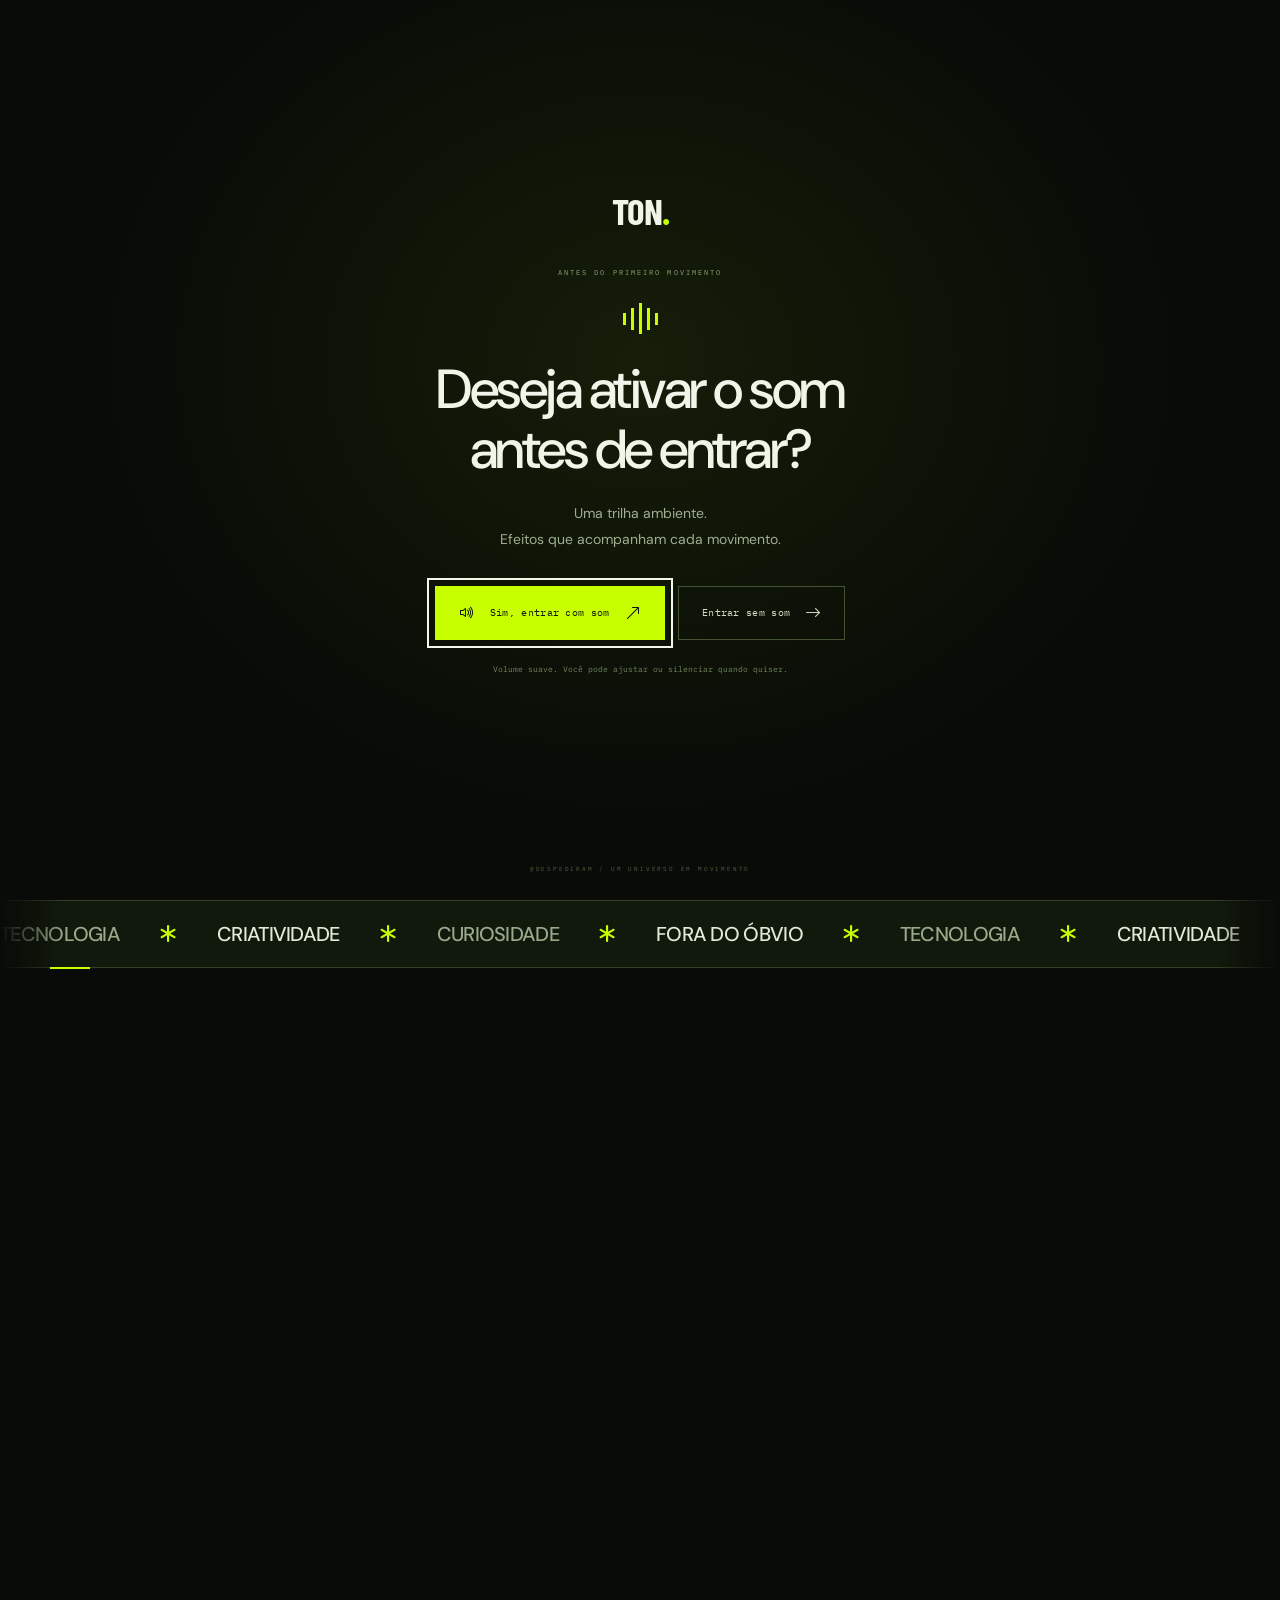
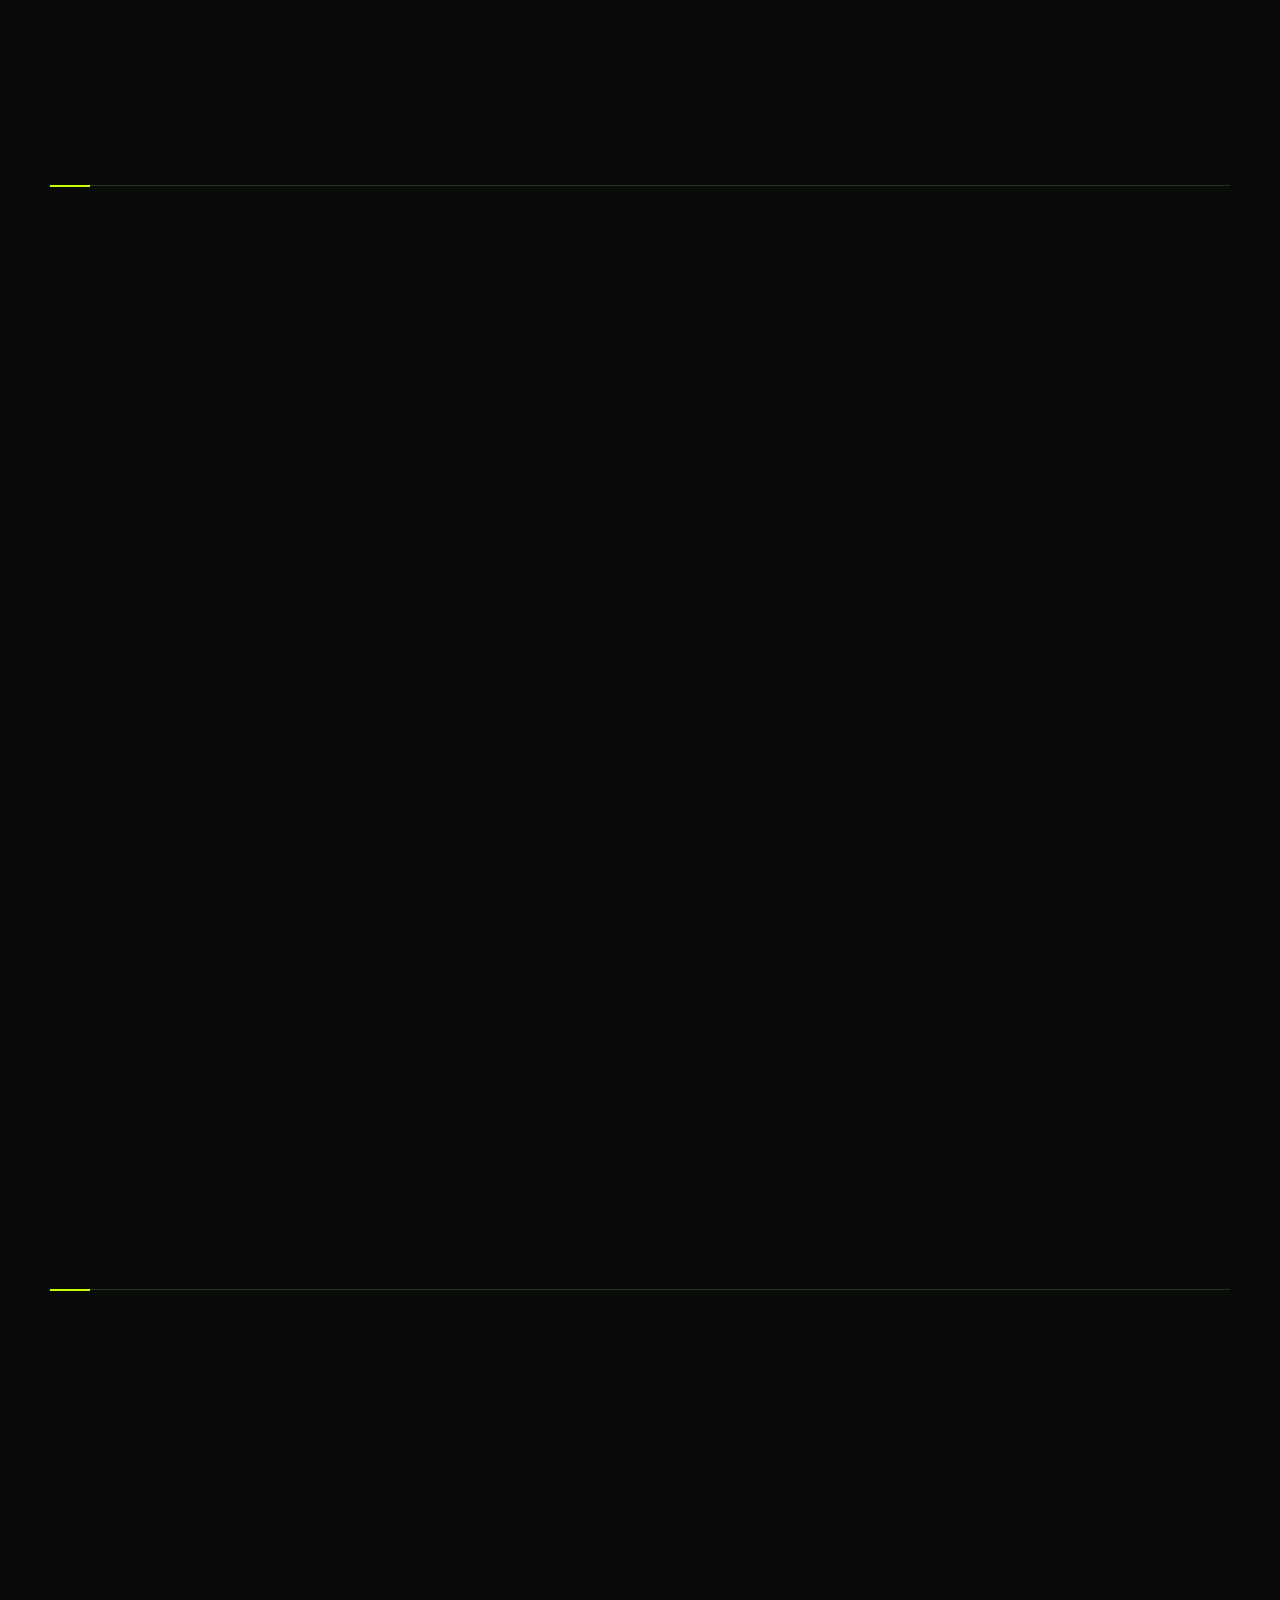
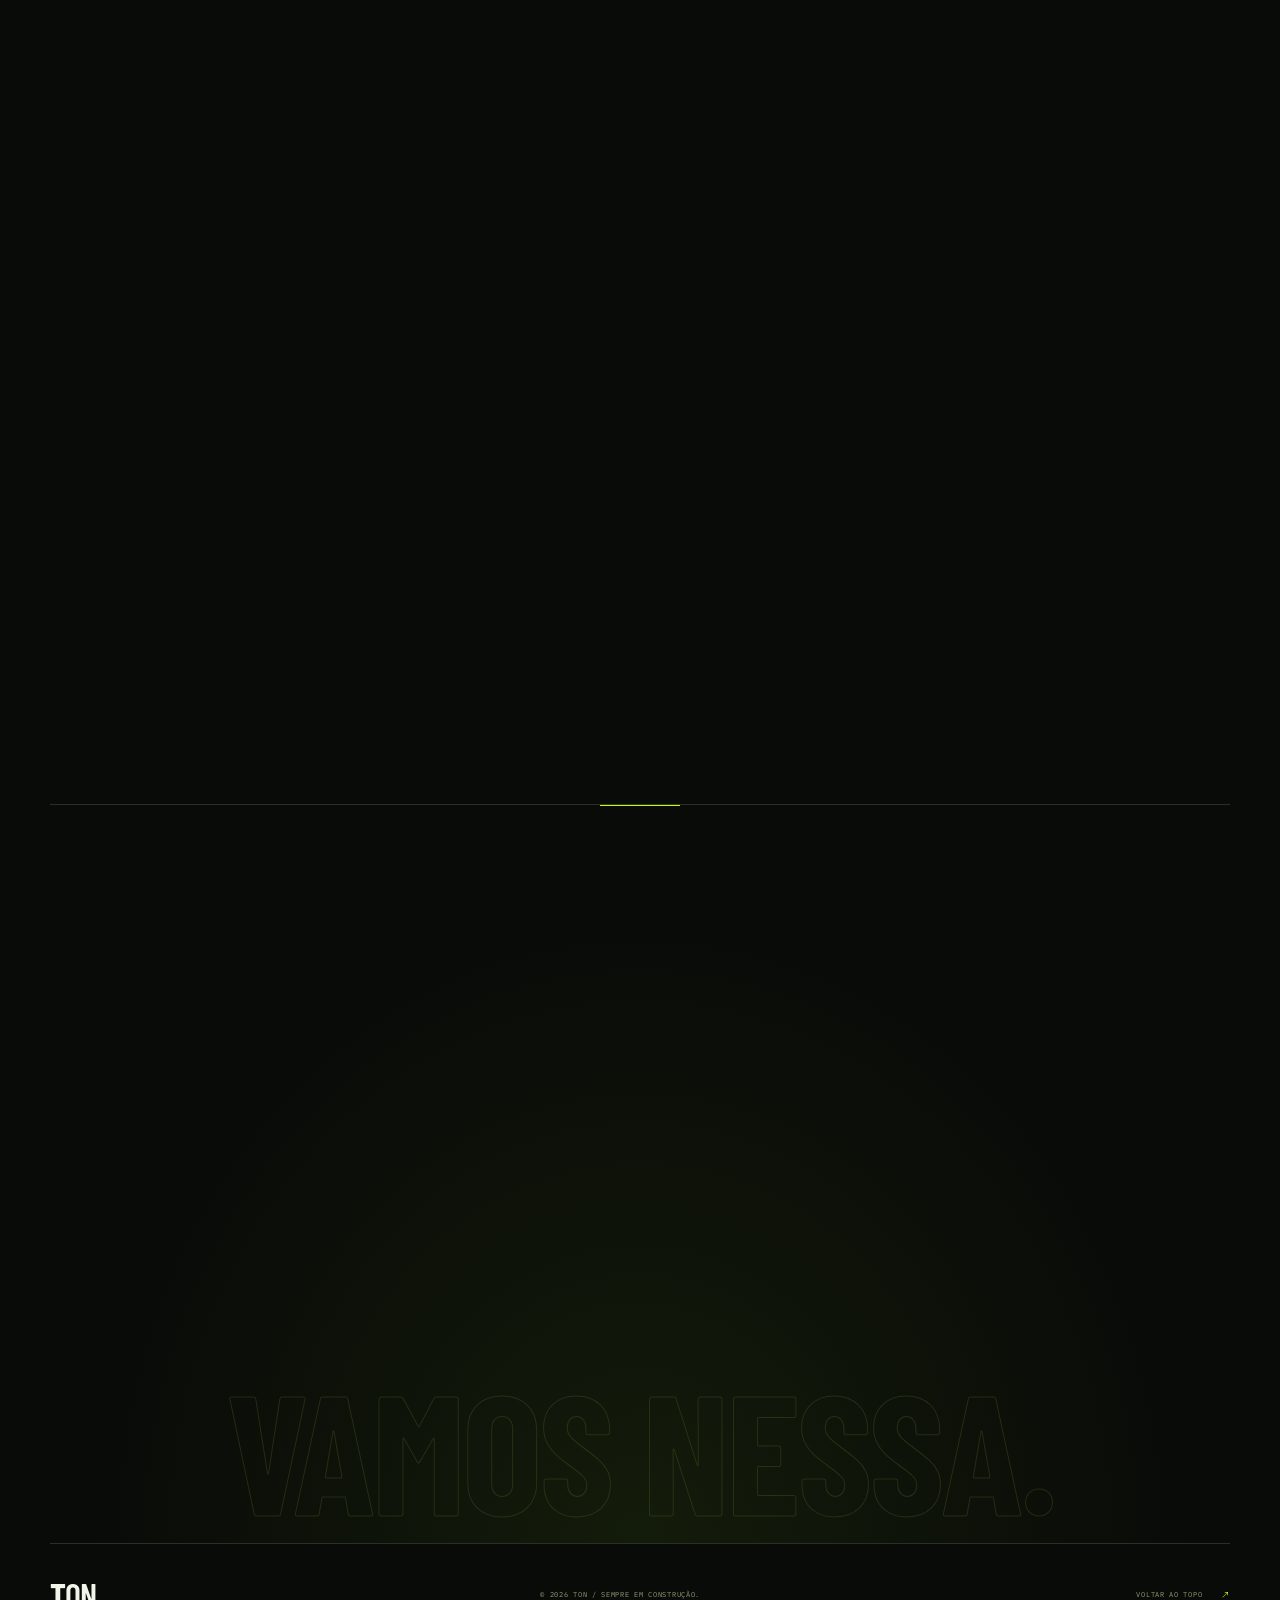
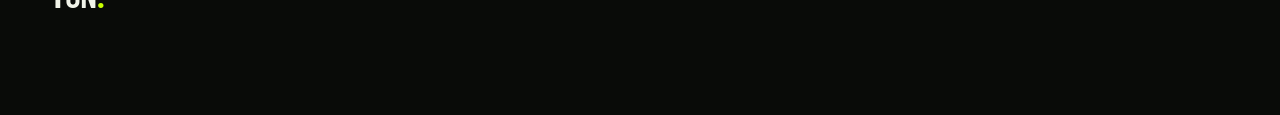
<file: index.html>
<!doctype html><html lang="pt-BR" class="entry-pending controls-pending"><head><meta charset="UTF-8"><meta name="viewport" content="width=device-width,initial-scale=1"><meta name="theme-color" content="#090b08"><title>Ton — Portfólio / @despediram</title><meta name="description" content="Ton. Tecnologia, criatividade e jogos. Um universo em construção. Encontre @despediram no Instagram, TikTok, YouTube e Discord."><link rel="icon" href="assets/favicon.svg"><link rel="canonical" href="https://despediram.github.io/"><meta property="og:title" content="Ton — ideias fora do óbvio"><meta property="og:description" content="Tecnologia, criatividade e jogos. Conheça meu universo e encontre @despediram."><meta property="og:type" content="website"><meta property="og:url" content="https://despediram.github.io/"><meta property="og:image" content="https://despediram.github.io/assets/chrome-knot.webp"><meta name="twitter:card" content="summary_large_image"><link rel="preconnect" href="https://fonts.googleapis.com"><link rel="preconnect" href="https://fonts.gstatic.com" crossorigin><link href="https://fonts.googleapis.com/css2?family=Barlow+Condensed:wght@600;700;800&family=DM+Sans:wght@400;500;600;700&family=IBM+Plex+Mono:wght@400;500&display=swap" rel="stylesheet"><link rel="stylesheet" href="assets/bootstrap-icons.css"><link rel="stylesheet" href="style.css?v=20261106-uniform-intro"></head><body><section id="entry-screen" role="dialog" aria-modal="true" aria-labelledby="entry-title" aria-describedby="entry-description"><div class="entry-aura" aria-hidden="true"></div><div class="entry-content"><a class="entry-brand" href="#inicio" tabindex="-1" aria-hidden="true">TON<span>.</span></a><p class="entry-kicker mono">ANTES DO PRIMEIRO MOVIMENTO</p><div class="entry-sound-mark" aria-hidden="true"><i></i><i></i><i></i><i></i><i></i></div><h1 id="entry-title">Deseja ativar o som<br>antes de entrar?</h1><p id="entry-description">Uma trilha ambiente.<br>Efeitos que acompanham cada movimento.</p><div class="entry-actions"><button id="entry-with-sound" type="button"><i class="bi bi-volume-up" aria-hidden="true"></i> Sim, entrar com som <i class="bi bi-arrow-up-right" aria-hidden="true"></i></button><button id="entry-without-sound" type="button">Entrar sem som <i class="bi bi-arrow-right" aria-hidden="true"></i></button></div><p id="entry-status" role="status">Volume suave. Você pode ajustar ou silenciar quando quiser.</p></div><span class="entry-foot mono">@DESPEDIRAM / UM UNIVERSO EM MOVIMENTO</span></section><noscript><style>#entry-screen{display:none!important}html.entry-pending,html.entry-pending body{overflow:auto!important}</style></noscript>
<a class="skip" href="#sobre">Pular para conteúdo</a><div class="progress" aria-hidden="true"></div><div class="cursor-halo" aria-hidden="true"><span></span></div>
<header class="wrap"><a class="brand" href="#inicio" aria-label="Ton, início">T<span>ON</span><b>.</b><span class="brand-code">/ PORTFÓLIO</span></a><nav aria-label="Navegação principal"><a href="#sobre">Sobre</a><a href="#universo">Universo</a><a href="#redes">Redes</a></nav><a class="nav-contact" href="#contato">Vamos conversar <i class="bi bi-arrow-up-right" aria-hidden="true"></i></a></header>
<main>
<section class="hero cinematic-hero" id="inicio" aria-label="Apresentação de Ton"><div class="cinema-meta mono"><span><i class="status-dot"></i> TON / @DESPEDIRAM</span><span>TECNOLOGIA · JOGOS · CRIAÇÃO</span></div><div class="particle-art" role="img" aria-label="Escultura cromada de Ton formada por milhares de partículas"><img class="particle-fallback" src="assets/chrome-knot.webp" alt="" aria-hidden="true"><canvas id="hero-particles" aria-hidden="true"></canvas></div><div class="cinema-content"><p class="cinema-eyebrow mono">OLÁ, EU SOU TON. ESTE É MEU UNIVERSO.</p><div class="hero-title-wrap"><h1 class="outline-title">PORTFÓLIO</h1></div><div class="cinema-under"><p>Curiosidade em<br><em>constante movimento.</em></p><a class="cinema-cta" href="#redes"><span>Encontre meu sinal</span><i class="bi bi-arrow-up-right" aria-hidden="true"></i></a></div></div><div class="cinema-bottom mono"><span>BRASIL / CONECTADO AO MUNDO</span><a href="#sobre">SCROLL PARA EXPLORAR <i class="bi bi-arrow-down" aria-hidden="true"></i></a><span>01 — INFINITAS POSSIBILIDADES</span></div></section>
<div class="signal-strip" aria-hidden="true"><div class="signal-track"><div class="signal-group"><div class="signal-sequence"><span>TECNOLOGIA</span><i class="bi bi-asterisk"></i><span>CRIATIVIDADE</span><i class="bi bi-asterisk"></i><span>CURIOSIDADE</span><i class="bi bi-asterisk"></i><span>FORA DO ÓBVIO</span><i class="bi bi-asterisk"></i></div><div class="signal-sequence"><span>TECNOLOGIA</span><i class="bi bi-asterisk"></i><span>CRIATIVIDADE</span><i class="bi bi-asterisk"></i><span>CURIOSIDADE</span><i class="bi bi-asterisk"></i><span>FORA DO ÓBVIO</span><i class="bi bi-asterisk"></i></div><div class="signal-sequence"><span>TECNOLOGIA</span><i class="bi bi-asterisk"></i><span>CRIATIVIDADE</span><i class="bi bi-asterisk"></i><span>CURIOSIDADE</span><i class="bi bi-asterisk"></i><span>FORA DO ÓBVIO</span><i class="bi bi-asterisk"></i></div><div class="signal-sequence"><span>TECNOLOGIA</span><i class="bi bi-asterisk"></i><span>CRIATIVIDADE</span><i class="bi bi-asterisk"></i><span>CURIOSIDADE</span><i class="bi bi-asterisk"></i><span>FORA DO ÓBVIO</span><i class="bi bi-asterisk"></i></div></div><div class="signal-group"><div class="signal-sequence"><span>TECNOLOGIA</span><i class="bi bi-asterisk"></i><span>CRIATIVIDADE</span><i class="bi bi-asterisk"></i><span>CURIOSIDADE</span><i class="bi bi-asterisk"></i><span>FORA DO ÓBVIO</span><i class="bi bi-asterisk"></i></div><div class="signal-sequence"><span>TECNOLOGIA</span><i class="bi bi-asterisk"></i><span>CRIATIVIDADE</span><i class="bi bi-asterisk"></i><span>CURIOSIDADE</span><i class="bi bi-asterisk"></i><span>FORA DO ÓBVIO</span><i class="bi bi-asterisk"></i></div><div class="signal-sequence"><span>TECNOLOGIA</span><i class="bi bi-asterisk"></i><span>CRIATIVIDADE</span><i class="bi bi-asterisk"></i><span>CURIOSIDADE</span><i class="bi bi-asterisk"></i><span>FORA DO ÓBVIO</span><i class="bi bi-asterisk"></i></div><div class="signal-sequence"><span>TECNOLOGIA</span><i class="bi bi-asterisk"></i><span>CRIATIVIDADE</span><i class="bi bi-asterisk"></i><span>CURIOSIDADE</span><i class="bi bi-asterisk"></i><span>FORA DO ÓBVIO</span><i class="bi bi-asterisk"></i></div></div></div></div><section class="about wrap section" id="sobre"><div class="section-heading reveal"><div><p class="kicker mono">01 / POR TRÁS DO @</p><h2>Curioso por natureza.<br><span>Criativo por escolha.</span></h2></div><span class="section-code mono">[ SOBRE.TON ]</span></div><div class="about-grid"><div class="about-body reveal"><p class="intro">Não vim para ficar no óbvio.</p><p>Gosto de entender como as coisas funcionam — e descobrir o que acontece quando a gente faz diferente. Tecnologia, jogos e criação digital fazem parte desse caminho.</p><p>Este é meu espaço na internet. Um ponto de encontro entre o que eu gosto, o que eu exploro e o que ainda quero criar.</p><div class="code-line mono"><span>&gt;</span> enquanto houver curiosidade, existe um próximo passo<span class="blink">_</span></div></div><aside class="identity reveal tilt-surface"><div class="identity-monogram" aria-hidden="true">T<span>.</span><small>TON / @DESPEDIRAM</small></div><div class="identity-top mono"><span>IDENTITY.FILE</span><i class="bi bi-arrow-up-right" aria-hidden="true"></i></div><dl><div><dt>Nome</dt><dd>Ton</dd></div><div><dt>Na internet</dt><dd>@despediram</dd></div><div><dt>Localização</dt><dd>Brasil / Mundo</dd></div><div><dt>Modo atual</dt><dd><span class="status-dot"></span> Explorando</dd></div></dl><div class="identity-footer mono">VERSÃO HUMANA. SEM MODO AUTOMÁTICO.</div></aside></div></section>
<section class="universe wrap section" id="universo"><div class="section-heading reveal"><div><p class="kicker mono">02 / MEU UNIVERSO</p><h2>O que me <span>move.</span></h2></div><p class="section-description">Entre uma ideia e outra,<br>sempre existe algo novo para explorar.</p></div><div class="interest-grid"><article class="interest reveal tilt-surface"><div class="card-label mono"><span>DOMAIN.01</span><i class="bi bi-code-slash" aria-hidden="true"></i></div><h3>Do zero<br> ao digital.</h3><div class="demo-shell"><div class="demo-chrome"><span><i class="bi bi-window" aria-hidden="true"></i> orbita.html</span><button class="demo-open" data-demo="orbita" aria-label="Ampliar exemplo Órbita">AMPLIAR <i class="bi bi-arrow-up-right" aria-hidden="true"></i></button></div><div class="demo-viewport"><iframe class="mini-site" src="demos/orbita.html" title="Mini site Órbita, exemplo HTML interativo" loading="lazy" sandbox="allow-scripts" scrolling="no"></iframe></div></div><span class="demo-caption mono">01 / CURSORES · MONTAGEM DA INTERFACE</span><p>Entender, experimentar, construir. A curiosidade é sempre o primeiro comando.</p><div class="tags mono"><span>TECNOLOGIA</span><span>IDEIAS</span></div><div class="interest-foot mono">&gt; explorar possibilidades<span class="blink">_</span></div></article><article class="interest reveal tilt-surface"><div class="card-label mono"><span>DOMAIN.02</span><i class="bi bi-controller" aria-hidden="true"></i></div><h3>Além<br> do play.</h3><div class="demo-shell"><div class="demo-chrome"><span><i class="bi bi-window" aria-hidden="true"></i> afterplay.html</span><button class="demo-open" data-demo="afterplay" aria-label="Ampliar exemplo Afterplay">AMPLIAR <i class="bi bi-arrow-up-right" aria-hidden="true"></i></button></div><div class="demo-viewport"><iframe class="mini-site" src="demos/afterplay.html" title="Mini site Afterplay, exemplo HTML interativo" loading="lazy" sandbox="allow-scripts" scrolling="no"></iframe></div></div><span class="demo-caption mono">02 / TIPOGRAFIA · FORMAÇÃO EM PARTÍCULAS</span><p>Mundos para descobrir, sistemas para entender e experiências para compartilhar.</p><div class="tags mono"><span>GAMES</span><span>DESCOBERTAS</span></div><div class="interest-foot mono">&gt; iniciar uma nova jornada<span class="blink">_</span></div></article><article class="interest reveal tilt-surface"><div class="card-label mono"><span>DOMAIN.03</span><i class="bi bi-bezier2" aria-hidden="true"></i></div><h3>Outras<br> perspectivas.</h3><div class="demo-shell"><div class="demo-chrome"><span><i class="bi bi-window" aria-hidden="true"></i> forma.html</span><button class="demo-open" data-demo="forma" aria-label="Ampliar exemplo Forma">AMPLIAR <i class="bi bi-arrow-up-right" aria-hidden="true"></i></button></div><div class="demo-viewport"><iframe class="mini-site" src="demos/forma.html" title="Mini site Forma, exemplo HTML interativo" loading="lazy" sandbox="allow-scripts" scrolling="no"></iframe></div></div><span class="demo-caption mono">03 / EDITORIAL · FORMAS E CORES</span><p>Um mesmo ponto de partida. Infinitas formas de enxergar o que pode vir depois.</p><div class="tags mono"><span>VISUAL</span><span>CRIAÇÃO</span></div><div class="interest-foot mono">&gt; pensar fora do óbvio<span class="blink">_</span></div></article></div></section>
<section class="networks wrap section" id="redes"><div class="section-heading reveal"><div><p class="kicker mono">03 / CONEXÕES ATIVAS</p><h2>Encontre meu <span>sinal.</span></h2></div><p class="section-description">O mesmo @.<br>Diferentes universos.</p></div><div class="social-grid"><a class="social-card reveal tilt-surface" href="https://www.instagram.com/despediram/" target="_blank" rel="noopener noreferrer"><div class="social-top mono"><span>01 / MAIS PERTO</span><i class="bi bi-arrow-up-right" aria-hidden="true"></i></div><span class="social-watermark" aria-hidden="true">01</span><i class="bi bi-instagram brand-icon" aria-hidden="true"></i><h3>Instagram</h3><p>Um outro lado.<br>O mesmo universo.</p><div class="social-foot mono"><span>@despediram</span><span>ABRIR PERFIL <i class="bi bi-arrow-up-right" aria-hidden="true"></i></span></div></a><a class="social-card reveal tilt-surface" href="https://www.tiktok.com/@despediram" target="_blank" rel="noopener noreferrer"><div class="social-top mono"><span>02 / NO SEU RITMO</span><i class="bi bi-arrow-up-right" aria-hidden="true"></i></div><span class="social-watermark" aria-hidden="true">02</span><i class="bi bi-tiktok brand-icon" aria-hidden="true"></i><h3>TikTok</h3><p>Mais movimento.<br>Menos do mesmo.</p><div class="social-foot mono"><span>@despediram</span><span>ABRIR PERFIL <i class="bi bi-arrow-up-right" aria-hidden="true"></i></span></div></a><a class="social-card reveal tilt-surface" href="https://www.youtube.com/@despediram" target="_blank" rel="noopener noreferrer"><div class="social-top mono"><span>03 / DÊ O PLAY</span><i class="bi bi-arrow-up-right" aria-hidden="true"></i></div><span class="social-watermark" aria-hidden="true">03</span><i class="bi bi-youtube brand-icon" aria-hidden="true"></i><h3>YouTube</h3><p>Uma pausa no mundo.<br>Um play por aqui.</p><div class="social-foot mono"><span>@despediram</span><span>ABRIR CANAL <i class="bi bi-arrow-up-right" aria-hidden="true"></i></span></div></a><button class="social-card reveal tilt-surface copy-discord"><div class="social-top mono"><span>04 / A CONVERSA CONTINUA</span><i class="bi bi-arrow-up-right" aria-hidden="true"></i></div><span class="social-watermark" aria-hidden="true">04</span><i class="bi bi-discord brand-icon" aria-hidden="true"></i><h3>Discord</h3><p>Uma boa conversa<br>começa com um oi.</p><div class="social-foot mono"><span>@despediram</span><span>COPIAR USUÁRIO <i class="bi bi-copy" aria-hidden="true"></i></span></div></button></div><div class="networks-note mono reveal"><span>SEM FILTRO DE CONEXÃO. SÓ CHEGAR.</span><span>4 CANAIS / UM MESMO TON</span></div></section>
<section class="contact section" id="contato"><div class="wrap contact-inner"><p class="kicker mono reveal">04 / PRÓXIMO PASSO</p><h2 class="reveal">A próxima ideia<br>pode começar<br>com um <span>olá.</span></h2><p class="reveal">Boas conversas abrem novas possibilidades.</p><a class="btn primary reveal" href="https://www.instagram.com/despediram/" target="_blank" rel="noopener noreferrer">VAMOS CONVERSAR <i class="bi bi-arrow-up-right" aria-hidden="true"></i></a><div class="contact-links mono reveal"><a href="https://www.tiktok.com/@despediram" target="_blank" rel="noopener noreferrer">TikTok</a><a href="https://www.youtube.com/@despediram" target="_blank" rel="noopener noreferrer">YouTube</a><button class="copy-discord">Discord</button></div><span class="contact-watermark" aria-hidden="true">VAMOS NESSA.</span></div></section>
</main><footer class="wrap"><a class="brand" href="#inicio">T<span>ON</span><b>.</b></a><span class="mono">© <span id="year">2026</span> TON / SEMPRE EM CONSTRUÇÃO.</span><a href="#inicio" class="back-top mono">VOLTAR AO TOPO <i class="bi bi-arrow-up-right" aria-hidden="true"></i></a></footer><div class="toast" role="status" aria-live="polite"></div><div id="cinema-intro" aria-hidden="true" hidden><div class="kinetic-word"></div><span class="kinetic-dot"></span></div><canvas id="assembly-canvas" aria-hidden="true"></canvas><div id="assembly-status" class="mono" aria-hidden="true"><div class="assembly-track"><span></span></div><span class="assembly-status-text">INICIANDO CONEXÃO</span><span class="assembly-percentage">00%</span></div><dialog id="demo-dialog" aria-labelledby="demo-dialog-title"><div class="demo-dialog-bar"><div><span class="mono">EXPERIMENTO DE INTERFACE</span><h3 id="demo-dialog-title">Órbita</h3></div><div class="dialog-actions"><button id="dialog-sound-toggle" type="button" aria-label="Ativar música e efeitos sonoros" aria-pressed="false"><i class="bi bi-volume-mute" aria-hidden="true"></i></button><button id="demo-close" aria-label="Fechar exemplo"><i class="bi bi-x-lg" aria-hidden="true"></i></button></div></div><iframe id="expanded-demo" title="Exemplo HTML ampliado" sandbox="allow-scripts"></iframe><div class="demo-dialog-foot mono">HTML REAL. CORES, MOVIMENTO E INTERAÇÃO.</div></dialog><div class="experience-controls" role="group" aria-label="Controles da experiência"><div class="sound-dock" id="sound-dock" data-state="muted"><button id="sound-toggle" type="button" aria-pressed="false" aria-label="Ativar música e efeitos sonoros"><i class="bi bi-volume-mute" aria-hidden="true"></i><span>ATIVAR SOM</span><span class="sound-wave" aria-hidden="true"><b></b><b></b><b></b></span></button><button id="sound-settings" type="button" aria-expanded="false" aria-controls="sound-panel" aria-label="Ajustes de áudio"><i class="bi bi-sliders2" aria-hidden="true"></i></button><section id="sound-panel" aria-label="Ajustes de áudio" hidden><div class="sound-panel-heading"><span class="mono">ATMOSFERA / TON</span><button id="sound-panel-close" type="button" aria-label="Fechar ajustes de áudio">×</button></div><p>Uma trilha para explorar.</p><span class="sound-track-name">SINTONIA — AMBIENTE ORIGINAL</span><label class="sound-option"><span>Música ambiente</span><input id="music-enabled" type="checkbox" checked></label><label class="sound-option"><span>Efeitos sonoros</span><input id="sfx-enabled" type="checkbox" checked></label><label class="sound-volume-label" for="sound-volume">Volume <output id="sound-volume-value">25%</output></label><input id="sound-volume" type="range" min="0" max="100" step="1" value="25" aria-label="Volume do áudio"><div class="sound-meter" aria-hidden="true"><span></span></div><output id="sound-status" role="status" aria-live="polite">Toque em Ativar som para ouvir.</output></section></div><div class="effects-panel mono"><span class="panel-status"><i class="status-dot"></i> TON / ONLINE</span><button id="replay-assembly" aria-label="Rever animação de montagem"><i class="bi bi-arrow-clockwise" aria-hidden="true"></i> REVER MONTAGEM</button><button id="motion-toggle" aria-pressed="false">EFEITOS <span>ON</span> <i class="bi bi-sliders2" aria-hidden="true"></i></button></div></div><script src="script.js"></script><script src="assembly.js?v=20261106-no-skip"></script><script src="particles.js"></script><script src="demos.js"></script><script src="sound.js"></script><script src="entry.js"></script></body></html>
</file>
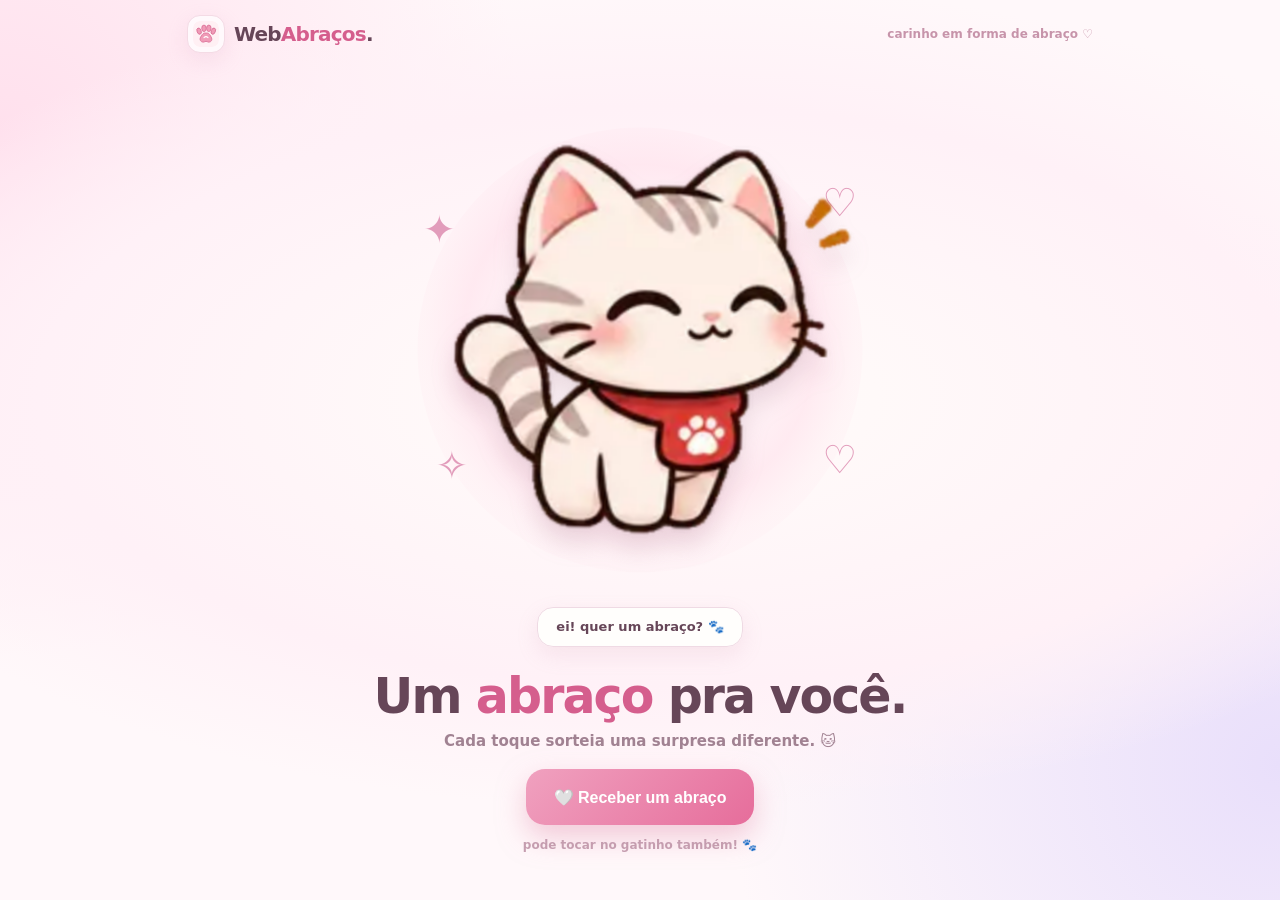
<file: abracos/index.html>
<!doctype html>
<html lang="pt-BR">
<head>
<meta charset="utf-8">
<meta name="viewport" content="width=device-width,initial-scale=1,viewport-fit=cover">
<meta name="theme-color" content="#fff5f8">
<meta name="description" content="WebAbraços — um gatinho fofinho que caminha e entrega abraços virtuais com várias animações.">
<meta property="og:type" content="website"><meta property="og:title" content="WebAbraços 🐾">
<meta property="og:description" content="Cada toque, um abraço diferente do mesmo gatinho!">
<title>WebAbraços 🐾 — abraços surpresa</title>
<link rel="icon" type="image/svg+xml" href="data:image/svg+xml,%3Csvg%20xmlns%3D%22http%3A%2F%2Fwww.w3.org%2F2000%2Fsvg%22%20viewBox%3D%220%200%2064%2064%22%3E%3Crect%20width%3D%2264%22%20height%3D%2264%22%20rx%3D%2217%22%20fill%3D%22%23fff0f4%22%2F%3E%3Cg%20fill%3D%22%23f09bb7%22%20stroke%3D%22%23d96d95%22%20stroke-width%3D%222%22%3E%3Cellipse%20cx%3D%2215%22%20cy%3D%2225%22%20rx%3D%225%22%20ry%3D%228%22%20transform%3D%22rotate(-20%2015%2025)%22%2F%3E%3Cellipse%20cx%3D%2227%22%20cy%3D%2218%22%20rx%3D%225.5%22%20ry%3D%228%22%2F%3E%3Cellipse%20cx%3D%2239%22%20cy%3D%2218%22%20rx%3D%225.5%22%20ry%3D%228%22%2F%3E%3Cellipse%20cx%3D%2250%22%20cy%3D%2225%22%20rx%3D%225%22%20ry%3D%228%22%20transform%3D%22rotate(20%2050%2025)%22%2F%3E%3Cpath%20d%3D%22M32%2030c-6.5-2-9%203-13%209-4%207%200%2013%206.5%2013%203%200%204-2%206.5-2s4%202%206.5%202c7%200%2010-6%206-13-3-6-7-11-12.5-9z%22%2F%3E%3C%2Fg%3E%3Cpath%20d%3D%22M27%2041q5-5%2010%200%22%20fill%3D%22none%22%20stroke%3D%22%23fff%22%20stroke-width%3D%222.5%22%20stroke-linecap%3D%22round%22%2F%3E%3C%2Fsvg%3E">
<style>
:root{font-family:ui-rounded,system-ui,-apple-system,"Segoe UI",sans-serif;--ink:#664658;--muted:#a18292;--rose:#e979a4;--deep:#d55e8d;--border:#efdae4}
*{box-sizing:border-box}html{min-height:100%;background:#fff6fa}
body{margin:0;min-height:100svh;color:var(--ink);overflow-x:clip;background:radial-gradient(ellipse 70% 46% at 52% 44%,#fffdfa,#fff1f7 70%,transparent),radial-gradient(circle at 0% 15%,#ffe0ed,transparent 35%),radial-gradient(circle at 100% 85%,#e9dffb,transparent 37%),#fff8fa}
header{height:67px;position:relative;z-index:2;width:min(100%,950px);margin:auto;padding:13px 22px;display:flex;align-items:center;justify-content:space-between;gap:12px}
.brand{display:flex;align-items:center;gap:9px;font-weight:900;letter-spacing:-.8px;font-size:20px;white-space:nowrap}
.brand svg{width:38px;height:38px;background:#fff9fc;border:1px solid #f4dbe5;border-radius:13px;padding:5px;box-shadow:0 7px 20px #dda6c133}
.brand strong{color:var(--deep)}.header-note{font-size:12px;font-weight:650;color:#c794aa}
main{min-height:calc(100svh - 67px);width:min(100%,760px);padding:0 16px calc(30px + env(safe-area-inset-bottom));margin:auto;display:flex;flex-direction:column;align-items:center;justify-content:center;text-align:center}
.stage{width:min(100%,620px);height:min(62svh,560px);min-height:295px;position:relative;display:grid;place-items:center;isolation:isolate}
.halo{position:absolute;inset:6% 5% 5%;border-radius:50%;background:radial-gradient(circle,#fff 5%,#ffebf1 52%,#f8ddeb91 70%,transparent 80%);transition:transform .4s,filter .4s}
.stage.contact .halo{transform:scale(1.12);filter:blur(2px)}
.orbit{position:absolute;width:83%;aspect-ratio:1;border:2px dashed #edc7d66b;border-radius:50%;animation:spin 100s linear infinite;pointer-events:none}
.star{position:absolute;color:#e29cbb;font-size:clamp(22px,4vw,39px);animation:twinkle 3s ease-in-out infinite;pointer-events:none;user-select:none}
.star.a{left:7%;top:16%}.star.b{right:8%;top:14%;animation-delay:.6s}.star.c{left:12%;bottom:20%;animation-delay:1.3s}.star.d{right:11%;bottom:23%;animation-delay:1.8s}
.cat{position:relative;z-index:2;width:min(100%,530px);aspect-ratio:1;display:grid;place-items:center;border:0;padding:0;background:transparent;cursor:pointer;transform-origin:center 70%;will-change:transform;-webkit-tap-highlight-color:transparent;touch-action:manipulation;-webkit-user-select:none;user-select:none}
.cat canvas{display:block;width:100%;height:auto;aspect-ratio:1;pointer-events:none;filter:drop-shadow(0 17px 15px #c28ca950)}
.cat:focus:not(:focus-visible){outline:none}.cat:focus-visible,.main-button:focus-visible{outline:3px solid #b04d7f;outline-offset:4px;border-radius:22px}
.speech{position:absolute;z-index:3;bottom:4px;left:50%;transform:translateX(-50%);min-width:180px;max-width:90%;padding:12px 18px;background:#fffefcf2;border:1px solid var(--border);border-radius:20px 20px 20px 5px;box-shadow:0 10px 30px #c88ea94b;font-weight:800;line-height:1.4;font-size:clamp(12px,2.8vw,15px)}
.speech.pop{animation:pop .35s ease}
h1{font-size:clamp(31px,7vw,49px);letter-spacing:-1.9px;margin:12px 0 8px;line-height:1.1;font-weight:900}
h1 span{color:var(--deep)}
.description{font-weight:600;font-size:clamp(13px,3vw,15px);color:var(--muted);margin:0 0 20px}
.main-button{appearance:none;border:0;border-radius:19px;padding:16px 28px;min-height:56px;background:linear-gradient(135deg,#f0a1bf,#e66d9b);color:#fff;box-shadow:0 12px 28px #e7a0ba88;font-size:16px;font-weight:850;cursor:pointer;transition:transform .18s;-webkit-tap-highlight-color:transparent;touch-action:manipulation}
.main-button:hover{transform:translateY(-2px)}.main-button:active{transform:scale(.97)}
.hint{font-size:12px;color:#c59daf;font-weight:650;margin:13px 0 0}
.particles{position:fixed;inset:0;overflow:hidden;pointer-events:none;z-index:10}
.p{position:fixed;top:0;left:0;opacity:0;font-size:var(--size,23px);animation:fly var(--dur,1400ms) ease-out forwards;will-change:transform,opacity}
@keyframes fly{0%{opacity:0;transform:translate(var(--x),var(--y)) scale(.5)}12%{opacity:1}80%{opacity:1}100%{opacity:0;transform:translate(calc(var(--x) + var(--dx)),calc(var(--y) + var(--dy))) rotate(var(--rot,25deg)) scale(1.3)}}
@keyframes spin{to{transform:rotate(360deg)}}
@keyframes twinkle{0%,100%{transform:scale(.9);opacity:.65}50%{transform:scale(1.19);opacity:1}}
@keyframes pop{50%{transform:translateX(-50%) scale(1.07)}}
@media(max-width:550px){header{height:57px;padding:10px 14px}.brand{font-size:18px}.brand svg{width:37px;height:37px}.header-note{font-size:10px}main{min-height:calc(100svh - 57px);padding:0 11px calc(21px + env(safe-area-inset-bottom))}.stage{height:min(61svh,475px);min-height:275px}.orbit{width:88%}.cat{width:100%}.description{margin-bottom:17px}}
@media(max-height:670px){.stage{height:52svh;min-height:215px}h1{margin-top:8px}.description{margin-bottom:11px}.main-button{min-height:48px;padding:11px 23px}}
@media(prefers-reduced-motion:reduce){.star,.orbit{animation:none}*,*::before,*::after{scroll-behavior:auto!important}}

/* Random animation update: preserve touch UX while preventing the cat from escaping its stage. */
.cat,#cat-canvas{transition:none!important;-webkit-tap-highlight-color:transparent}
.cat{overflow:visible}
.stage{isolation:isolate}

/* Alinha o círculo e o aro ao centro VISUAL do gatinho (a arte no sprite tem uma margem maior à direita).
   Dimensões 1:1 impedem que o círculo vire uma elipse em telas menores. */
.halo,.orbit{
  left:calc(50% - clamp(14px,3.1vw,25px));
  top:50%;
  translate:-50% -50%;
}
.halo{
  inset:auto;
  left:calc(50% - clamp(14px,3.1vw,25px));
  top:50%;
  width:min(90%,540px);
  aspect-ratio:1 / 1;
}
.orbit{
  width:min(86%,520px);
  aspect-ratio:1 / 1;
}
@media(max-width:550px){
  .halo{width:min(92%,430px)}
  .orbit{width:min(87%,405px)}
}


/* Reworked stage composition: a soft, borderless glow, not a large offset pink disc. */
.stage{
  height:min(60svh,530px);
  min-height:295px;
  margin-inline:auto;
  overflow:visible;
}
.halo{
  inset:auto;
  left:50%;
  top:50%;
  translate:-50% -50%;
  width:min(80%,445px);
  height:auto;
  aspect-ratio:1/1;
  background:radial-gradient(circle at 50% 48%,
    rgba(255,255,255,.95) 0%,
    rgba(255,246,249,.95) 35%,
    rgba(255,224,235,.6) 55%,
    rgba(255,225,235,.2) 67%,
    transparent 81%);
  box-shadow:none;
  border:0;
  pointer-events:none;
}
.stage.contact .halo{transform:scale(1.065);filter:blur(3px)}
.orbit{display:none}
.cat{width:min(100%,510px);z-index:2}
#cat-canvas{
  transform:translateX(4%);
  transform-origin:center;
  filter:drop-shadow(0 18px 12px rgba(155,93,121,.19));
}
.star.a{left:15%;top:23%}
.star.b{right:15%;top:18%}
.star.c{left:17%;bottom:24%}
.star.d{right:15%;bottom:25%}
.speech{
  position:relative;
  left:auto;
  bottom:auto;
  transform:none;
  width:fit-content;
  min-width:0;
  max-width:min(85%,370px);
  margin:-8px auto 5px;
  padding:10px 18px;
  z-index:4;
  border-radius:16px;
  font-size:13px;
  box-shadow:0 8px 22px rgba(201,133,162,.14);
}
.speech.pop{animation:note-pop .3s ease}
@keyframes note-pop{0%{scale:.97}55%{scale:1.04}100%{scale:1}}
h1{margin:18px 0 8px}
.description{margin-bottom:19px}
@media(max-width:550px){
  .stage{height:min(57svh,450px);min-height:260px}
  .halo{width:min(83%,405px)}
  .cat{width:100%}
  #cat-canvas{transform:translateX(4%)}
  .speech{margin:-8px auto 2px;max-width:89%;font-size:12px;padding:10px 14px}
  h1{margin-top:16px}
}
@media(max-height:670px){
  .stage{height:52svh;min-height:205px}
  .speech{margin-top:-12px}
}
</style>
</head>
<body>
<header><div class="brand" aria-label="WebAbraços"><svg xmlns="http://www.w3.org/2000/svg" viewBox="0 0 64 64"><rect width="64" height="64" rx="17" fill="#fff0f4"/><g fill="#f09bb7" stroke="#d96d95" stroke-width="2"><ellipse cx="15" cy="25" rx="5" ry="8" transform="rotate(-20 15 25)"/><ellipse cx="27" cy="18" rx="5.5" ry="8"/><ellipse cx="39" cy="18" rx="5.5" ry="8"/><ellipse cx="50" cy="25" rx="5" ry="8" transform="rotate(20 50 25)"/><path d="M32 30c-6.5-2-9 3-13 9-4 7 0 13 6.5 13 3 0 4-2 6.5-2s4 2 6.5 2c7 0 10-6 6-13-3-6-7-11-12.5-9z"/></g><path d="M27 41q5-5 10 0" fill="none" stroke="#fff" stroke-width="2.5" stroke-linecap="round"/></svg><span>Web<strong>Abraços</strong>.</span></div><span class="header-note" aria-hidden="true">carinho em forma de abraço ♡</span></header>
<main>
<section class="stage" id="stage" aria-label="Gatinho com diversas animações de abraço">
<div class="halo" aria-hidden="true"></div><div class="orbit" aria-hidden="true"></div>
<span class="star a" aria-hidden="true">✦</span><span class="star b" aria-hidden="true">♡</span><span class="star c" aria-hidden="true">✧</span><span class="star d" aria-hidden="true">♡</span>
<button id="cat" class="cat" type="button" aria-label="Tocar para receber um abraço surpresa do gatinho"><canvas id="cat-canvas" width="460" height="460" role="img" aria-label="O mesmo gatinho fofinho caminhando e abrindo as patinhas para dar um abraço"></canvas></button>
</section>
<div id="speech" class="speech" role="status" aria-live="polite">ei! quer um abraço? 🐾</div>
<h1>Um <span>abraço</span> pra você.</h1>
<p class="description">Cada toque sorteia uma surpresa diferente. 🐱</p>
<button id="hug" class="main-button" type="button">🤍 Receber um abraço</button>
<p class="hint">pode tocar no gatinho também! 🐾</p>
</main>
<div id="particles" class="particles" aria-hidden="true"></div>
<img id="sprite" src="[data-uri]" alt="" hidden>
<script>
(()=>{
"use strict";
const $=id=>document.getElementById(id);
const cat=$("cat"),button=$("hug"),speech=$("speech"),stage=$("stage"),canvas=$("cat-canvas"),ctx=canvas.getContext("2d"),sprite=$("sprite"),layer=$("particles");
const reduceMotion=window.matchMedia&&window.matchMedia("(prefers-reduced-motion: reduce)").matches;
const clamp=(v,a,b)=>Math.max(a,Math.min(b,v)),mix=(a,b,t)=>a+(b-a)*t;
const smooth=t=>t*t*(3-2*t),out=t=>1-Math.pow(1-t,3),inout=t=>t<.5?4*t*t*t:1-Math.pow(-2*t+2,3)/2;
// All animations below use the ORIGINAL 16-frame kitten sheet. Each style has its own
// choreography and pose order, not a shared "run then hug" sequence.
const S=(ms,frames,from,to,fx={})=>({ms,frames,from,to,...fx});
const center=[0,0,.94,0,1],hugged=[0,35,1.36,0,1],back=[0,0,.94,0,1];
const styles=[
 {id:"still",hello:"um abracinho sem sair do lugar! 🐾",end:"abraço fofinho, bem de pertinho 🤍",particles:"soft",steps:[
 S(600,[0,1,14,15,0],center,[0,-6,.98,4,1],{wiggle:3}),
 S(980,[7,8,9,10,11,12],[0,-6,.98,4,1],[0,34,1.38,0,1],{contact:.45}),
 S(690,[12,11,10,9,8,0],[0,34,1.38,0,1],back)
 ]},
 {id:"slow",hello:"um passinho de cada vez... 🐾",end:"um abraço quentinho e calminho ☁️",particles:"soft",steps:[
 S(1350,[0,1,2,1,3,4,3,5],[-178,18,.70,-7,1],[0,0,1.02,0,1],{steps:true,wave:3}),
 S(470,[6,7,8,9,10],[0,0,1.02,0,1],[0,5,1.1,0,1]),
 S(1300,[10,11,12,13,12,12,11],[0,5,1.1,0,1],[0,39,1.32,-2,1],{contact:.23}),
 S(730,[13,14,15,0],[0,39,1.32,-2,1],back)
 ]},
 {id:"side-right",hello:"surpresa! vim desse lado! 👀",end:"abraço surpresa! 🐈",particles:"paw",steps:[
 S(420,[14,15,0,1],[220,22,.75,10,1],[185,15,.77,4,1],{wiggle:5}),
 S(650,[2,3,4,5,6,7],[185,15,.77,4,1],[0,0,1.06,0,1],{steps:true,hop:14}),
 S(720,[8,9,10,11,12],[0,0,1.06,0,1],[0,43,1.38,4,1],{contact:.3}),
 S(650,[12,13,14,15,0],[0,43,1.38,4,1],back)
 ]},
 {id:"hops",hello:"pulando de alegria até você! 🐱",end:"abraço saltitante! ✨",particles:"spark",steps:[
 S(1050,[0,2,3,4,5,6,7],[-160,17,.7,-9,1],[0,-11,1.08,5,1],{hop:43,hopCount:3,steps:true,wiggle:6}),
 S(340,[7,8,9],[0,-11,1.08,5,1],[0,-25,1.14,0,1],{hop:20}),
 S(950,[10,11,12,13,12,11],[0,-25,1.14,0,1],[0,37,1.36,0,1],{contact:.32,hop:9}),
 S(710,[13,14,15,0],[0,37,1.36,0,1],back,{hop:10})
 ]},
 {id:"shy",hello:"oi... posso te abraçar? 🥺",end:"abraço tímido, cheio de carinho 💗",particles:"flower",steps:[
 S(750,[15,14,0,15,14,0],[0,0,.85,-9,1],[-18,-3,.88,-7,1],{wiggle:4}),
 S(740,[0,1,7,8,7,9],[-18,-3,.88,-7,1],[-4,0,1.04,4,1],{wiggle:7}),
 S(1300,[8,9,10,11,12,12,13],[-4,0,1.04,4,1],[0,30,1.29,0,1],{contact:.38}),
 S(870,[13,14,15,15,0],[0,30,1.29,0,1],back)
 ]},
 {id:"super-fast",hello:"lá vou eeeeeu! 💨",end:"abraço relâmpagooo! ⚡",particles:"spark",steps:[
 S(510,[0,1,2,3,4,5,6,7,8],[-220,24,.60,-10,1],[0,-11,1.12,7,1],{steps:true,hop:16,hopCount:4}),
 S(780,[8,10,12,13,11,12],[0,-11,1.12,7,1],[0,43,1.46,-6,1],{contact:.16,wiggle:5}),
 S(570,[13,14,15,0],[0,43,1.46,-6,1],back)
 ]},
 {id:"left-peek",hello:"cadê você? achei! 🐾",end:"abraço de surpresa! 🤗",particles:"paw",steps:[
 S(630,[15,0,14,0,1],[-220,4,.76,-10,1],[-155,2,.81,10,1],{wiggle:13}),
 S(470,[2,3,5,7,8],[-155,2,.81,10,1],[0,-5,1.08,0,1],{steps:true}),
 S(930,[9,10,11,12,13,12],[0,-5,1.08,0,1],[0,40,1.34,0,1],{contact:.25}),
 S(630,[13,14,15,0],[0,40,1.34,0,1],back)
 ]},
 {id:"dance",hello:"um, dois, três... dancinha! 🎵",end:"abraço com dancinha! 🎶",particles:"flower",steps:[
 S(1470,[0,2,4,6,4,2,7,9,7],[-65,0,.84,-8,1],[65,0,1.03,8,1],{wiggle:22,wave:42,hop:12,hopCount:4,steps:true}),
 S(410,[7,8,9,10],[65,0,1.03,8,1],[0,-5,1.14,0,1],{wiggle:15}),
 S(1120,[10,11,12,11,13,12],[0,-5,1.14,0,1],[0,35,1.37,0,1],{contact:.33,wiggle:10}),
 S(690,[12,13,14,15,0],[0,35,1.37,0,1],back,{wiggle:5})
 ]},
 {id:"pop",hello:"tcharam! um abraço apareceu! ✨",end:"abraço de surpresa! 💜",particles:"spark",steps:[
 S(700,[14,15,0,1,7,8],[0,150,.38,-10,1],[0,-12,1.11,4,1],{hop:35,wiggle:8}),
 S(940,[8,9,10,12,13,12],[0,-12,1.11,4,1],[0,35,1.39,0,1],{contact:.25}),
 S(850,[13,12,13,14,15,0],[0,35,1.39,0,1],back,{hop:12})
 ]},
 {id:"double",hello:"preparei dois abraços! 🫂",end:"apertinho duplo! 🤍",particles:"soft",steps:[
 S(400,[0,1,7,8],center,[0,-6,1.06,0,1]),
 S(970,[8,9,10,11,12,11,12],[0,-6,1.06,0,1],[0,39,1.35,0,1],{contact:.22,pulse:3}),
 S(510,[12,11,10,11,12],[0,39,1.35,0,1],[0,44,1.41,0,1],{pulse:4}),
 S(760,[13,12,14,15,0],[0,44,1.41,0,1],back)
 ]},
 {id:"twirl",hello:"um rodopio e... 🤸",end:"um abraço rodopiante! 🌟",particles:"spark",steps:[
 S(850,[0,1,2,3,5,7,9],[0,-15,.79,0,1],[0,-20,1.04,360,1],{hop:25,hopCount:2}),
 S(640,[9,8,9,10,11],[0,-20,1.04,360,1],[0,-3,1.12,360,1],{wiggle:10}),
 S(1110,[10,11,12,13,12],[0,-3,1.12,360,1],[0,37,1.34,360,1],{contact:.21,pulse:2}),
 S(700,[12,13,14,15,0],[0,37,1.34,360,1],back)
 ]},
 {id:"giant",hello:"esse vai ser GIGANTE! 🫶",end:"SUPER ABRAÇOOOO! 🤍",particles:"party",steps:[
 S(650,[0,1,6,7,8],[0,0,.76,0,1],[0,-18,1.08,0,1],{hop:13}),
 S(1300,[8,9,10,11,12,12,13],[0,-18,1.08,0,1],[0,58,1.62,0,1],{contact:.24,pulse:2}),
 S(820,[13,12,11,12,13],[0,58,1.62,0,1],[0,39,1.46,0,1],{pulse:3}),
 S(900,[13,14,15,0],[0,39,1.46,0,1],back)
 ]},
 {id:"floating",hello:"voando devagarinho! ☁️",end:"abraço nas nuvens! 🌸",particles:"flower",steps:[
 S(1240,[0,1,7,8,9,8,7],[160,-135,.64,14,1],[0,-22,1.06,-8,1],{wave:12,wiggle:12}),
 S(520,[8,9,10,11],[0,-22,1.06,-8,1],[0,-1,1.16,0,1],{wave:8}),
 S(1090,[10,11,12,13,12],[0,-1,1.16,0,1],[0,35,1.34,0,1],{contact:.36,pulse:2}),
 S(850,[13,14,15,0],[0,35,1.34,0,1],back,{wave:7})
 ]},
 {id:"sleepy",hello:"cheguei bem devagarinho... 🥱",end:"abraço de descanso 🧸",particles:"soft",steps:[
 S(850,[15,14,15,0,1,0],[0,5,.85,-5,1],[0,-5,.91,5,1],{wiggle:3}),
 S(570,[0,7,8,9,10],[0,-5,.91,5,1],[0,0,1.08,0,1],{wiggle:3}),
 S(1500,[10,11,12,12,12,13],[0,0,1.08,0,1],[0,27,1.27,0,1],{contact:.4,pulse:1}),
 S(950,[13,15,14,15,0],[0,27,1.27,0,1],back)
 ]},
 {id:"party",hello:"oba! chegou a hora do abraço! 🎉",end:"abraço de comemoração! 🎊",particles:"party",steps:[
 S(1130,[0,2,4,5,7,9,7,8],[0,9,.83,-12,1],[0,-25,1.09,12,1],{hop:38,hopCount:3,wiggle:18}),
 S(1130,[9,10,11,12,13,12],[0,-25,1.09,12,1],[0,36,1.38,0,1],{contact:.2,hop:13,pulse:2}),
 S(680,[12,13,14,15,0],[0,36,1.38,0,1],back,{hop:15})
 ]},
 {id:"wave-hug",hello:"oiiii! vem cá! 👋",end:"abraço com as patinhas! 🐾",particles:"paw",steps:[
 S(1050,[0,1,7,8,7,8,9,7],[0,0,.9,-8,1],[0,-6,1.02,8,1],{wiggle:17}),
 S(1040,[8,9,10,11,12,13],[0,-6,1.02,8,1],[0,39,1.36,0,1],{contact:.36,pulse:2}),
 S(670,[13,14,15,0],[0,39,1.36,0,1],back)
 ]}
];
const idleTypes=[
 {frames:[0,0,1,0,15,0],ms:3500,x:0,w:2},
 {frames:[0,14,15,0,1,0],ms:2500,x:0,w:3},
 {frames:[0,1,7,8,7,0],ms:3200,x:5,w:7},
 {frames:[0,2,4,2,0],ms:2900,x:11,w:9},
 {frames:[15,15,0,15,0],ms:3900,x:0,w:2},
 {frames:[0,1,2,3,2,1,0],ms:3200,x:10,w:5},
 {frames:[0,1,9,8,9,0],ms:3700,x:6,w:6}
];
let lastDraw=-1, current=null, previous=-1, deck=[],idleStart=performance.now(),idleIndex=0,ctxAudio=null,pressSerial=0,resetId=0;
const rand=(len)=>{if(window.crypto&&crypto.getRandomValues){const u=new Uint32Array(1);crypto.getRandomValues(u);return u[0]%len}return Math.floor(Math.random()*len)};
function nextStyle(){
 if(!deck.length){
  deck=styles.map((_,i)=>i);
  for(let i=deck.length-1;i>0;i--){const j=rand(i+1);[deck[i],deck[j]]=[deck[j],deck[i]]}
  if(deck.length>1&&deck[deck.length-1]===previous)[deck[0],deck[deck.length-1]]=[deck[deck.length-1],deck[0]];
 }
 let i=deck.pop();previous=i;return styles[i];
}
function spriteFrame(n){
 n=clamp(n|0,0,15);
 if(n===lastDraw||!ctx)return;
 lastDraw=n;ctx.clearRect(0,0,460,460);
 if(!sprite.complete||!sprite.naturalWidth){ctx.font="170px system-ui";ctx.textAlign="center";ctx.fillText("🐱",230,305);return}
 const cell=sprite.naturalWidth/4;
 ctx.drawImage(sprite,(n%4)*cell,Math.floor(n/4)*cell,cell,cell,0,0,460,460);
}
sprite.addEventListener("load",()=>{lastDraw=-1;spriteFrame(0)});
function move(point){
 const scaleRatio=Math.min(1,cat.clientWidth/500);
 const [x,y,s,r,flip]=point;
 cat.style.transform="translate3d("+(x*scaleRatio).toFixed(1)+"px,"+(y*scaleRatio).toFixed(1)+"px,0) rotate("+r.toFixed(1)+"deg) scaleX("+(flip||1)+") scale("+s.toFixed(3)+")";
}
function say(t){speech.textContent=t;speech.classList.remove("pop");void speech.offsetWidth;speech.classList.add("pop")}
function initAudio(){
 if(ctxAudio)return;
 const Audio=window.AudioContext||window.webkitAudioContext;
 if(Audio)try{ctxAudio=new Audio()}catch(e){}
}
function tone(kind){
 if(!ctxAudio||ctxAudio.state!=="running")return;
 const now=ctxAudio.currentTime;
 function n(f,time,len,gain,shape="sine"){
  try{
   const o=ctxAudio.createOscillator(),v=ctxAudio.createGain(),t=now+time;
   o.type=shape;o.frequency.value=f;
   v.gain.setValueAtTime(.0001,t);v.gain.exponentialRampToValueAtTime(gain,t+.023);v.gain.exponentialRampToValueAtTime(.0001,t+len);
   o.connect(v).connect(ctxAudio.destination);o.start(t);o.stop(t+len+.01)
  }catch(e){}
 }
 if(kind==="step"){n(172,0,.11,.038,"triangle");n(285,.025,.07,.02)}
 if(kind==="start"){n(494,0,.15,.045);n(660,.1,.2,.045)}
 if(kind==="hug"){n(392,0,.42,.08);n(523,.09,.50,.08);n(659,.21,.59,.075);n(784,.35,.65,.065)}
}
function particles(theme){
 if(reduceMotion)return;
 const themes={
 soft:["💗","🤍","✨","🫶","♡"],spark:["✨","⭐","✦","🐾","💛"],flower:["🌸","🌼","☁️","✨","🤍"],paw:["🐾","🐱","✨","♡","🤍"],party:["🎉","🎊","⭐","✨","🐾"]
 };
 const icons=themes[theme]||themes.soft,rect=cat.getBoundingClientRect(),originX=rect.left+rect.width*.5,originY=rect.top+rect.height*.43;
 const count=innerWidth<550?27:43;
 for(let i=0;i<count;i++){
  const el=document.createElement("span");el.className="p";el.textContent=icons[rand(icons.length)];
  el.style.setProperty("--x",(originX+(Math.random()-.5)*44)+"px");
  el.style.setProperty("--y",(originY+(Math.random()-.5)*34)+"px");
  el.style.setProperty("--dx",((Math.random()-.5)*470)+"px");
  el.style.setProperty("--dy",(-80-Math.random()*260)+"px");
  el.style.setProperty("--size",(16+Math.random()*19)+"px");
  el.style.setProperty("--dur",(1000+Math.random()*950)+"ms");
  el.style.setProperty("--rot",((Math.random()-.5)*140)+"deg");
  layer.appendChild(el);el.addEventListener("animationend",()=>el.remove(),{once:true});
 }
}
function impact(style){
 stage.classList.add("contact");
 say(style.end);tone("hug");particles(style.particles);
 if(navigator.vibrate)try{navigator.vibrate([25,30,45])}catch(e){}
}
function click(){
 pressSerial++;
 initAudio();if(ctxAudio&&ctxAudio.state==="suspended")ctxAudio.resume().catch(()=>{});
 const style=nextStyle();
 clearTimeout(resetId);
 stage.classList.remove("contact");say(style.hello);
 button.textContent="🐾 Mais um abraço? Toque novamente!";
 // Every tap starts a new random choreography instantly. Taps are not queued.
 current={style,time:performance.now(),lastPart:-1,delivered:false,lastFoot:0,id:pressSerial};
 tone("start");
 if(reduceMotion){
  impact(style);spriteFrame(12);move(hugged);
  const id=pressSerial;resetId=setTimeout(()=>{if(pressSerial===id){current=null;stage.classList.remove("contact");move(back);spriteFrame(0);idleStart=performance.now();button.textContent="🤍 Receber outro abraço"}},850);
 }
}
function animate(t){
 const sequence=current.style.steps, elapsed=t-current.time;
 let offset=0,step=sequence[sequence.length-1],index=sequence.length-1;
 for(let k=0;k<sequence.length;k++){if(elapsed<offset+sequence[k].ms){step=sequence[k];index=k;break}offset+=sequence[k].ms}
 if(index!==current.lastPart)current.lastPart=index;
 const p=clamp((elapsed-offset)/step.ms,0,1);
 const easing=step.ease==="linear"?p:step.ease==="out"?out(p):inout(p);
 const point=step.from.map((v,i)=>i===4?v:mix(v,step.to[i],easing));
 if(step.hop)point[1]-=Math.abs(Math.sin(p*Math.PI*(step.hopCount||2)))*step.hop;
 if(step.wiggle)point[3]+=Math.sin(p*Math.PI*4)*step.wiggle;
 if(step.wave)point[0]+=Math.sin(p*Math.PI*4)*step.wave;
 if(step.pulse)point[2]+=Math.abs(Math.sin(p*Math.PI*step.pulse))*0.07;
 const f=step.frames[Math.min(step.frames.length-1,Math.floor(p*step.frames.length))];
 spriteFrame(f);move(point);
 if(step.steps&&t-current.lastFoot>230){current.lastFoot=t;tone("step")}
 if(step.contact!==undefined&&p>=step.contact&&!current.delivered){current.delivered=true;impact(current.style)}
 if(elapsed>=sequence.reduce((sum,k)=>sum+k.ms,0)){
  current=null;stage.classList.remove("contact");idleStart=t;lastDraw=-1;
  button.textContent="🤍 Receber outro abraço";say("quer outro? tenho muitos abraços! 🐾");
 }
}
function idle(t){
 const config=idleTypes[idleIndex],p=clamp((t-idleStart)/config.ms,0,1);
 if(p>=1){let next=rand(idleTypes.length);if(next===idleIndex)next=(next+1)%idleTypes.length;idleIndex=next;idleStart=t;return}
 const frame=config.frames[Math.min(config.frames.length-1,Math.floor(p*config.frames.length))];
 spriteFrame(frame);
 const envelope=Math.sin(Math.PI*p);
 move([config.x*Math.sin(p*Math.PI*2)*envelope,Math.sin(t/500)*-4,.93+Math.sin(t/390)*.015,config.w*Math.sin(p*Math.PI*2)*envelope,1]);
}
function loop(t){if(!document.hidden){if(current&&!reduceMotion)animate(t);else if(!current)idle(t)}requestAnimationFrame(loop)}
cat.addEventListener("click",click);button.addEventListener("click",click);
document.addEventListener("visibilitychange",()=>{if(!document.hidden){if(current&&!reduceMotion){current.time=performance.now();current.delivered=false;stage.classList.remove("contact")}else idleStart=performance.now()}});
spriteFrame(0);requestAnimationFrame(loop);
})();
</script>
</body>
</html>
</file>
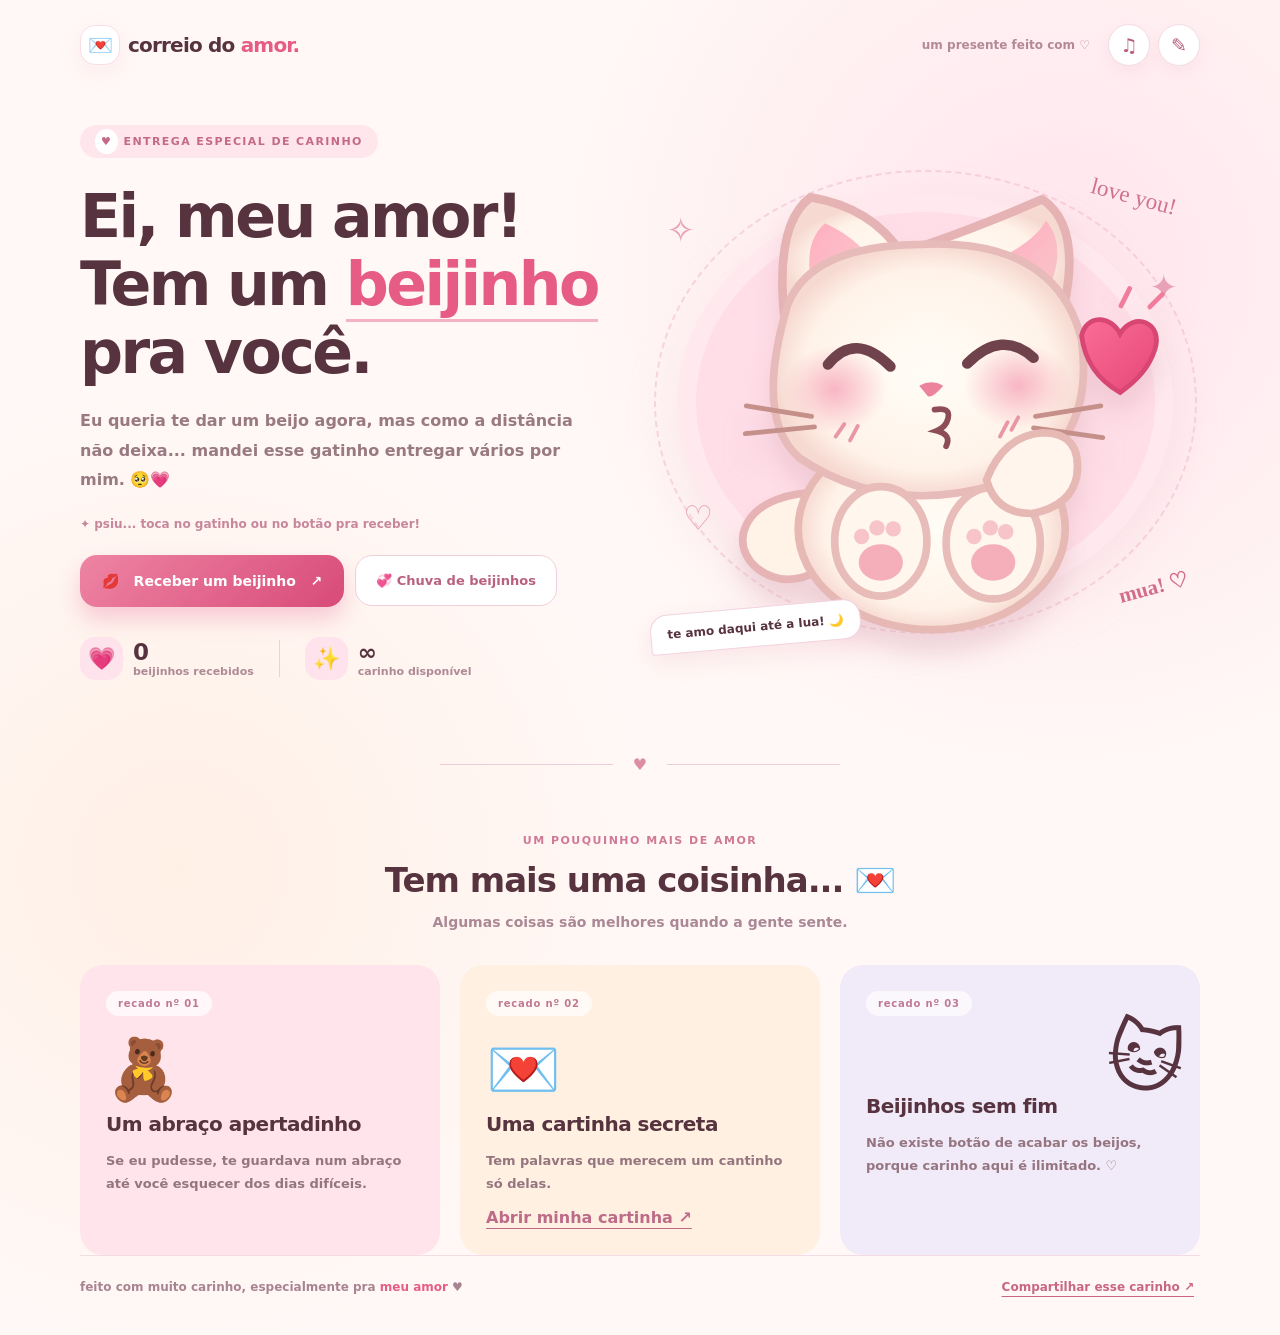
<file: beijinhos/index.html>
<!doctype html>
<html lang="pt-BR">
<head>
<meta charset="utf-8"><meta name="viewport" content="width=device-width,initial-scale=1,viewport-fit=cover"><meta name="theme-color" content="#fff7f6">
<meta name="description" content="Um gatinho tem um monte de beijinhos para te entregar. 💗">
<meta property="og:type" content="website"><meta property="og:title" content="Tem um beijinho pra você! 💌"><meta property="og:description" content="Um cantinho fofinho só nosso. Abre pra receber seus beijinhos!">
<title>Correio do Amor — Beijinhos para você ♡</title>
<style>
:root{--ink:#56333e;--pink:#e65c85;--rose:#bc5272;--muted:#997982;--line:#f4dce4;--bg:#fff8f6;font-family:system-ui,-apple-system,"Segoe UI",sans-serif;color:var(--ink)}*{box-sizing:border-box}
body{margin:0;min-height:100vh;background:radial-gradient(circle at 83% 20%,#ffe5ed 0%,transparent 34%),radial-gradient(circle at 14% 65%,#fff0e6 0%,transparent 34%),var(--bg);overflow-x:hidden}
button,input,textarea{font:inherit}button{cursor:pointer}button:focus-visible,input:focus-visible,textarea:focus-visible{outline:3px solid #d54d7a;outline-offset:3px}
a{text-decoration:none;color:inherit}.wrap{width:min(1120px,calc(100% - 36px));margin:auto}
header{display:flex;align-items:center;justify-content:space-between;padding:24px 0}.logo{font-size:20px;font-weight:900;letter-spacing:-.8px}.logo span{color:var(--pink)}.logo i{font-style:normal;display:inline-grid;place-items:center;background:#fff;border:1px solid #f8dee5;border-radius:15px;width:40px;height:40px;margin-right:8px;box-shadow:0 7px 24px #efb8cb30}
.top-actions{display:flex;align-items:center;gap:8px}.tagline{font-size:12px;color:#b38998;font-weight:700;margin-right:10px}.round{width:42px;height:42px;border-radius:50%;border:1px solid #f4dce4;background:#fff;color:#b65e7c;font-size:19px;box-shadow:0 6px 14px #eab0c12b}
.hero{display:grid;grid-template-columns:1fr 1fr;gap:20px;align-items:center;min-height:640px;padding:35px 0 75px}
.eyebrow{display:inline-block;background:#ffe6ec;color:#c46a88;padding:10px 15px;border-radius:30px;font-size:11px;font-weight:900;letter-spacing:1.4px}.eyebrow b{background:#fff;padding:6px;border-radius:50%}
h1{font-size:clamp(39px,4.7vw,64px);font-weight:900;line-height:1.13;letter-spacing:-2.6px;margin:25px 0 19px}h1 em{color:var(--pink);font-style:normal;border-bottom:3px solid #f3b2c5}
.description{font-size:16px;color:var(--muted);line-height:1.85;font-weight:600;max-width:500px}.hint{color:#c7869c;font-size:12px;font-weight:800;margin:22px 0}
.actions{display:flex;align-items:center;flex-wrap:wrap;gap:11px;margin:24px 0 30px}.main-btn{border:0;border-radius:17px;padding:18px 22px;color:white;background:linear-gradient(135deg,#ee84a4,#d84b79);box-shadow:0 12px 22px #ec8eaa69;font-size:14px;font-weight:900;transition:transform .2s}.main-btn:hover{transform:translateY(-3px)}.main-btn:active{transform:scale(.96)}.alt-btn{border:1px solid #f1cfda;border-radius:17px;padding:17px 20px;background:white;color:#b9617e;font-size:13px;font-weight:900;transition:transform .2s}.alt-btn:hover{transform:translateY(-2px)}
.stats{display:flex;align-items:center;gap:25px}.stat{display:flex;align-items:center;gap:10px}.stat-icon{display:grid;place-items:center;width:43px;height:43px;background:#ffe3ec;border-radius:15px;font-size:22px}.stat strong{display:block;font-size:23px}.stat small{display:block;font-size:11px;font-weight:800;color:#ae8996}.stat-divider{height:37px;width:1px;background:#edd1dc}
.art{height:520px;position:relative;display:grid;place-items:center;isolation:isolate}.halo{position:absolute;inset:10% 5%;border-radius:50%;background:#ffdee8;border:18px solid #ffe9ef;z-index:-1;box-shadow:0 20px 50px #efc1d04f}.halo:before{content:"";position:absolute;inset:-42px;border-radius:50%;border:2px dashed #efbbca8a}
.cat-btn{border:0;background:transparent;width:min(100%,490px);padding:0;animation:float 4s ease-in-out infinite;transform-origin:50% 72%;filter:drop-shadow(0 20px 12px #daa7b55e)}.cat-btn svg{display:block;width:100%;height:auto;overflow:visible}.cat-btn.kiss{animation:kissing .65s ease}.bubble{position:absolute;bottom:3%;left:0;background:white;border:1px solid #f2d3df;padding:12px 16px;border-radius:17px 17px 17px 4px;font-size:12px;font-weight:900;box-shadow:0 8px 24px #eeb6c54b;transform:rotate(-5deg);text-align:center}.kawaii-note{position:absolute;right:4%;top:8%;font-size:23px;font-family:cursive;transform:rotate(15deg);color:#cf7190}.mua{position:absolute;right:2%;bottom:12%;font-family:cursive;font-weight:900;font-size:21px;color:#d46c8b;transform:rotate(-15deg)}.sparkle{position:absolute;font-size:34px;color:#e8a1b6;animation:shimmer 3s ease-in-out infinite}.s1{top:13%;left:3%}.s2{top:24%;right:4%;animation-delay:1s}.s3{bottom:24%;left:6%;animation-delay:1.6s}
.center-rule{max-width:400px;margin:0 auto 55px;display:flex;align-items:center;gap:20px;color:#dc8ea6}.center-rule:before,.center-rule:after{content:"";height:1px;flex:1;background:#efccd9}.section-title{text-align:center;margin-bottom:35px}.section-title small{color:#d07997;letter-spacing:1.5px;font-size:11px;font-weight:900}.section-title h2{font-size:34px;letter-spacing:-1px;margin:12px 0}.section-title p{color:#ab8896;font-size:14px;font-weight:700}
.cards{display:grid;grid-template-columns:repeat(3,1fr);gap:20px}.card{position:relative;min-height:290px;border-radius:23px;padding:26px;overflow:hidden;transition:transform .2s}.card:hover{transform:translateY(-5px)}.card:nth-child(1){background:#ffe5eb}.card:nth-child(2){background:#fff0e1}.card:nth-child(3){background:#f1eaf9}.label{font-size:10px;font-weight:900;letter-spacing:.8px;background:#ffffffb0;color:#bf7994;display:inline-block;padding:7px 12px;border-radius:30px}.card-emoji{display:block;font-size:60px;margin:18px 0 7px}.card h3{font-size:20px;letter-spacing:-.5px;margin:6px 0 9px}.card p{font-size:13px;line-height:1.8;color:#95757f;font-weight:700}.card button{border:0;background:transparent;padding:0;color:#bd6b89;text-decoration:underline;text-underline-offset:5px;font-weight:900}.card .small-cat{position:absolute;right:16px;top:50px;font-size:75px;transform:rotate(12deg)}.card:last-child h3{padding-top:72px}
footer{margin-top:65px;border-top:1px solid var(--line);padding:23px 0 40px;display:flex;gap:15px;align-items:center;justify-content:space-between;color:#a88492;font-size:12px;font-weight:800}footer span{color:var(--pink)}footer button{border:0;background:transparent;color:#c86684;text-decoration:underline;text-underline-offset:5px;font-size:12px;font-weight:900}
#particle-layer{position:fixed;inset:0;pointer-events:none;z-index:100;overflow:hidden}.particle{position:fixed;left:0;top:0;animation:fly var(--duration,1300ms) ease-out forwards;font-size:var(--font-size,24px);will-change:transform,opacity}.toast{position:fixed;bottom:24px;left:50%;background:#54313e;color:white;padding:13px 21px;border-radius:50px;font-size:12px;font-weight:900;z-index:120;box-shadow:0 13px 32px #55313e6e;transform:translate(-50%,110px);opacity:0;transition:all .28s;text-align:center;width:max-content;max-width:90vw}.toast.show{opacity:1;transform:translate(-50%,0)}
dialog{width:min(500px,calc(100% - 28px));border:0;border-radius:25px;padding:30px;background:#fffaf7;color:var(--ink);box-shadow:0 27px 85px #6c32475e;max-height:calc(100dvh - 32px);overflow:auto}dialog::backdrop{background:#3b202c81;backdrop-filter:blur(4px)}dialog h2{margin:11px 0 16px;font-size:27px;line-height:1.2;letter-spacing:-1px}dialog p{font-weight:650;line-height:1.9;color:#8d6e7c;font-size:14px}.close{position:absolute;top:12px;right:12px;border:1px solid #f0dbe2;border-radius:50%;background:white;width:37px;height:37px;font-size:23px;color:#ad647f}.letter{padding:28px;background:repeating-linear-gradient(#fffdf9 0 29px,#f8e2e5 30px 31px);border:1px solid #f0d8de;border-radius:13px;transform:rotate(-1deg)}.letter small{color:#cf7c9b;font-weight:900;letter-spacing:1.3px}.letter .symbol{text-align:center;font-size:52px;margin:17px 0}.letter strong{color:#c46b8b}form{display:flex;flex-direction:column;gap:10px;margin-top:20px}form label{font-size:12px;font-weight:900}form input,form textarea{border-radius:12px;border:1px solid #efd0da;padding:12px 13px;background:white;color:var(--ink);width:100%}form textarea{min-height:100px;resize:vertical}form button{margin-top:8px}.tiny{font-size:10px;color:#ac8996}
@keyframes float{0%,100%{transform:translateY(0) rotate(-1.5deg)}50%{transform:translateY(-11px) rotate(1.5deg)}}@keyframes kissing{0%,100%{transform:scale(1)}25%{transform:scale(1.07) rotate(-7deg)}70%{transform:scale(.97) rotate(5deg)}}@keyframes shimmer{50%{transform:scale(1.25);opacity:.5}}@keyframes fly{0%{opacity:0;transform:translate(var(--x),var(--y)) scale(.5)}12%{opacity:1}85%{opacity:1}100%{opacity:0;transform:translate(calc(var(--x) + var(--dx)),calc(var(--y) + var(--dy))) scale(1.3) rotate(var(--rotation))}}
@media(max-width:890px){.hero{grid-template-columns:1fr;text-align:center;padding:38px 0}.hero h1{max-width:650px;margin:25px auto}.description{margin:auto}.actions,.stats{justify-content:center}.art{height:450px}.cat-btn{width:min(85%,425px)}.cards{gap:12px}.card{padding:20px}}
@media(max-width:600px){header{padding:18px 0}.logo{font-size:16px}.logo i{width:36px;height:36px}.tagline{display:none}.hero{padding:30px 0 25px}.eyebrow{font-size:9px}.hero h1{font-size:clamp(34px,8.7vw,47px);letter-spacing:-1.6px;line-height:1.2}.description{font-size:14px}.hint{font-size:11px}.main-btn{width:100%}.alt-btn{padding:14px}.stats{gap:15px}.stat{gap:7px}.stat small{font-size:10px}.stat strong{font-size:20px}.art{height:350px}.cat-btn{width:98%}.halo{inset:11% 4%;border-width:11px}.bubble{font-size:10px;padding:10px;left:0;bottom:0}.kawaii-note{font-size:18px}.mua{font-size:17px}.section-title h2{font-size:27px}.section-title p{font-size:12px}.cards{grid-template-columns:1fr}.card{min-height:220px;padding:23px}.card-emoji{font-size:49px;margin:12px 0}.card:last-child h3{padding-top:50px}.card .small-cat{font-size:65px}footer{flex-direction:column;text-align:center;gap:12px;margin-top:35px}.center-rule{margin-bottom:34px}dialog{padding:23px}.letter{padding:22px}}
@media(prefers-reduced-motion:reduce){*,*:before,*:after{animation-duration:.01ms!important;animation-iteration-count:1!important;transition-duration:.01ms!important}}
</style>
</head>
<body>
<header class="wrap"><a href="#inicio" class="logo"><i>💌</i>correio do <span>amor.</span></a><div class="top-actions"><span class="tagline">um presente feito com ♡</span><button class="round" id="sound" aria-label="Ativar som" title="Ativar ou silenciar">♫</button><button class="round" id="edit" aria-label="Personalizar dedicatória" title="Personalizar dedicatória">✎</button></div></header>
<main id="inicio">
<section class="hero wrap">
<div><span class="eyebrow"><b>♥</b> ENTREGA ESPECIAL DE CARINHO</span><h1>Ei, <span class="to-name">meu amor</span>!<br>Tem um <em>beijinho</em> pra você.</h1><p class="description">Eu queria te dar um beijo agora, mas como a distância não deixa... mandei esse gatinho entregar vários por mim. 🥺💗</p><p class="hint">✦ psiu... toca no gatinho ou no botão pra receber!</p>
<div class="actions"><button class="main-btn" id="kiss-btn">💋 &nbsp; Receber um beijinho &nbsp; ↗</button><button class="alt-btn" id="rain-btn">💞 Chuva de beijinhos</button></div>
<div class="stats"><div class="stat"><span class="stat-icon">💗</span><div><strong id="count">0</strong><small>beijinhos recebidos</small></div></div><span class="stat-divider"></span><div class="stat"><span class="stat-icon">✨</span><div><strong>∞</strong><small>carinho disponível</small></div></div></div>
</div>
<div class="art"><div class="halo"></div><span class="sparkle s1">✧</span><span class="sparkle s2">✦</span><span class="sparkle s3">♡</span><span class="kawaii-note">love you!</span>
<button class="cat-btn" id="cat" aria-label="Gatinho mandando beijinhos: toque para receber um beijo">
<svg viewBox="0 0 510 510" role="img" aria-label="Ilustração de um gatinho de pelagem creme com bochechas rosas, olhos fechados e patinha levantada, mandando um beijo">
<defs><radialGradient id="fur"><stop stop-color="#fffdf6"/><stop offset=".79" stop-color="#fff3e9"/><stop offset="1" stop-color="#f6d9d1"/></radialGradient><radialGradient id="blush"><stop stop-color="#f48fab" stop-opacity=".62"/><stop offset="1" stop-color="#f48fab" stop-opacity="0"/></radialGradient><linearGradient id="ear" x2="1" y2="1"><stop stop-color="#ffa8bd"/><stop offset="1" stop-color="#f9c5c9"/></linearGradient><linearGradient id="pink" x2="1" y2="1"><stop stop-color="#fa6d96"/><stop offset="1" stop-color="#e64778"/></linearGradient></defs>
<path d="M165 350 C55 340 42 418 97 437 C130 449 173 416 168 398" fill="#fff2e7" stroke="#e6b4b4" stroke-width="8"/>
<ellipse cx="262" cy="387" rx="139" ry="105" fill="url(#fur)" stroke="#e6b9b5" stroke-width="8"/>
<path d="M109 170 Q98 70 136 42 Q200 53 230 100 Q299 78 377 44 Q423 75 394 178" fill="url(#fur)" stroke="#e5b3b3" stroke-width="9" stroke-linejoin="round"/>
<path d="M141 149 Q124 92 151 69 Q194 89 202 118" fill="url(#ear)" opacity=".9"/><path d="M322 111 Q370 88 381 66 Q407 98 376 152" fill="url(#ear)" opacity=".95"/>
<path d="M112 154 Q136 92 251 91 Q391 84 418 190 Q434 311 325 342 Q213 373 124 313 Q77 272 112 154Z" fill="url(#fur)" stroke="#e6bbb9" stroke-width="8"/>
<ellipse cx="161" cy="242" rx="54" ry="46" fill="url(#blush)"/><ellipse cx="352" cy="238" rx="56" ry="45" fill="url(#blush)"/>
<path d="M154 216 Q182 181 219 218" fill="none" stroke="#70424b" stroke-width="11" stroke-linecap="round"/>
<path d="M299 215 Q335 179 368 209" fill="none" stroke="#70424b" stroke-width="11" stroke-linecap="round"/>
<path d="M249 238 Q262 231 274 238 Q263 251 258 249Z" fill="#ec829c"/>
<path d="M265 263 Q282 260 279 272 Q277 281 267 285 Q283 289 277 301" fill="none" stroke="#8c4d56" stroke-width="6" stroke-linecap="round"/>
<path d="M137 270 L69 259 M140 281 L68 288 M370 270 L438 259 M368 282 L440 292" stroke="#c58f8a" stroke-width="5" stroke-linecap="round"/>
<path d="M171 278 l-9 13 M185 280 l-8 15 M341 276 l-8 15 M352 271 l-7 13" stroke="#e897a7" stroke-width="4" stroke-linecap="round"/>
<ellipse cx="209" cy="400" rx="48" ry="57" fill="#fff6ee" stroke="#e8bcb8" stroke-width="8"/><ellipse cx="326" cy="402" rx="49" ry="58" fill="#fff6ee" stroke="#e8bcb8" stroke-width="8"/>
<ellipse cx="209" cy="422" rx="23" ry="19" fill="#f5afba"/><ellipse cx="326" cy="422" rx="23" ry="19" fill="#f5afba"/>
<g fill="#f7c4c9"><circle cx="189" cy="395" r="8"/><circle cx="205" cy="386" r="8"/><circle cx="222" cy="387" r="8"/><circle cx="306" cy="395" r="8"/><circle cx="323" cy="386" r="8"/><circle cx="339" cy="390" r="8"/></g>
<path d="M319 336 Q337 290 377 287 Q419 287 413 332 Q407 363 367 371 Q329 372 319 336Z" fill="#fff5ed" stroke="#e6b9b5" stroke-width="8"/>
<path d="M418 186 C423 164 448 164 458 184 C472 160 504 172 494 201 Q486 226 458 245 Q423 225 418 186Z" fill="url(#pink)" stroke="#d84674" stroke-width="5"/>
<path d="M459 155 L468 137 M489 156 L502 143" stroke="#ef7d9b" stroke-width="5" stroke-linecap="round"/>
</svg></button>
<div class="bubble" role="status" aria-live="polite" id="bubble">te amo daqui até a lua! 🌙</div><span class="mua">mua! ♡</span></div>
</section>
<section class="wrap"><div class="center-rule">♥</div><div class="section-title"><small>UM POUQUINHO MAIS DE AMOR</small><h2>Tem mais uma coisinha... 💌</h2><p>Algumas coisas são melhores quando a gente sente.</p></div>
<div class="cards"><article class="card"><span class="label">recado nº 01</span><span class="card-emoji">🧸</span><h3>Um abraço apertadinho</h3><p>Se eu pudesse, te guardava num abraço até você esquecer dos dias difíceis.</p></article>
<article class="card"><span class="label">recado nº 02</span><span class="card-emoji">💌</span><h3>Uma cartinha secreta</h3><p>Tem palavras que merecem um cantinho só delas.</p><button id="open-letter">Abrir minha cartinha ↗</button></article>
<article class="card"><span class="label">recado nº 03</span><span class="small-cat">🐱</span><h3>Beijinhos sem fim</h3><p>Não existe botão de acabar os beijos, porque carinho aqui é ilimitado. ♡</p></article></div></section>
</main>
<footer class="wrap"><div>feito com muito carinho, especialmente pra <span class="to-name">meu amor</span> ♥</div><button id="share">Compartilhar esse carinho ↗</button></footer>
<div id="particle-layer" aria-hidden="true"></div><div id="toast" class="toast" role="status"></div>
<dialog id="letter-dialog"><button class="close" data-close="letter-dialog" aria-label="Fechar cartinha">×</button><div class="letter"><small>♡ CORREIO DO AMOR</small><div class="symbol">💌</div><h2>Pra você, com todo meu carinho.</h2><p id="letter-text">Se eu pudesse escolher um lugar pra estar agora, escolheria pertinho de você. ♡</p><p>com amor,<br><strong id="sign">alguém que te ama ♡</strong></p></div><button class="main-btn" data-close="letter-dialog" style="display:block;margin:20px auto 0">Guardar no coração ♥</button></dialog>
<dialog id="edit-dialog"><button class="close" data-close="edit-dialog" aria-label="Fechar personalização">×</button><small style="color:#d17b98;font-weight:900;letter-spacing:1px">FAÇA SER AINDA MAIS ESPECIAL</small><h2>Personalize seu carinho ♡</h2><p>Escolha um apelido, seu nome e uma mensagem. O link personalizado pode ser compartilhado com seu amor.</p><form id="form">
<label for="to">Como você chama seu amor?</label><input id="to" maxlength="32" placeholder="meu amor">
<label for="from">Seu nome ou apelido</label><input id="from" maxlength="32" placeholder="alguém que te ama">
<label for="msg">Sua cartinha</label><textarea id="msg" maxlength="400" placeholder="Seu recadinho especial..."></textarea>
<button class="main-btn" type="submit">Salvar e copiar meu link 💌</button></form><p class="tiny">🔒 A mensagem fica no link e não é enviada a um servidor. Não inclua informações sigilosas.</p></dialog>
<script>
(function(){
"use strict";
var $=function(s){return document.querySelector(s)}, $$=function(s){return document.querySelectorAll(s)};
var defaults={para:"meu amor",de:"alguém que te ama ♡",recado:"Se eu pudesse escolher um lugar pra estar agora, eu escolheria pertinho de você. Até lá, que esses beijinhos te lembrem o quanto você é especial pra mim. ♡"};
var url=new URL(location.href), p=url.searchParams;
var clean=function(x,n){return String(x||"").replace(/[\u0000-\u001f\u007f]/g,"").trim().slice(0,n)};
var love={para:clean(p.get("para"),32)||defaults.para,de:clean(p.get("de"),32)||defaults.de,recado:clean(p.get("recado"),400)||defaults.recado};
var count=0,muted=true,ctx=null,last=0,toastTimer;
try{count=Math.max(0,Math.min(999999,parseInt(localStorage.getItem("beijinhos-contador")||"0",10)||0))}catch(e){}
function refresh(){
 $$(".to-name").forEach(function(el){el.textContent=love.para});
 $("#count").textContent=count.toLocaleString("pt-BR");$("#letter-text").textContent=love.recado;$("#sign").textContent=love.de;
 $("#to").value=love.para===defaults.para?"":love.para;$("#from").value=love.de===defaults.de?"":love.de;$("#msg").value=love.recado===defaults.recado?"":love.recado;
 document.title="Um beijinho pra "+love.para+" ♡";
}
function toast(m){var x=$("#toast");x.textContent=m;x.classList.add("show");clearTimeout(toastTimer);toastTimer=setTimeout(function(){x.classList.remove("show")},2300)}
function chime(){if(muted)return;try{ctx=ctx||new(window.AudioContext||window.webkitAudioContext)();if(ctx.state==="suspended")ctx.resume();[660,880].forEach(function(f,i){var o=ctx.createOscillator(),g=ctx.createGain(),t=ctx.currentTime+i*.11;o.type="sine";o.frequency.value=f;g.gain.setValueAtTime(.0001,t);g.gain.exponentialRampToValueAtTime(.06,t+.03);g.gain.exponentialRampToValueAtTime(.0001,t+.27);o.connect(g).connect(ctx.destination);o.start(t);o.stop(t+.28)})}catch(e){}}
function burst(n){if(matchMedia("(prefers-reduced-motion: reduce)").matches)return;var r=$("#cat").getBoundingClientRect(),x=r.left+r.width*.7,y=r.top+r.height*.42;var hearts=["💗","💕","💖","💋","♡","✨","💞"];for(var i=0;i<n;i++){var el=document.createElement("span"),a=-Math.PI*.9+Math.random()*Math.PI*.8,d=70+Math.random()*(n>30?340:200);el.className="particle";el.textContent=hearts[Math.floor(Math.random()*hearts.length)];el.style.setProperty("--x",(x+Math.random()*45-22)+"px");el.style.setProperty("--y",(y+Math.random()*40-20)+"px");el.style.setProperty("--dx",Math.cos(a)*d+"px");el.style.setProperty("--dy",(Math.sin(a)*d-15)+"px");el.style.setProperty("--duration",(900+Math.random()*950)+"ms");el.style.setProperty("--rotation",((Math.random()-.5)*90)+"deg");el.style.setProperty("--font-size",(17+Math.random()*22)+"px");$("#particle-layer").appendChild(el);el.addEventListener("animationend",function(){this.remove()},{once:true})}}
var lines=["muaaa! 💋","outro só pra você! 💕","um na bochecha! 🥺","você é meu xodó! 🐱","beijinho com saudade! 💞","mais um, porque sim! 💌","esse veio com abraço! 🧸"];
function kiss(rain){if(performance.now()-last<130)return;last=performance.now();count+=rain?10:1;try{localStorage.setItem("beijinhos-contador",String(count))}catch(e){}$("#count").textContent=count.toLocaleString("pt-BR");var cat=$("#cat");cat.classList.remove("kiss");void cat.offsetWidth;cat.classList.add("kiss");setTimeout(function(){cat.classList.remove("kiss")},650);$("#bubble").textContent=lines[Math.floor(Math.random()*lines.length)];burst(rain?60:15);chime();if(rain)toast("Uma chuva de 10 beijinhos só pra você! 💗");else if([10,25,50,100,250,500,1000].includes(count))toast(count+" beijinhos! Esse amor não tem fim! 💕")}
function link(){var u=new URL(location.href);u.search="";["para","de","recado"].forEach(function(k){if(love[k]!==defaults[k])u.searchParams.set(k,love[k])});return u.toString()}
async function copy(t){try{await navigator.clipboard.writeText(t);return true}catch(e){try{var x=document.createElement("textarea");x.value=t;x.style.position="fixed";x.style.opacity="0";document.body.appendChild(x);x.select();var ok=document.execCommand("copy");x.remove();return ok}catch(e){return false}}}
$("#kiss-btn").onclick=function(){kiss(false)};$("#cat").onclick=function(){kiss(false)};$("#rain-btn").onclick=function(){kiss(true)};
$("#sound").onclick=function(){muted=!muted;this.textContent=muted?"♫":"♪";this.setAttribute("aria-label",muted?"Ativar som":"Desativar som");if(!muted){chime();toast("Som ativado! 🎵")}else toast("Som desativado 🔇")};
$("#open-letter").onclick=function(){$("#letter-dialog").showModal();chime()};
$("#edit").onclick=function(){$("#edit-dialog").showModal()};
$$("[data-close]").forEach(function(b){b.onclick=function(){$("#"+b.dataset.close).close()}});
$$("dialog").forEach(function(d){d.addEventListener("click",function(e){if(e.target===d)d.close()})});
$("#form").onsubmit=async function(e){e.preventDefault();love.para=clean($("#to").value,32)||defaults.para;love.de=clean($("#from").value,32)||defaults.de;love.recado=clean($("#msg").value,400)||defaults.recado;refresh();var u=link();history.replaceState(null,"",u);$("#edit-dialog").close();toast(await copy(u)?"Seu link personalizado foi copiado! 💌":"Prontinho! Copie o link do navegador ♡")};
$("#share").onclick=async function(){var u=link();if(navigator.share){try{await navigator.share({title:"Um beijinho só pra você ♡",text:"Tem um gatinho esperando pra te dar um beijinho! 🐱💕",url:u});return}catch(e){if(e.name==="AbortError")return}}toast(await copy(u)?"Link copiado! Agora é só enviar 💌":"Copie o endereço do site para compartilhar ♡")};
refresh();
})();
</script>
</body>
</html>
</file>
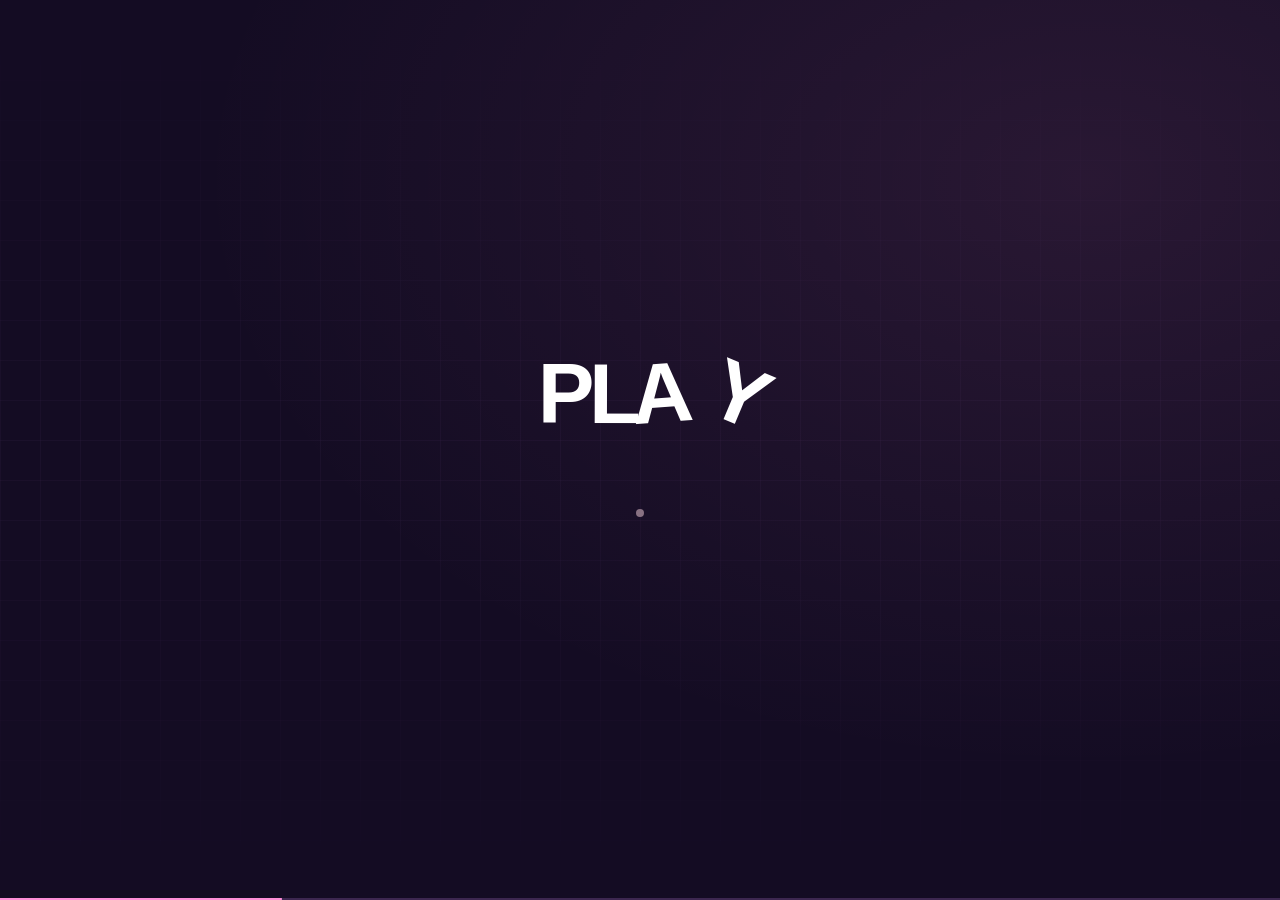
<file: demos/afterplay.html>
<!doctype html><html lang="pt-BR"><head><meta charset="utf-8"><meta name="viewport" content="width=device-width,initial-scale=1"><title>AFTERPLAY — demonstração animada</title><style>*{box-sizing:border-box}html{--accent:#69dfff;--ink:#e9f7ff;--muted:#8cabc4;--bg:#071122;--panel:#101f34;--line:#37638355;--mono:monospace;background:var(--bg);color:var(--ink)}body{margin:0;font-family:Arial,Helvetica,sans-serif;color:var(--ink);background:var(--bg)}button,a{-webkit-tap-highlight-color:transparent}button{font:inherit;cursor:pointer}a{color:inherit;text-decoration:none}:focus-visible{outline:3px solid var(--accent);outline-offset:5px}.page{position:relative;min-height:560px;isolation:isolate;overflow:hidden;padding:0 36px;background:radial-gradient(ellipse at 85% 20%,color-mix(in srgb,var(--accent) 9%,transparent),transparent 58%),var(--bg);transition:background .45s,color .45s}.ambient-grid{position:absolute;inset:0;z-index:-1;background-image:linear-gradient(var(--line) 1px,transparent 1px),linear-gradient(90deg,var(--line) 1px,transparent 1px);background-size:40px 40px;mask-image:linear-gradient(transparent,#0008,transparent);opacity:.35}header{height:70px;display:flex;align-items:center;gap:25px;border-bottom:1px solid var(--line)}.logo{font-size:18px;font-weight:800;letter-spacing:1px;display:flex;align-items:center;gap:5px}.logo i{width:4px;height:4px;background:var(--accent)}.top-tag{font:7px var(--mono);color:var(--muted);letter-spacing:1px;margin-left:auto}.online{display:flex;gap:5px;align-items:center;font:7px var(--mono);color:var(--accent)}.online i{width:4px;height:4px;border-radius:50%;background:var(--accent)}main{display:grid;grid-template-columns:1.1fr 1fr;gap:20px;align-items:center;min-height:355px;position:relative;padding:40px 0 27px}.hero-copy{position:relative;z-index:2}.eyebrow{font:7px/1.6 var(--mono);letter-spacing:1.4px;color:var(--accent);margin:0 0 18px}h1{font-size:62px;letter-spacing:-3.5px;line-height:.98;font-weight:600;margin:0 0 22px}h1 em{font-style:normal;color:var(--accent)}.description{font-size:11px;color:var(--muted);line-height:1.7;margin:0 0 23px}.cta{display:inline-flex;align-items:center;justify-content:space-between;gap:25px;padding:13px 17px;background:var(--accent);border:1px solid var(--accent);color:var(--bg);font-size:9px;font-weight:700}.cta:hover{filter:brightness(1.15)}.art{position:relative;min-width:0;height:270px;display:grid;place-items:center}.art-caption{position:absolute;bottom:-4px;right:0;font:6px var(--mono);letter-spacing:1px;color:var(--muted)}.orb-art{position:relative;width:220px;height:220px;perspective:600px}.orb-globe{width:100%;height:100%;position:relative;transform-style:preserve-3d;animation:globe 15s linear infinite}.orb-globe i{position:absolute;inset:0;border:1px solid var(--accent);border-radius:50%;box-shadow:0 0 20px color-mix(in srgb,var(--accent) 8%,transparent)}.orb-globe i:nth-child(2){transform:rotateY(60deg)}.orb-globe i:nth-child(3){transform:rotateY(120deg)}.orb-globe i:nth-child(4){transform:rotateX(75deg)}.orb-globe i:nth-child(5){transform:rotateX(110deg)}.orb-globe b{position:absolute;top:27px;left:27px;width:9px;height:9px;background:var(--accent);border-radius:50%;box-shadow:0 0 25px var(--accent)}.orbit-caption{position:absolute;bottom:-20px;left:30px;color:var(--accent);font:6px var(--mono);letter-spacing:1px}.projects{display:grid;grid-template-columns:repeat(3,1fr);gap:12px;margin:0 0 25px}.projects>div{border:1px solid var(--line);padding:14px;display:flex;justify-content:space-between;align-items:center;background:var(--panel);min-width:0}.projects span{font:6px var(--mono);letter-spacing:.6px;color:var(--muted)}.projects i{width:15px;height:15px;border:1px solid var(--accent);transform:rotate(45deg)}footer{border-top:1px solid var(--line);padding:16px 0;display:flex;justify-content:space-between;gap:20px;font:6px var(--mono);color:var(--muted);letter-spacing:.7px}.status{color:var(--accent)}.assembly{position:absolute;inset:0;z-index:10;width:100%;height:100%;pointer-events:none}.timeline{position:absolute;bottom:0;left:0;right:0;height:2px;background:var(--line)}.timeline span{display:block;height:100%;background:var(--accent);transform:scaleX(var(--progress,0));transform-origin:left}[data-build]{will-change:clip-path,transform,opacity}.demo-paused *{animation-play-state:paused!important}.demo-reduced *{animation:none!important;transition:none!important}.demo-reduced [data-build]{opacity:1!important;translate:none!important;clip-path:none!important}.demo-reduced .assembly{display:none}.game[hidden]{display:none!important}.game{position:fixed;inset:0;z-index:30;background:var(--bg);display:grid;place-items:center;text-align:center;padding:30px}.game h2{font-size:32px;letter-spacing:-1.5px;margin:15px 0}.score{font:22px var(--mono);color:var(--accent)}.signals{display:flex;gap:24px;justify-content:center;margin:30px 0}.signals button{border:1px solid var(--accent);background:var(--panel);color:var(--accent);font-size:35px;width:65px;height:65px;transform:rotate(-8deg);transition:transform .3s,opacity .3s}.signals button:hover{transform:rotate(12deg) scale(1.1)}.signals button:disabled{opacity:.2;transform:scale(.7)}.back{border:1px solid var(--line);color:var(--ink);background:none;padding:12px 18px;font-size:11px}
body[data-demo="afterplay"]{--accent:#ff8fd8;--ink:#fff4ff;--muted:#b69cc6;--bg:#140c23;--panel:#28163a;--line:#ac71cb44}body[data-demo="afterplay"] main{display:block;padding:0;min-height:355px;isolation:isolate}body[data-demo="afterplay"] .hero-copy{padding-top:185px}body[data-demo="afterplay"] .eyebrow{margin-bottom:10px;font-size:6px}body[data-demo="afterplay"] h1{font-size:78px;letter-spacing:-5px;line-height:1;white-space:nowrap;background:linear-gradient(#fff 15%,#f2c9ed 55%,#6d526e);background-clip:text;-webkit-background-clip:text;color:transparent;margin:0 0 11px;position:relative;z-index:2}body[data-demo="afterplay"] .description{margin:0;font-size:11px;line-height:1.5}body[data-demo="afterplay"] .cta{position:absolute;right:0;bottom:4px;border-radius:30px;background:var(--panel);color:var(--accent);padding:12px 19px}body[data-demo="afterplay"] .art{position:absolute;left:50%;top:9px;width:315px;height:290px;transform:translateX(-50%);z-index:-1}body[data-demo="afterplay"] .art-caption{display:none}.particle-art{width:100%;height:100%;display:block}.game-badge{position:absolute;top:85px;right:-65px;display:flex;flex-direction:column;gap:5px;font:6px var(--mono);color:var(--muted)}.game-badge b{font-size:35px;color:var(--accent);font-weight:400}body[data-demo="afterplay"] .projects{margin-top:33px}body[data-demo="afterplay"] .projects i{border-radius:50%;box-shadow:0 0 15px color-mix(in srgb,var(--accent) 20%,transparent)}
body[data-demo="forma"]{--accent:#ff632d;--ink:#5f192b;--muted:#906c64;--bg:#f3eee1;--panel:#e9e1d2;--line:#7e4b362b}body[data-demo="forma"] .page{background:var(--bg)}body[data-demo="forma"] .ambient-grid{display:none}body[data-demo="forma"] .logo{font:italic 29px Georgia,serif;letter-spacing:-1.8px}body[data-demo="forma"] .logo i{display:none}body[data-demo="forma"] h1{font:normal 72px/.95 Georgia,serif;letter-spacing:-4px}body[data-demo="forma"] h1 em{font-style:italic;color:var(--ink)}body[data-demo="forma"] .description{font-size:11px}body[data-demo="forma"] .cta{background:transparent;border:0;border-bottom:1px solid var(--ink);padding:9px 0;color:var(--ink);font-weight:400;gap:38px}body[data-demo="forma"] .online{display:none}.poster{width:205px;height:260px;background:var(--accent);color:var(--bg);position:relative;transform:rotate(-8deg);box-shadow:16px 16px 0 var(--panel);overflow:hidden;animation:poster 7s ease-in-out infinite}.poster-top,.poster-bottom{position:absolute;font:6px var(--mono);letter-spacing:1px;left:15px;z-index:3}.poster-top{top:17px}.poster-bottom{bottom:17px}.poster-letter{position:absolute;inset:5px 0 0;text-align:center;font:italic 210px Georgia,serif;z-index:2;mix-blend-mode:screen}.poster-circle{position:absolute;width:135px;height:135px;border-radius:50%;background:var(--ink);top:42px;left:35px}.poster-bar{position:absolute;width:280px;height:60px;background:var(--panel);top:148px;left:-20px;transform:rotate(-35deg)}body[data-demo="forma"] .projects i{background:var(--accent);border:0;border-radius:50%}body[data-demo="forma"] .projects>div:nth-child(2) i{border-radius:0}body[data-demo="forma"] .projects>div:nth-child(3) i{border-radius:0;transform:rotate(0);clip-path:polygon(50% 0,100% 100%,0 100%)}
@keyframes globe{to{transform:rotateY(360deg) rotateX(25deg) rotateZ(15deg)}}@keyframes poster{50%{transform:rotate(2deg) translateY(-5px)}}
@media(min-width:900px){.page{padding-inline:7%;min-height:100svh}header{height:86px}.logo{font-size:22px}.top-tag,.online{font-size:9px}main{min-height:440px;padding-block:60px}h1{font-size:84px}.description{font-size:13px}.eyebrow{font-size:9px}.cta{font-size:12px;padding:17px 22px}.art{height:340px}.orb-art{width:290px;height:290px}.projects>div{padding:20px}.projects span{font-size:8px}footer{font-size:8px;padding:23px 0}body[data-demo="forma"] h1{font-size:96px}.poster{width:245px;height:315px}.poster-letter{font-size:250px}.poster-circle{width:165px;height:165px;left:40px;top:60px}.poster-bar{top:180px}body[data-demo="afterplay"] main{min-height:440px}body[data-demo="afterplay"] .hero-copy{padding-top:235px}body[data-demo="afterplay"] h1{font-size:clamp(90px,10vw,132px);letter-spacing:-7px}body[data-demo="afterplay"] .art{width:420px;height:370px}body[data-demo="afterplay"] .description{font-size:14px}body[data-demo="afterplay"] .cta{font-size:12px;padding:16px 22px}body[data-demo="afterplay"] .eyebrow{font-size:8px}}
@media(max-width:540px){.page{padding:0 24px;min-height:100svh}header{height:62px;gap:10px}.logo{font-size:17px}.top-tag{font-size:5px;letter-spacing:.5px;max-width:120px;text-align:right}.online{display:none}main{display:flex;flex-direction:column;align-items:stretch;padding-top:35px;gap:25px}h1{font-size:64px}.hero-copy{z-index:2}.eyebrow{font-size:7px}.description{font-size:12px}.cta{font-size:11px}.art{height:240px;max-width:100%}.orb-art{width:200px;height:200px}.projects{gap:7px;margin-top:20px}.projects>div{padding:12px 8px;gap:5px}.projects span{font-size:5px;line-height:1.7}.projects i{width:10px;height:10px;flex-shrink:0}footer{font-size:5px;line-height:1.7;gap:12px}body[data-demo="forma"] h1{font-size:73px}.poster{width:170px;height:215px}.poster-letter{font-size:170px}.poster-circle{width:110px;height:110px;left:30px;top:40px}.poster-bar{top:125px}body[data-demo="afterplay"] main{min-height:440px}body[data-demo="afterplay"] .hero-copy{padding-top:260px}body[data-demo="afterplay"] h1{font-size:clamp(39px,10.5vw,60px);letter-spacing:-2.8px}body[data-demo="afterplay"] .art{width:290px;height:270px;top:20px}body[data-demo="afterplay"] .cta{position:relative;margin-top:21px;bottom:auto;font-size:10px}body[data-demo="afterplay"] .description{font-size:12px}.game-badge{right:4px;top:0;font-size:5px}.game-badge b{font-size:23px}.game h2{font-size:27px}.signals{gap:15px}.signals button{width:56px;height:56px;font-size:30px}}
@media(prefers-reduced-motion:reduce){*{animation:none!important;transition:none!important}}
</style></head><body data-demo="afterplay"><div class="page"><div class="ambient-grid" aria-hidden="true"></div><header data-build="0"><a class="logo" href="#inicio">AFTERPLAY<i></i></a><span class="top-tag">PLAY SOMETHING NEW / 02</span><span class="online"><i></i>ONLINE</span></header><main id="inicio"><div class="hero-copy"><p class="eyebrow" data-build="1">UM NOVO MUNDO ESTÁ CARREGANDO</p><h1 data-build="2">AFTERPLAY</h1><p class="description" data-build="3">Além do próximo level.<br>Uma nova experiência começa com um play.</p><button class="cta" id="experience" data-build="4">Dar o play <span>↗</span></button></div><div class="art" data-build="5" aria-hidden="true"><canvas class="particle-art" aria-hidden="true"></canvas><div class="game-badge">LEVEL <b>∞</b></div><span class="art-caption">PLAYER ONE / ONLINE</span></div></main><div class="projects" data-build="6"><div><span>ARCADE / 01</span><i></i></div><div><span>EXPLORAÇÃO / 02</span><i></i></div><div><span>SEM LIMITES / ∞</span><i></i></div></div><footer data-build="7"><span>EXPLORE. DESCUBRA. RECOMECE.</span><span class="status" aria-live="polite">INICIANDO</span></footer><canvas class="assembly" aria-hidden="true"></canvas><div class="timeline" aria-hidden="true"><span></span></div></div><div class="game" hidden><div><p class="eyebrow">MISSÃO / 001</p><h2>Colete os 3 sinais.</h2><p class="score" aria-live="polite">0 / 3</p><div class="signals"><button aria-label="Coletar primeiro sinal">✦</button><button aria-label="Coletar segundo sinal">✦</button><button aria-label="Coletar terceiro sinal">✦</button></div><button class="back">Voltar ao início ↗</button></div></div><script>(()=>{
 const root=document.documentElement,body=document.body,kind=body.dataset.demo,page=document.querySelector('.page'),canvas=document.querySelector('.assembly'),ctx=canvas.getContext('2d'),nodes=[...document.querySelectorAll('[data-build]')],status=document.querySelector('.status'),motion=matchMedia('(prefers-reduced-motion:reduce)');
 const palettes={orbita:[['#69dfff','#e9f7ff','#8cabc4','#071122','#101f34'],['#bd9cff','#f5eeff','#ab9ac4','#160f2b','#241737'],['#ccff4d','#f3ffe1','#a3b98d','#12190e','#202b17']],afterplay:[['#ff8fd8','#fff4ff','#b69cc6','#140c23','#28163a'],['#ffac57','#fff5e9','#c4a27e','#1b1209','#322112'],['#7affed','#edfffd','#91bdb8','#07191b','#123133']],forma:[['#ff632d','#5f192b','#906c64','#f3eee1','#e9e1d2'],['#335dff','#172b68','#6f7da4','#edf0ff','#d9dff2'],['#457e53','#153d30','#7b8b70','#e9eddf','#d0dbc7']]};
 let enabled=false,reduce=motion.matches,started=false,elapsed=0,last=0,raf=0,w=0,h=0,palette=0,lastStage='',lastProgress=-1;const clamp=v=>Math.max(0,Math.min(1,v)),smooth=v=>{v=clamp(v);return v*v*(3-2*v)},out=v=>1-Math.pow(1-clamp(v),3),mix=(a,b,t)=>a+(b-a)*t;
 function accent(){return palettes[kind][palette][0]}function send(extra={}){if(parent!==window)parent.postMessage({type:'ton-demo-status',demo:kind,palette,...extra},'*')}
 function setPalette(n){palette=(Number(n)+3)%3;const colors=palettes[kind][palette];['--accent','--ink','--muted','--bg','--panel'].forEach((key,i)=>body.style.setProperty(key,colors[i]));body.style.setProperty('--line',colors[1]+'33');if(kind==='forma'){document.querySelector('.top-tag').textContent='EDIÇÃO 0'+(palette+1)+' / ESTUDO VISUAL';document.querySelector('.poster-letter').textContent=['f','o','r'][palette]}send();render(elapsed)}
 function resize(){w=page.clientWidth;h=page.offsetHeight;const d=Math.min(devicePixelRatio||1,1.5);canvas.width=w*d;canvas.height=h*d;ctx.setTransform(d,0,0,d,0,0);resizeParticles();render(elapsed)}
 function rect(el){const a=el.getBoundingClientRect(),b=page.getBoundingClientRect();return{x:a.left-b.left,y:a.top-b.top,width:a.width,height:a.height,right:a.right-b.left,bottom:a.bottom-b.top}}
 function pen(x,y,color,angle=0){ctx.save();ctx.translate(x,y);ctx.rotate(angle);ctx.fillStyle=color;ctx.beginPath();ctx.moveTo(0,0);ctx.lineTo(0,13);ctx.lineTo(4,10);ctx.lineTo(7,16);ctx.lineTo(10,14);ctx.lineTo(7,8);ctx.lineTo(13,8);ctx.closePath();ctx.fill();ctx.restore()}
 function outline(r,p,color){const length=(r.width+r.height)*2;ctx.strokeStyle=color;ctx.lineWidth=.8;ctx.setLineDash([length]);ctx.lineDashOffset=length*(1-clamp(p));ctx.strokeRect(r.x,r.y,r.width,r.height);ctx.setLineDash([])}
 function construct(t){nodes.forEach((el,i)=>{let start=620+i*330;if(kind==='forma')start=450+i*300;if(kind==='afterplay')start=[2850,2750,2860,3100,3270,3000,3700,4000][i];const p=reduce?1:out((t-start)/650);el.style.opacity=String(p);el.style.clipPath=kind==='forma'?'inset('+((1-p)*100)+'% 0 0 0)':'inset(0 '+((1-p)*100)+'% 0 0)';el.style.translate='0 '+((1-p)*(kind==='forma'?26:10))+'px';
  if(kind==='afterplay'||reduce)return;const r=rect(el),local=t-start;if(local>-450&&local<950){ctx.globalAlpha=1-smooth((local-650)/300);const color=i%3===1?palettes[kind][palette][1]:accent();outline(r,local/500,color);const deploy=smooth((local+450)/500),angle=i*.85+t*.003;let x=mix(w/2+Math.cos(angle)*45,r.x+r.width*clamp(local/500),deploy),y=mix(h/2+Math.sin(angle)*35,r.y,deploy);if(kind==='forma'){ctx.fillStyle=color;ctx.fillRect(x-4,y-4,8,8);ctx.strokeStyle=color;ctx.strokeRect(r.right-5,r.bottom-5,10,10)}else pen(x,y,color,Math.sin(angle)*.25);ctx.globalAlpha=1}
 });if(kind==='orbita'&&t<1000&&!reduce){for(let i=0;i<9;i++){const a=i/9*Math.PI*2+t*.003,r=32+Math.sin(t*.004)*8;pen(w/2+Math.cos(a)*r,h*.42+Math.sin(a)*r,accent(),a*.1)}}}
 function cinema(t){if(t>=3000||reduce)return;const target=document.querySelector('h1'),r=rect(target),finalSize=parseFloat(getComputedStyle(target).fontSize),land=smooth((t-2260)/700),size=mix(Math.min(w*.105,85),finalSize,land),words=['PLAY','ALAY','AFLAY','AFTER','AFTERP','AFTERPL','AFTERPLAY'],text=t<1350?'PLAY':words[Math.min(6,Math.floor((t-1350)/105))];ctx.font='900 '+size+'px Arial';const tracking=-size*.065,widths=[...text].map(c=>ctx.measureText(c).width+tracking),total=widths.reduce((a,b)=>a+b,0),left=mix((w-total)/2,r.x,land),base=mix(h*.47,r.y+finalSize*.8,land);const gradient=ctx.createLinearGradient(0,base-size,0,base);gradient.addColorStop(0,'#fff');gradient.addColorStop(.5,palettes[kind][palette][1]);gradient.addColorStop(1,'#887182');ctx.fillStyle=gradient;
  if(t<1650){let dotY=t<400?mix(-10,h*.57,Math.pow(t/400,2)):h*.57-Math.sin(clamp((t-400)/300)*Math.PI)*22;ctx.beginPath();ctx.arc(w/2,dotY,4*(1-smooth((t-1500)/150)),0,Math.PI*2);ctx.fill();}if(t<650)return;let x=left;[...text].forEach((c,i)=>{const u=t<1350?out((t-650-i*140)/500):1,angle=(1-u)*[-1.8,1.6,-1.2,1.3][i%4];ctx.save();ctx.translate(x+widths[i]/2,base+size*.25);ctx.rotate(angle);ctx.fillText(c,-widths[i]/2,-size*.25-(1-u)*15);ctx.restore();x+=widths[i]});}
 const pc=document.querySelector('.particle-art'),pctx=pc?.getContext('2d');let pw=0,ph=0,points=[];
 function makeController(){if(!pc)return;const b=document.createElement('canvas');b.width=400;b.height=260;const c=b.getContext('2d');c.fillStyle='#fff';c.beginPath();c.moveTo(100,60);c.bezierCurveTo(45,45,35,125,25,180);c.bezierCurveTo(15,235,65,245,100,190);c.lineTo(122,160);c.lineTo(278,160);c.lineTo(300,190);c.bezierCurveTo(335,245,385,235,375,180);c.bezierCurveTo(365,125,355,45,300,60);c.bezierCurveTo(260,40,140,40,100,60);c.fill();c.fillStyle='#000';c.fillRect(85,90,19,60);c.fillRect(65,110,60,19);for(const [x,y] of [[300,100],[325,125],[275,125],[300,150]]){c.beginPath();c.arc(x,y,9,0,Math.PI*2);c.fill()}for(const x of [165,235]){c.beginPath();c.arc(x,140,17,0,Math.PI*2);c.fill()}const data=c.getImageData(0,0,400,260).data;for(let y=0;y<260;y+=4)for(let x=0;x<400;x+=4)if(data[(y*400+x)*4]>150)points.push({x:x/400,y:y/260,seed:((x*19+y*31)%991)/991});resizeParticles()}
 function resizeParticles(){if(!pc)return;pw=pc.clientWidth;ph=pc.clientHeight;const d=Math.min(devicePixelRatio||1,1.5);pc.width=pw*d;pc.height=ph*d;pctx.setTransform(d,0,0,d,0,0)}
 function particles(t){if(!pc)return;pctx.clearRect(0,0,pw,ph);const f=reduce?1:clamp((t-3100)/2300);if(!reduce&&t<3100)return;for(const p of points){const settle=smooth((f-.28-p.seed*.1)/.62),con=smooth(f/.48),a=p.seed*Math.PI*2+(1-f)*Math.PI*3.5,rad=pw*mix(.4+p.seed*.4,.06,con),x=mix(pw/2+Math.cos(a)*rad,p.x*pw,settle),y=mix(ph*.5+Math.sin(a)*rad*.5,p.y*ph*.85+ph*.04,settle);pctx.globalAlpha=mix(.2,.9,settle);pctx.fillStyle=p.seed<.23?accent():palettes[kind][palette][1];const drift=reduce?0:Math.sin(t*.0007+p.seed*9)*.55;pctx.fillRect(x+drift,y,1.3,1.3)}pctx.globalAlpha=1;}
 function render(t){ctx.clearRect(0,0,w,h);construct(t);if(kind==='afterplay'){cinema(t);particles(t)}const progress=reduce?1:clamp(t/(kind==='afterplay'?5600:4200));page.style.setProperty('--progress',String(progress));const stage=progress>=1?'PRONTO PARA EXPLORAR':kind==='afterplay'?(t<2000?'FORMANDO O TÍTULO':t<3100?'ENCAIXANDO A INTERFACE':'ORGANIZANDO PARTÍCULAS'):(t<600?'CONECTANDO IDEIAS':t<2500?'CONSTRUINDO A INTERFACE':'FINALIZANDO OS DETALHES');if(stage!==lastStage){status.textContent=stage;lastStage=stage;send({stage})}const rounded=Math.round(progress*100);if(rounded!==lastProgress){lastProgress=rounded;send({progress:rounded})}body.dataset.stage=progress>=1?'ready':'building'}
 function queue(){if(!raf&&enabled&&!document.hidden)raf=requestAnimationFrame(tick)}function tick(now){raf=0;if(!enabled||document.hidden)return;if(last&&now-last<30){queue();return}const delta=last?now-last:0;last=now;elapsed+=delta;render(reduce?7000:elapsed);if(!reduce&&(elapsed<6000||kind==='afterplay'))queue()}
 function replay(){started=true;elapsed=0;last=0;lastStage='';lastProgress=-1;render(reduce?7000:0);queue()}
 function state(on,rm){enabled=on;reduce=rm||motion.matches;root.classList.toggle('demo-paused',!on);root.classList.toggle('demo-reduced',reduce);if(!on){cancelAnimationFrame(raf);raf=0;last=0;return}if(!started)replay();else{render(reduce?7000:elapsed);queue()}}
 addEventListener('message',e=>{if(e.source!==parent||e.data?.type!=='ton-demo-motion')return;const d=e.data;if(d.palette!==undefined)setPalette(d.palette);if(d.action==='replay')replay();if(typeof d.enabled==='boolean')state(d.enabled,!!d.reduced)});motion.addEventListener('change',()=>state(enabled,motion.matches));document.addEventListener('visibilitychange',()=>{last=0;if(document.hidden){cancelAnimationFrame(raf);raf=0}else queue()});addEventListener('resize',resize,{passive:true});
 document.getElementById('experience').addEventListener('click',()=>{if(kind==='afterplay'){const game=document.querySelector('.game');game.hidden=false;document.querySelector('.score').textContent='0 / 3';document.querySelector('.game h2').textContent='Colete os 3 sinais.';document.querySelectorAll('.signals button').forEach(b=>b.disabled=false);body.classList.add('game-open')}else setPalette(palette+1)});
 if(kind==='afterplay'){let score=0;document.getElementById('experience').addEventListener('click',()=>score=0);document.querySelectorAll('.signals button').forEach(button=>button.addEventListener('click',()=>{button.disabled=true;score++;document.querySelector('.score').textContent=score+' / 3';if(score===3)document.querySelector('.game h2').textContent='Missão concluída!'}));document.querySelector('.back').addEventListener('click',()=>{document.querySelector('.game').hidden=true;body.classList.remove('game-open')})}
 makeController();resize();render(reduce?7000:0);if(parent===window)state(true,reduce);else send({loaded:true});
})();
</script></body></html>
</file>
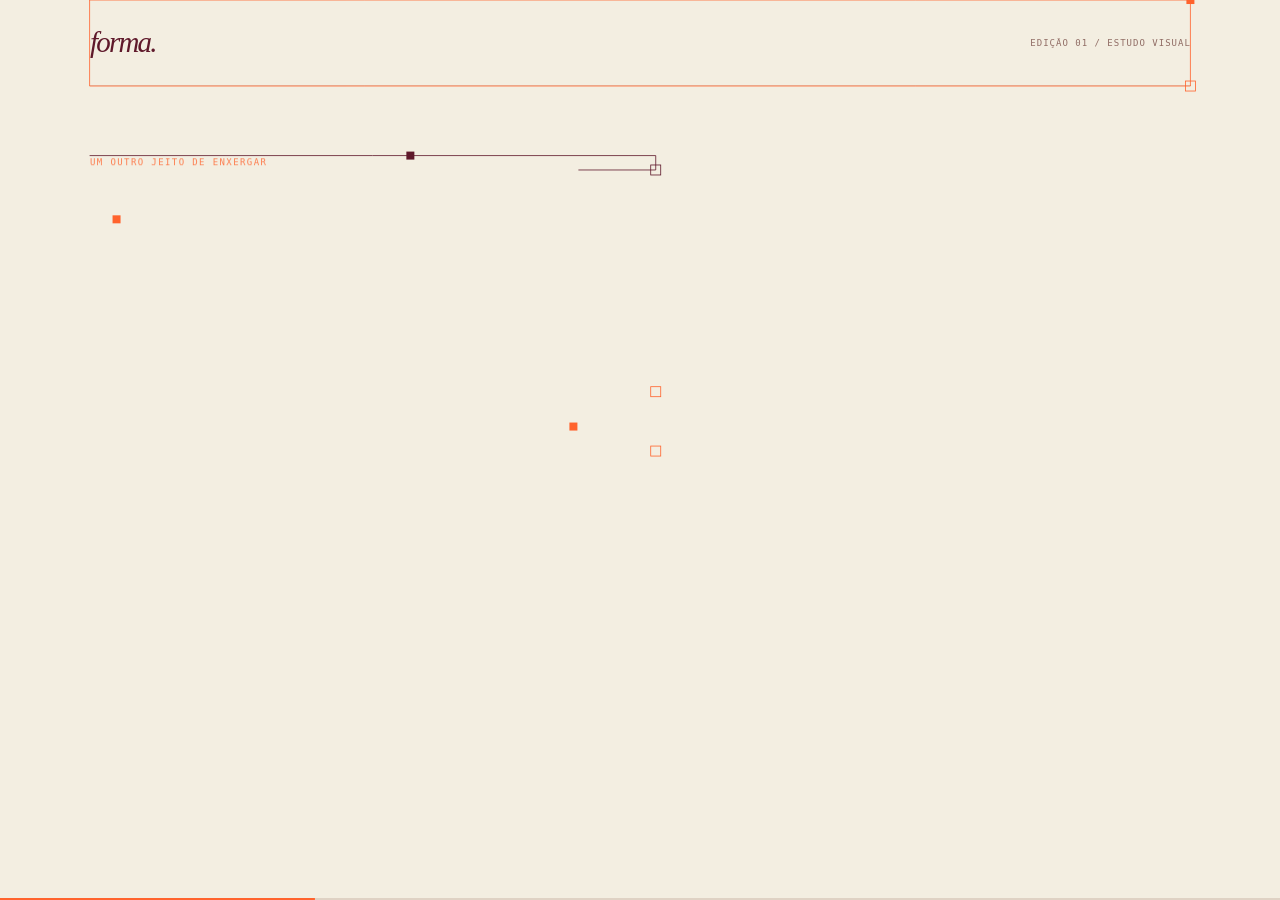
<file: demos/forma.html>
<!doctype html><html lang="pt-BR"><head><meta charset="utf-8"><meta name="viewport" content="width=device-width,initial-scale=1"><title>forma. — demonstração animada</title><style>*{box-sizing:border-box}html{--accent:#69dfff;--ink:#e9f7ff;--muted:#8cabc4;--bg:#071122;--panel:#101f34;--line:#37638355;--mono:monospace;background:var(--bg);color:var(--ink)}body{margin:0;font-family:Arial,Helvetica,sans-serif;color:var(--ink);background:var(--bg)}button,a{-webkit-tap-highlight-color:transparent}button{font:inherit;cursor:pointer}a{color:inherit;text-decoration:none}:focus-visible{outline:3px solid var(--accent);outline-offset:5px}.page{position:relative;min-height:560px;isolation:isolate;overflow:hidden;padding:0 36px;background:radial-gradient(ellipse at 85% 20%,color-mix(in srgb,var(--accent) 9%,transparent),transparent 58%),var(--bg);transition:background .45s,color .45s}.ambient-grid{position:absolute;inset:0;z-index:-1;background-image:linear-gradient(var(--line) 1px,transparent 1px),linear-gradient(90deg,var(--line) 1px,transparent 1px);background-size:40px 40px;mask-image:linear-gradient(transparent,#0008,transparent);opacity:.35}header{height:70px;display:flex;align-items:center;gap:25px;border-bottom:1px solid var(--line)}.logo{font-size:18px;font-weight:800;letter-spacing:1px;display:flex;align-items:center;gap:5px}.logo i{width:4px;height:4px;background:var(--accent)}.top-tag{font:7px var(--mono);color:var(--muted);letter-spacing:1px;margin-left:auto}.online{display:flex;gap:5px;align-items:center;font:7px var(--mono);color:var(--accent)}.online i{width:4px;height:4px;border-radius:50%;background:var(--accent)}main{display:grid;grid-template-columns:1.1fr 1fr;gap:20px;align-items:center;min-height:355px;position:relative;padding:40px 0 27px}.hero-copy{position:relative;z-index:2}.eyebrow{font:7px/1.6 var(--mono);letter-spacing:1.4px;color:var(--accent);margin:0 0 18px}h1{font-size:62px;letter-spacing:-3.5px;line-height:.98;font-weight:600;margin:0 0 22px}h1 em{font-style:normal;color:var(--accent)}.description{font-size:11px;color:var(--muted);line-height:1.7;margin:0 0 23px}.cta{display:inline-flex;align-items:center;justify-content:space-between;gap:25px;padding:13px 17px;background:var(--accent);border:1px solid var(--accent);color:var(--bg);font-size:9px;font-weight:700}.cta:hover{filter:brightness(1.15)}.art{position:relative;min-width:0;height:270px;display:grid;place-items:center}.art-caption{position:absolute;bottom:-4px;right:0;font:6px var(--mono);letter-spacing:1px;color:var(--muted)}.orb-art{position:relative;width:220px;height:220px;perspective:600px}.orb-globe{width:100%;height:100%;position:relative;transform-style:preserve-3d;animation:globe 15s linear infinite}.orb-globe i{position:absolute;inset:0;border:1px solid var(--accent);border-radius:50%;box-shadow:0 0 20px color-mix(in srgb,var(--accent) 8%,transparent)}.orb-globe i:nth-child(2){transform:rotateY(60deg)}.orb-globe i:nth-child(3){transform:rotateY(120deg)}.orb-globe i:nth-child(4){transform:rotateX(75deg)}.orb-globe i:nth-child(5){transform:rotateX(110deg)}.orb-globe b{position:absolute;top:27px;left:27px;width:9px;height:9px;background:var(--accent);border-radius:50%;box-shadow:0 0 25px var(--accent)}.orbit-caption{position:absolute;bottom:-20px;left:30px;color:var(--accent);font:6px var(--mono);letter-spacing:1px}.projects{display:grid;grid-template-columns:repeat(3,1fr);gap:12px;margin:0 0 25px}.projects>div{border:1px solid var(--line);padding:14px;display:flex;justify-content:space-between;align-items:center;background:var(--panel);min-width:0}.projects span{font:6px var(--mono);letter-spacing:.6px;color:var(--muted)}.projects i{width:15px;height:15px;border:1px solid var(--accent);transform:rotate(45deg)}footer{border-top:1px solid var(--line);padding:16px 0;display:flex;justify-content:space-between;gap:20px;font:6px var(--mono);color:var(--muted);letter-spacing:.7px}.status{color:var(--accent)}.assembly{position:absolute;inset:0;z-index:10;width:100%;height:100%;pointer-events:none}.timeline{position:absolute;bottom:0;left:0;right:0;height:2px;background:var(--line)}.timeline span{display:block;height:100%;background:var(--accent);transform:scaleX(var(--progress,0));transform-origin:left}[data-build]{will-change:clip-path,transform,opacity}.demo-paused *{animation-play-state:paused!important}.demo-reduced *{animation:none!important;transition:none!important}.demo-reduced [data-build]{opacity:1!important;translate:none!important;clip-path:none!important}.demo-reduced .assembly{display:none}.game[hidden]{display:none!important}.game{position:fixed;inset:0;z-index:30;background:var(--bg);display:grid;place-items:center;text-align:center;padding:30px}.game h2{font-size:32px;letter-spacing:-1.5px;margin:15px 0}.score{font:22px var(--mono);color:var(--accent)}.signals{display:flex;gap:24px;justify-content:center;margin:30px 0}.signals button{border:1px solid var(--accent);background:var(--panel);color:var(--accent);font-size:35px;width:65px;height:65px;transform:rotate(-8deg);transition:transform .3s,opacity .3s}.signals button:hover{transform:rotate(12deg) scale(1.1)}.signals button:disabled{opacity:.2;transform:scale(.7)}.back{border:1px solid var(--line);color:var(--ink);background:none;padding:12px 18px;font-size:11px}
body[data-demo="afterplay"]{--accent:#ff8fd8;--ink:#fff4ff;--muted:#b69cc6;--bg:#140c23;--panel:#28163a;--line:#ac71cb44}body[data-demo="afterplay"] main{display:block;padding:0;min-height:355px;isolation:isolate}body[data-demo="afterplay"] .hero-copy{padding-top:185px}body[data-demo="afterplay"] .eyebrow{margin-bottom:10px;font-size:6px}body[data-demo="afterplay"] h1{font-size:78px;letter-spacing:-5px;line-height:1;white-space:nowrap;background:linear-gradient(#fff 15%,#f2c9ed 55%,#6d526e);background-clip:text;-webkit-background-clip:text;color:transparent;margin:0 0 11px;position:relative;z-index:2}body[data-demo="afterplay"] .description{margin:0;font-size:11px;line-height:1.5}body[data-demo="afterplay"] .cta{position:absolute;right:0;bottom:4px;border-radius:30px;background:var(--panel);color:var(--accent);padding:12px 19px}body[data-demo="afterplay"] .art{position:absolute;left:50%;top:9px;width:315px;height:290px;transform:translateX(-50%);z-index:-1}body[data-demo="afterplay"] .art-caption{display:none}.particle-art{width:100%;height:100%;display:block}.game-badge{position:absolute;top:85px;right:-65px;display:flex;flex-direction:column;gap:5px;font:6px var(--mono);color:var(--muted)}.game-badge b{font-size:35px;color:var(--accent);font-weight:400}body[data-demo="afterplay"] .projects{margin-top:33px}body[data-demo="afterplay"] .projects i{border-radius:50%;box-shadow:0 0 15px color-mix(in srgb,var(--accent) 20%,transparent)}
body[data-demo="forma"]{--accent:#ff632d;--ink:#5f192b;--muted:#906c64;--bg:#f3eee1;--panel:#e9e1d2;--line:#7e4b362b}body[data-demo="forma"] .page{background:var(--bg)}body[data-demo="forma"] .ambient-grid{display:none}body[data-demo="forma"] .logo{font:italic 29px Georgia,serif;letter-spacing:-1.8px}body[data-demo="forma"] .logo i{display:none}body[data-demo="forma"] h1{font:normal 72px/.95 Georgia,serif;letter-spacing:-4px}body[data-demo="forma"] h1 em{font-style:italic;color:var(--ink)}body[data-demo="forma"] .description{font-size:11px}body[data-demo="forma"] .cta{background:transparent;border:0;border-bottom:1px solid var(--ink);padding:9px 0;color:var(--ink);font-weight:400;gap:38px}body[data-demo="forma"] .online{display:none}.poster{width:205px;height:260px;background:var(--accent);color:var(--bg);position:relative;transform:rotate(-8deg);box-shadow:16px 16px 0 var(--panel);overflow:hidden;animation:poster 7s ease-in-out infinite}.poster-top,.poster-bottom{position:absolute;font:6px var(--mono);letter-spacing:1px;left:15px;z-index:3}.poster-top{top:17px}.poster-bottom{bottom:17px}.poster-letter{position:absolute;inset:5px 0 0;text-align:center;font:italic 210px Georgia,serif;z-index:2;mix-blend-mode:screen}.poster-circle{position:absolute;width:135px;height:135px;border-radius:50%;background:var(--ink);top:42px;left:35px}.poster-bar{position:absolute;width:280px;height:60px;background:var(--panel);top:148px;left:-20px;transform:rotate(-35deg)}body[data-demo="forma"] .projects i{background:var(--accent);border:0;border-radius:50%}body[data-demo="forma"] .projects>div:nth-child(2) i{border-radius:0}body[data-demo="forma"] .projects>div:nth-child(3) i{border-radius:0;transform:rotate(0);clip-path:polygon(50% 0,100% 100%,0 100%)}
@keyframes globe{to{transform:rotateY(360deg) rotateX(25deg) rotateZ(15deg)}}@keyframes poster{50%{transform:rotate(2deg) translateY(-5px)}}
@media(min-width:900px){.page{padding-inline:7%;min-height:100svh}header{height:86px}.logo{font-size:22px}.top-tag,.online{font-size:9px}main{min-height:440px;padding-block:60px}h1{font-size:84px}.description{font-size:13px}.eyebrow{font-size:9px}.cta{font-size:12px;padding:17px 22px}.art{height:340px}.orb-art{width:290px;height:290px}.projects>div{padding:20px}.projects span{font-size:8px}footer{font-size:8px;padding:23px 0}body[data-demo="forma"] h1{font-size:96px}.poster{width:245px;height:315px}.poster-letter{font-size:250px}.poster-circle{width:165px;height:165px;left:40px;top:60px}.poster-bar{top:180px}body[data-demo="afterplay"] main{min-height:440px}body[data-demo="afterplay"] .hero-copy{padding-top:235px}body[data-demo="afterplay"] h1{font-size:clamp(90px,10vw,132px);letter-spacing:-7px}body[data-demo="afterplay"] .art{width:420px;height:370px}body[data-demo="afterplay"] .description{font-size:14px}body[data-demo="afterplay"] .cta{font-size:12px;padding:16px 22px}body[data-demo="afterplay"] .eyebrow{font-size:8px}}
@media(max-width:540px){.page{padding:0 24px;min-height:100svh}header{height:62px;gap:10px}.logo{font-size:17px}.top-tag{font-size:5px;letter-spacing:.5px;max-width:120px;text-align:right}.online{display:none}main{display:flex;flex-direction:column;align-items:stretch;padding-top:35px;gap:25px}h1{font-size:64px}.hero-copy{z-index:2}.eyebrow{font-size:7px}.description{font-size:12px}.cta{font-size:11px}.art{height:240px;max-width:100%}.orb-art{width:200px;height:200px}.projects{gap:7px;margin-top:20px}.projects>div{padding:12px 8px;gap:5px}.projects span{font-size:5px;line-height:1.7}.projects i{width:10px;height:10px;flex-shrink:0}footer{font-size:5px;line-height:1.7;gap:12px}body[data-demo="forma"] h1{font-size:73px}.poster{width:170px;height:215px}.poster-letter{font-size:170px}.poster-circle{width:110px;height:110px;left:30px;top:40px}.poster-bar{top:125px}body[data-demo="afterplay"] main{min-height:440px}body[data-demo="afterplay"] .hero-copy{padding-top:260px}body[data-demo="afterplay"] h1{font-size:clamp(39px,10.5vw,60px);letter-spacing:-2.8px}body[data-demo="afterplay"] .art{width:290px;height:270px;top:20px}body[data-demo="afterplay"] .cta{position:relative;margin-top:21px;bottom:auto;font-size:10px}body[data-demo="afterplay"] .description{font-size:12px}.game-badge{right:4px;top:0;font-size:5px}.game-badge b{font-size:23px}.game h2{font-size:27px}.signals{gap:15px}.signals button{width:56px;height:56px;font-size:30px}}
@media(prefers-reduced-motion:reduce){*{animation:none!important;transition:none!important}}
</style></head><body data-demo="forma"><div class="page"><div class="ambient-grid" aria-hidden="true"></div><header data-build="0"><a class="logo" href="#inicio">forma.<i></i></a><span class="top-tag">EDIÇÃO 01 / ESTUDO VISUAL</span><span class="online"><i></i>ONLINE</span></header><main id="inicio"><div class="hero-copy"><p class="eyebrow" data-build="1">UM OUTRO JEITO DE ENXERGAR</p><h1 data-build="2">Fora do<br><em>óbvio.</em></h1><p class="description" data-build="3">Um ponto de partida.<br>Infinitas formas de criar o que vem depois.</p><button class="cta" id="experience" data-build="4">Próxima edição <span>↗</span></button></div><div class="art" data-build="5" aria-hidden="true"><div class="poster"><span class="poster-top">ESTUDO DE FORMAS / 001</span><div class="poster-circle"></div><div class="poster-bar"></div><span class="poster-letter">f</span><span class="poster-bottom">IMAGINAR É O COMEÇO.</span></div><span class="art-caption">COLEÇÃO / 2026</span></div></main><div class="projects" data-build="6"><div><span>CORES / EXPRESSÃO</span><i></i></div><div><span>FORMAS / EQUILÍBRIO</span><i></i></div><div><span>IDEIAS / DIREÇÃO</span><i></i></div></div><footer data-build="7"><span>MENOS RUÍDO. MAIS INTENÇÃO.</span><span class="status" aria-live="polite">INICIANDO</span></footer><canvas class="assembly" aria-hidden="true"></canvas><div class="timeline" aria-hidden="true"><span></span></div></div><script>(()=>{
 const root=document.documentElement,body=document.body,kind=body.dataset.demo,page=document.querySelector('.page'),canvas=document.querySelector('.assembly'),ctx=canvas.getContext('2d'),nodes=[...document.querySelectorAll('[data-build]')],status=document.querySelector('.status'),motion=matchMedia('(prefers-reduced-motion:reduce)');
 const palettes={orbita:[['#69dfff','#e9f7ff','#8cabc4','#071122','#101f34'],['#bd9cff','#f5eeff','#ab9ac4','#160f2b','#241737'],['#ccff4d','#f3ffe1','#a3b98d','#12190e','#202b17']],afterplay:[['#ff8fd8','#fff4ff','#b69cc6','#140c23','#28163a'],['#ffac57','#fff5e9','#c4a27e','#1b1209','#322112'],['#7affed','#edfffd','#91bdb8','#07191b','#123133']],forma:[['#ff632d','#5f192b','#906c64','#f3eee1','#e9e1d2'],['#335dff','#172b68','#6f7da4','#edf0ff','#d9dff2'],['#457e53','#153d30','#7b8b70','#e9eddf','#d0dbc7']]};
 let enabled=false,reduce=motion.matches,started=false,elapsed=0,last=0,raf=0,w=0,h=0,palette=0,lastStage='',lastProgress=-1;const clamp=v=>Math.max(0,Math.min(1,v)),smooth=v=>{v=clamp(v);return v*v*(3-2*v)},out=v=>1-Math.pow(1-clamp(v),3),mix=(a,b,t)=>a+(b-a)*t;
 function accent(){return palettes[kind][palette][0]}function send(extra={}){if(parent!==window)parent.postMessage({type:'ton-demo-status',demo:kind,palette,...extra},'*')}
 function setPalette(n){palette=(Number(n)+3)%3;const colors=palettes[kind][palette];['--accent','--ink','--muted','--bg','--panel'].forEach((key,i)=>body.style.setProperty(key,colors[i]));body.style.setProperty('--line',colors[1]+'33');if(kind==='forma'){document.querySelector('.top-tag').textContent='EDIÇÃO 0'+(palette+1)+' / ESTUDO VISUAL';document.querySelector('.poster-letter').textContent=['f','o','r'][palette]}send();render(elapsed)}
 function resize(){w=page.clientWidth;h=page.offsetHeight;const d=Math.min(devicePixelRatio||1,1.5);canvas.width=w*d;canvas.height=h*d;ctx.setTransform(d,0,0,d,0,0);resizeParticles();render(elapsed)}
 function rect(el){const a=el.getBoundingClientRect(),b=page.getBoundingClientRect();return{x:a.left-b.left,y:a.top-b.top,width:a.width,height:a.height,right:a.right-b.left,bottom:a.bottom-b.top}}
 function pen(x,y,color,angle=0){ctx.save();ctx.translate(x,y);ctx.rotate(angle);ctx.fillStyle=color;ctx.beginPath();ctx.moveTo(0,0);ctx.lineTo(0,13);ctx.lineTo(4,10);ctx.lineTo(7,16);ctx.lineTo(10,14);ctx.lineTo(7,8);ctx.lineTo(13,8);ctx.closePath();ctx.fill();ctx.restore()}
 function outline(r,p,color){const length=(r.width+r.height)*2;ctx.strokeStyle=color;ctx.lineWidth=.8;ctx.setLineDash([length]);ctx.lineDashOffset=length*(1-clamp(p));ctx.strokeRect(r.x,r.y,r.width,r.height);ctx.setLineDash([])}
 function construct(t){nodes.forEach((el,i)=>{let start=620+i*330;if(kind==='forma')start=450+i*300;if(kind==='afterplay')start=[2850,2750,2860,3100,3270,3000,3700,4000][i];const p=reduce?1:out((t-start)/650);el.style.opacity=String(p);el.style.clipPath=kind==='forma'?'inset('+((1-p)*100)+'% 0 0 0)':'inset(0 '+((1-p)*100)+'% 0 0)';el.style.translate='0 '+((1-p)*(kind==='forma'?26:10))+'px';
  if(kind==='afterplay'||reduce)return;const r=rect(el),local=t-start;if(local>-450&&local<950){ctx.globalAlpha=1-smooth((local-650)/300);const color=i%3===1?palettes[kind][palette][1]:accent();outline(r,local/500,color);const deploy=smooth((local+450)/500),angle=i*.85+t*.003;let x=mix(w/2+Math.cos(angle)*45,r.x+r.width*clamp(local/500),deploy),y=mix(h/2+Math.sin(angle)*35,r.y,deploy);if(kind==='forma'){ctx.fillStyle=color;ctx.fillRect(x-4,y-4,8,8);ctx.strokeStyle=color;ctx.strokeRect(r.right-5,r.bottom-5,10,10)}else pen(x,y,color,Math.sin(angle)*.25);ctx.globalAlpha=1}
 });if(kind==='orbita'&&t<1000&&!reduce){for(let i=0;i<9;i++){const a=i/9*Math.PI*2+t*.003,r=32+Math.sin(t*.004)*8;pen(w/2+Math.cos(a)*r,h*.42+Math.sin(a)*r,accent(),a*.1)}}}
 function cinema(t){if(t>=3000||reduce)return;const target=document.querySelector('h1'),r=rect(target),finalSize=parseFloat(getComputedStyle(target).fontSize),land=smooth((t-2260)/700),size=mix(Math.min(w*.105,85),finalSize,land),words=['PLAY','ALAY','AFLAY','AFTER','AFTERP','AFTERPL','AFTERPLAY'],text=t<1350?'PLAY':words[Math.min(6,Math.floor((t-1350)/105))];ctx.font='900 '+size+'px Arial';const tracking=-size*.065,widths=[...text].map(c=>ctx.measureText(c).width+tracking),total=widths.reduce((a,b)=>a+b,0),left=mix((w-total)/2,r.x,land),base=mix(h*.47,r.y+finalSize*.8,land);const gradient=ctx.createLinearGradient(0,base-size,0,base);gradient.addColorStop(0,'#fff');gradient.addColorStop(.5,palettes[kind][palette][1]);gradient.addColorStop(1,'#887182');ctx.fillStyle=gradient;
  if(t<1650){let dotY=t<400?mix(-10,h*.57,Math.pow(t/400,2)):h*.57-Math.sin(clamp((t-400)/300)*Math.PI)*22;ctx.beginPath();ctx.arc(w/2,dotY,4*(1-smooth((t-1500)/150)),0,Math.PI*2);ctx.fill();}if(t<650)return;let x=left;[...text].forEach((c,i)=>{const u=t<1350?out((t-650-i*140)/500):1,angle=(1-u)*[-1.8,1.6,-1.2,1.3][i%4];ctx.save();ctx.translate(x+widths[i]/2,base+size*.25);ctx.rotate(angle);ctx.fillText(c,-widths[i]/2,-size*.25-(1-u)*15);ctx.restore();x+=widths[i]});}
 const pc=document.querySelector('.particle-art'),pctx=pc?.getContext('2d');let pw=0,ph=0,points=[];
 function makeController(){if(!pc)return;const b=document.createElement('canvas');b.width=400;b.height=260;const c=b.getContext('2d');c.fillStyle='#fff';c.beginPath();c.moveTo(100,60);c.bezierCurveTo(45,45,35,125,25,180);c.bezierCurveTo(15,235,65,245,100,190);c.lineTo(122,160);c.lineTo(278,160);c.lineTo(300,190);c.bezierCurveTo(335,245,385,235,375,180);c.bezierCurveTo(365,125,355,45,300,60);c.bezierCurveTo(260,40,140,40,100,60);c.fill();c.fillStyle='#000';c.fillRect(85,90,19,60);c.fillRect(65,110,60,19);for(const [x,y] of [[300,100],[325,125],[275,125],[300,150]]){c.beginPath();c.arc(x,y,9,0,Math.PI*2);c.fill()}for(const x of [165,235]){c.beginPath();c.arc(x,140,17,0,Math.PI*2);c.fill()}const data=c.getImageData(0,0,400,260).data;for(let y=0;y<260;y+=4)for(let x=0;x<400;x+=4)if(data[(y*400+x)*4]>150)points.push({x:x/400,y:y/260,seed:((x*19+y*31)%991)/991});resizeParticles()}
 function resizeParticles(){if(!pc)return;pw=pc.clientWidth;ph=pc.clientHeight;const d=Math.min(devicePixelRatio||1,1.5);pc.width=pw*d;pc.height=ph*d;pctx.setTransform(d,0,0,d,0,0)}
 function particles(t){if(!pc)return;pctx.clearRect(0,0,pw,ph);const f=reduce?1:clamp((t-3100)/2300);if(!reduce&&t<3100)return;for(const p of points){const settle=smooth((f-.28-p.seed*.1)/.62),con=smooth(f/.48),a=p.seed*Math.PI*2+(1-f)*Math.PI*3.5,rad=pw*mix(.4+p.seed*.4,.06,con),x=mix(pw/2+Math.cos(a)*rad,p.x*pw,settle),y=mix(ph*.5+Math.sin(a)*rad*.5,p.y*ph*.85+ph*.04,settle);pctx.globalAlpha=mix(.2,.9,settle);pctx.fillStyle=p.seed<.23?accent():palettes[kind][palette][1];const drift=reduce?0:Math.sin(t*.0007+p.seed*9)*.55;pctx.fillRect(x+drift,y,1.3,1.3)}pctx.globalAlpha=1;}
 function render(t){ctx.clearRect(0,0,w,h);construct(t);if(kind==='afterplay'){cinema(t);particles(t)}const progress=reduce?1:clamp(t/(kind==='afterplay'?5600:4200));page.style.setProperty('--progress',String(progress));const stage=progress>=1?'PRONTO PARA EXPLORAR':kind==='afterplay'?(t<2000?'FORMANDO O TÍTULO':t<3100?'ENCAIXANDO A INTERFACE':'ORGANIZANDO PARTÍCULAS'):(t<600?'CONECTANDO IDEIAS':t<2500?'CONSTRUINDO A INTERFACE':'FINALIZANDO OS DETALHES');if(stage!==lastStage){status.textContent=stage;lastStage=stage;send({stage})}const rounded=Math.round(progress*100);if(rounded!==lastProgress){lastProgress=rounded;send({progress:rounded})}body.dataset.stage=progress>=1?'ready':'building'}
 function queue(){if(!raf&&enabled&&!document.hidden)raf=requestAnimationFrame(tick)}function tick(now){raf=0;if(!enabled||document.hidden)return;if(last&&now-last<30){queue();return}const delta=last?now-last:0;last=now;elapsed+=delta;render(reduce?7000:elapsed);if(!reduce&&(elapsed<6000||kind==='afterplay'))queue()}
 function replay(){started=true;elapsed=0;last=0;lastStage='';lastProgress=-1;render(reduce?7000:0);queue()}
 function state(on,rm){enabled=on;reduce=rm||motion.matches;root.classList.toggle('demo-paused',!on);root.classList.toggle('demo-reduced',reduce);if(!on){cancelAnimationFrame(raf);raf=0;last=0;return}if(!started)replay();else{render(reduce?7000:elapsed);queue()}}
 addEventListener('message',e=>{if(e.source!==parent||e.data?.type!=='ton-demo-motion')return;const d=e.data;if(d.palette!==undefined)setPalette(d.palette);if(d.action==='replay')replay();if(typeof d.enabled==='boolean')state(d.enabled,!!d.reduced)});motion.addEventListener('change',()=>state(enabled,motion.matches));document.addEventListener('visibilitychange',()=>{last=0;if(document.hidden){cancelAnimationFrame(raf);raf=0}else queue()});addEventListener('resize',resize,{passive:true});
 document.getElementById('experience').addEventListener('click',()=>{if(kind==='afterplay'){const game=document.querySelector('.game');game.hidden=false;document.querySelector('.score').textContent='0 / 3';document.querySelector('.game h2').textContent='Colete os 3 sinais.';document.querySelectorAll('.signals button').forEach(b=>b.disabled=false);body.classList.add('game-open')}else setPalette(palette+1)});
 if(kind==='afterplay'){let score=0;document.getElementById('experience').addEventListener('click',()=>score=0);document.querySelectorAll('.signals button').forEach(button=>button.addEventListener('click',()=>{button.disabled=true;score++;document.querySelector('.score').textContent=score+' / 3';if(score===3)document.querySelector('.game h2').textContent='Missão concluída!'}));document.querySelector('.back').addEventListener('click',()=>{document.querySelector('.game').hidden=true;body.classList.remove('game-open')})}
 makeController();resize();render(reduce?7000:0);if(parent===window)state(true,reduce);else send({loaded:true});
})();
</script></body></html>
</file>
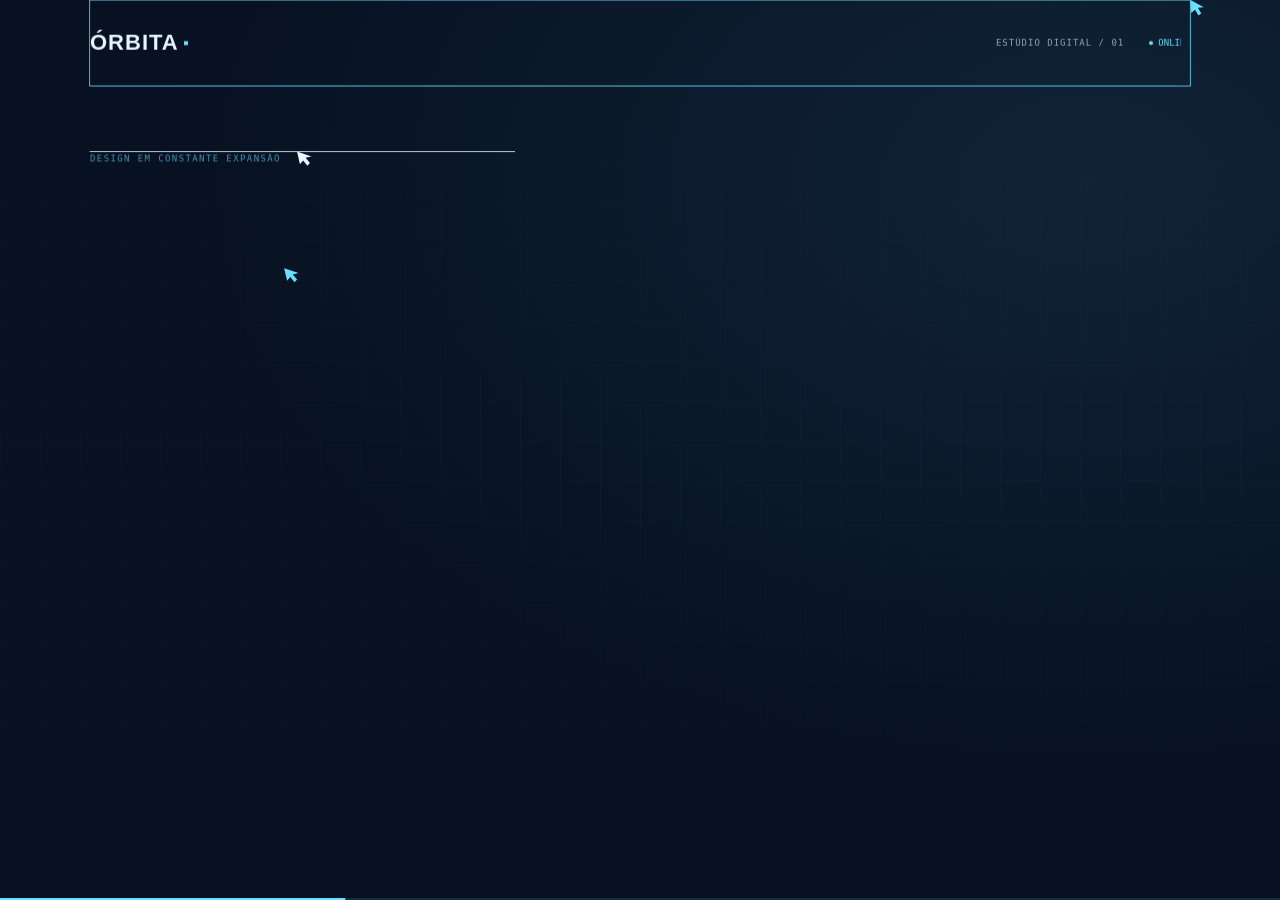
<file: demos/orbita.html>
<!doctype html><html lang="pt-BR"><head><meta charset="utf-8"><meta name="viewport" content="width=device-width,initial-scale=1"><title>ÓRBITA — demonstração animada</title><style>*{box-sizing:border-box}html{--accent:#69dfff;--ink:#e9f7ff;--muted:#8cabc4;--bg:#071122;--panel:#101f34;--line:#37638355;--mono:monospace;background:var(--bg);color:var(--ink)}body{margin:0;font-family:Arial,Helvetica,sans-serif;color:var(--ink);background:var(--bg)}button,a{-webkit-tap-highlight-color:transparent}button{font:inherit;cursor:pointer}a{color:inherit;text-decoration:none}:focus-visible{outline:3px solid var(--accent);outline-offset:5px}.page{position:relative;min-height:560px;isolation:isolate;overflow:hidden;padding:0 36px;background:radial-gradient(ellipse at 85% 20%,color-mix(in srgb,var(--accent) 9%,transparent),transparent 58%),var(--bg);transition:background .45s,color .45s}.ambient-grid{position:absolute;inset:0;z-index:-1;background-image:linear-gradient(var(--line) 1px,transparent 1px),linear-gradient(90deg,var(--line) 1px,transparent 1px);background-size:40px 40px;mask-image:linear-gradient(transparent,#0008,transparent);opacity:.35}header{height:70px;display:flex;align-items:center;gap:25px;border-bottom:1px solid var(--line)}.logo{font-size:18px;font-weight:800;letter-spacing:1px;display:flex;align-items:center;gap:5px}.logo i{width:4px;height:4px;background:var(--accent)}.top-tag{font:7px var(--mono);color:var(--muted);letter-spacing:1px;margin-left:auto}.online{display:flex;gap:5px;align-items:center;font:7px var(--mono);color:var(--accent)}.online i{width:4px;height:4px;border-radius:50%;background:var(--accent)}main{display:grid;grid-template-columns:1.1fr 1fr;gap:20px;align-items:center;min-height:355px;position:relative;padding:40px 0 27px}.hero-copy{position:relative;z-index:2}.eyebrow{font:7px/1.6 var(--mono);letter-spacing:1.4px;color:var(--accent);margin:0 0 18px}h1{font-size:62px;letter-spacing:-3.5px;line-height:.98;font-weight:600;margin:0 0 22px}h1 em{font-style:normal;color:var(--accent)}.description{font-size:11px;color:var(--muted);line-height:1.7;margin:0 0 23px}.cta{display:inline-flex;align-items:center;justify-content:space-between;gap:25px;padding:13px 17px;background:var(--accent);border:1px solid var(--accent);color:var(--bg);font-size:9px;font-weight:700}.cta:hover{filter:brightness(1.15)}.art{position:relative;min-width:0;height:270px;display:grid;place-items:center}.art-caption{position:absolute;bottom:-4px;right:0;font:6px var(--mono);letter-spacing:1px;color:var(--muted)}.orb-art{position:relative;width:220px;height:220px;perspective:600px}.orb-globe{width:100%;height:100%;position:relative;transform-style:preserve-3d;animation:globe 15s linear infinite}.orb-globe i{position:absolute;inset:0;border:1px solid var(--accent);border-radius:50%;box-shadow:0 0 20px color-mix(in srgb,var(--accent) 8%,transparent)}.orb-globe i:nth-child(2){transform:rotateY(60deg)}.orb-globe i:nth-child(3){transform:rotateY(120deg)}.orb-globe i:nth-child(4){transform:rotateX(75deg)}.orb-globe i:nth-child(5){transform:rotateX(110deg)}.orb-globe b{position:absolute;top:27px;left:27px;width:9px;height:9px;background:var(--accent);border-radius:50%;box-shadow:0 0 25px var(--accent)}.orbit-caption{position:absolute;bottom:-20px;left:30px;color:var(--accent);font:6px var(--mono);letter-spacing:1px}.projects{display:grid;grid-template-columns:repeat(3,1fr);gap:12px;margin:0 0 25px}.projects>div{border:1px solid var(--line);padding:14px;display:flex;justify-content:space-between;align-items:center;background:var(--panel);min-width:0}.projects span{font:6px var(--mono);letter-spacing:.6px;color:var(--muted)}.projects i{width:15px;height:15px;border:1px solid var(--accent);transform:rotate(45deg)}footer{border-top:1px solid var(--line);padding:16px 0;display:flex;justify-content:space-between;gap:20px;font:6px var(--mono);color:var(--muted);letter-spacing:.7px}.status{color:var(--accent)}.assembly{position:absolute;inset:0;z-index:10;width:100%;height:100%;pointer-events:none}.timeline{position:absolute;bottom:0;left:0;right:0;height:2px;background:var(--line)}.timeline span{display:block;height:100%;background:var(--accent);transform:scaleX(var(--progress,0));transform-origin:left}[data-build]{will-change:clip-path,transform,opacity}.demo-paused *{animation-play-state:paused!important}.demo-reduced *{animation:none!important;transition:none!important}.demo-reduced [data-build]{opacity:1!important;translate:none!important;clip-path:none!important}.demo-reduced .assembly{display:none}.game[hidden]{display:none!important}.game{position:fixed;inset:0;z-index:30;background:var(--bg);display:grid;place-items:center;text-align:center;padding:30px}.game h2{font-size:32px;letter-spacing:-1.5px;margin:15px 0}.score{font:22px var(--mono);color:var(--accent)}.signals{display:flex;gap:24px;justify-content:center;margin:30px 0}.signals button{border:1px solid var(--accent);background:var(--panel);color:var(--accent);font-size:35px;width:65px;height:65px;transform:rotate(-8deg);transition:transform .3s,opacity .3s}.signals button:hover{transform:rotate(12deg) scale(1.1)}.signals button:disabled{opacity:.2;transform:scale(.7)}.back{border:1px solid var(--line);color:var(--ink);background:none;padding:12px 18px;font-size:11px}
body[data-demo="afterplay"]{--accent:#ff8fd8;--ink:#fff4ff;--muted:#b69cc6;--bg:#140c23;--panel:#28163a;--line:#ac71cb44}body[data-demo="afterplay"] main{display:block;padding:0;min-height:355px;isolation:isolate}body[data-demo="afterplay"] .hero-copy{padding-top:185px}body[data-demo="afterplay"] .eyebrow{margin-bottom:10px;font-size:6px}body[data-demo="afterplay"] h1{font-size:78px;letter-spacing:-5px;line-height:1;white-space:nowrap;background:linear-gradient(#fff 15%,#f2c9ed 55%,#6d526e);background-clip:text;-webkit-background-clip:text;color:transparent;margin:0 0 11px;position:relative;z-index:2}body[data-demo="afterplay"] .description{margin:0;font-size:11px;line-height:1.5}body[data-demo="afterplay"] .cta{position:absolute;right:0;bottom:4px;border-radius:30px;background:var(--panel);color:var(--accent);padding:12px 19px}body[data-demo="afterplay"] .art{position:absolute;left:50%;top:9px;width:315px;height:290px;transform:translateX(-50%);z-index:-1}body[data-demo="afterplay"] .art-caption{display:none}.particle-art{width:100%;height:100%;display:block}.game-badge{position:absolute;top:85px;right:-65px;display:flex;flex-direction:column;gap:5px;font:6px var(--mono);color:var(--muted)}.game-badge b{font-size:35px;color:var(--accent);font-weight:400}body[data-demo="afterplay"] .projects{margin-top:33px}body[data-demo="afterplay"] .projects i{border-radius:50%;box-shadow:0 0 15px color-mix(in srgb,var(--accent) 20%,transparent)}
body[data-demo="forma"]{--accent:#ff632d;--ink:#5f192b;--muted:#906c64;--bg:#f3eee1;--panel:#e9e1d2;--line:#7e4b362b}body[data-demo="forma"] .page{background:var(--bg)}body[data-demo="forma"] .ambient-grid{display:none}body[data-demo="forma"] .logo{font:italic 29px Georgia,serif;letter-spacing:-1.8px}body[data-demo="forma"] .logo i{display:none}body[data-demo="forma"] h1{font:normal 72px/.95 Georgia,serif;letter-spacing:-4px}body[data-demo="forma"] h1 em{font-style:italic;color:var(--ink)}body[data-demo="forma"] .description{font-size:11px}body[data-demo="forma"] .cta{background:transparent;border:0;border-bottom:1px solid var(--ink);padding:9px 0;color:var(--ink);font-weight:400;gap:38px}body[data-demo="forma"] .online{display:none}.poster{width:205px;height:260px;background:var(--accent);color:var(--bg);position:relative;transform:rotate(-8deg);box-shadow:16px 16px 0 var(--panel);overflow:hidden;animation:poster 7s ease-in-out infinite}.poster-top,.poster-bottom{position:absolute;font:6px var(--mono);letter-spacing:1px;left:15px;z-index:3}.poster-top{top:17px}.poster-bottom{bottom:17px}.poster-letter{position:absolute;inset:5px 0 0;text-align:center;font:italic 210px Georgia,serif;z-index:2;mix-blend-mode:screen}.poster-circle{position:absolute;width:135px;height:135px;border-radius:50%;background:var(--ink);top:42px;left:35px}.poster-bar{position:absolute;width:280px;height:60px;background:var(--panel);top:148px;left:-20px;transform:rotate(-35deg)}body[data-demo="forma"] .projects i{background:var(--accent);border:0;border-radius:50%}body[data-demo="forma"] .projects>div:nth-child(2) i{border-radius:0}body[data-demo="forma"] .projects>div:nth-child(3) i{border-radius:0;transform:rotate(0);clip-path:polygon(50% 0,100% 100%,0 100%)}
@keyframes globe{to{transform:rotateY(360deg) rotateX(25deg) rotateZ(15deg)}}@keyframes poster{50%{transform:rotate(2deg) translateY(-5px)}}
@media(min-width:900px){.page{padding-inline:7%;min-height:100svh}header{height:86px}.logo{font-size:22px}.top-tag,.online{font-size:9px}main{min-height:440px;padding-block:60px}h1{font-size:84px}.description{font-size:13px}.eyebrow{font-size:9px}.cta{font-size:12px;padding:17px 22px}.art{height:340px}.orb-art{width:290px;height:290px}.projects>div{padding:20px}.projects span{font-size:8px}footer{font-size:8px;padding:23px 0}body[data-demo="forma"] h1{font-size:96px}.poster{width:245px;height:315px}.poster-letter{font-size:250px}.poster-circle{width:165px;height:165px;left:40px;top:60px}.poster-bar{top:180px}body[data-demo="afterplay"] main{min-height:440px}body[data-demo="afterplay"] .hero-copy{padding-top:235px}body[data-demo="afterplay"] h1{font-size:clamp(90px,10vw,132px);letter-spacing:-7px}body[data-demo="afterplay"] .art{width:420px;height:370px}body[data-demo="afterplay"] .description{font-size:14px}body[data-demo="afterplay"] .cta{font-size:12px;padding:16px 22px}body[data-demo="afterplay"] .eyebrow{font-size:8px}}
@media(max-width:540px){.page{padding:0 24px;min-height:100svh}header{height:62px;gap:10px}.logo{font-size:17px}.top-tag{font-size:5px;letter-spacing:.5px;max-width:120px;text-align:right}.online{display:none}main{display:flex;flex-direction:column;align-items:stretch;padding-top:35px;gap:25px}h1{font-size:64px}.hero-copy{z-index:2}.eyebrow{font-size:7px}.description{font-size:12px}.cta{font-size:11px}.art{height:240px;max-width:100%}.orb-art{width:200px;height:200px}.projects{gap:7px;margin-top:20px}.projects>div{padding:12px 8px;gap:5px}.projects span{font-size:5px;line-height:1.7}.projects i{width:10px;height:10px;flex-shrink:0}footer{font-size:5px;line-height:1.7;gap:12px}body[data-demo="forma"] h1{font-size:73px}.poster{width:170px;height:215px}.poster-letter{font-size:170px}.poster-circle{width:110px;height:110px;left:30px;top:40px}.poster-bar{top:125px}body[data-demo="afterplay"] main{min-height:440px}body[data-demo="afterplay"] .hero-copy{padding-top:260px}body[data-demo="afterplay"] h1{font-size:clamp(39px,10.5vw,60px);letter-spacing:-2.8px}body[data-demo="afterplay"] .art{width:290px;height:270px;top:20px}body[data-demo="afterplay"] .cta{position:relative;margin-top:21px;bottom:auto;font-size:10px}body[data-demo="afterplay"] .description{font-size:12px}.game-badge{right:4px;top:0;font-size:5px}.game-badge b{font-size:23px}.game h2{font-size:27px}.signals{gap:15px}.signals button{width:56px;height:56px;font-size:30px}}
@media(prefers-reduced-motion:reduce){*{animation:none!important;transition:none!important}}
</style></head><body data-demo="orbita"><div class="page"><div class="ambient-grid" aria-hidden="true"></div><header data-build="0"><a class="logo" href="#inicio">ÓRBITA<i></i></a><span class="top-tag">ESTÚDIO DIGITAL / 01</span><span class="online"><i></i>ONLINE</span></header><main id="inicio"><div class="hero-copy"><p class="eyebrow" data-build="1">DESIGN EM CONSTANTE EXPANSÃO</p><h1 data-build="2">Ideias fora<br>da <em>órbita.</em></h1><p class="description" data-build="3">Do primeiro ponto à próxima possibilidade.<br>Interfaces que ganham vida, peça por peça.</p><button class="cta" id="experience" data-build="4">Mudar de universo <span>↗</span></button></div><div class="art" data-build="5" aria-hidden="true"><div class="orb-art"><div class="orb-globe"><i></i><i></i><i></i><i></i><i></i><b></b></div><span class="orbit-caption">X.024 / Y.008 / Z.042</span></div><span class="art-caption">EXPERIMENTO / 001</span></div></main><div class="projects" data-build="6"><div><span>01 / IDENTIDADE</span><i></i></div><div><span>02 / INTERFACE</span><i></i></div><div><span>03 / MOVIMENTO</span><i></i></div></div><footer data-build="7"><span>PENSAR. EXPLORAR. CONSTRUIR.</span><span class="status" aria-live="polite">INICIANDO</span></footer><canvas class="assembly" aria-hidden="true"></canvas><div class="timeline" aria-hidden="true"><span></span></div></div><script>(()=>{
 const root=document.documentElement,body=document.body,kind=body.dataset.demo,page=document.querySelector('.page'),canvas=document.querySelector('.assembly'),ctx=canvas.getContext('2d'),nodes=[...document.querySelectorAll('[data-build]')],status=document.querySelector('.status'),motion=matchMedia('(prefers-reduced-motion:reduce)');
 const palettes={orbita:[['#69dfff','#e9f7ff','#8cabc4','#071122','#101f34'],['#bd9cff','#f5eeff','#ab9ac4','#160f2b','#241737'],['#ccff4d','#f3ffe1','#a3b98d','#12190e','#202b17']],afterplay:[['#ff8fd8','#fff4ff','#b69cc6','#140c23','#28163a'],['#ffac57','#fff5e9','#c4a27e','#1b1209','#322112'],['#7affed','#edfffd','#91bdb8','#07191b','#123133']],forma:[['#ff632d','#5f192b','#906c64','#f3eee1','#e9e1d2'],['#335dff','#172b68','#6f7da4','#edf0ff','#d9dff2'],['#457e53','#153d30','#7b8b70','#e9eddf','#d0dbc7']]};
 let enabled=false,reduce=motion.matches,started=false,elapsed=0,last=0,raf=0,w=0,h=0,palette=0,lastStage='',lastProgress=-1;const clamp=v=>Math.max(0,Math.min(1,v)),smooth=v=>{v=clamp(v);return v*v*(3-2*v)},out=v=>1-Math.pow(1-clamp(v),3),mix=(a,b,t)=>a+(b-a)*t;
 function accent(){return palettes[kind][palette][0]}function send(extra={}){if(parent!==window)parent.postMessage({type:'ton-demo-status',demo:kind,palette,...extra},'*')}
 function setPalette(n){palette=(Number(n)+3)%3;const colors=palettes[kind][palette];['--accent','--ink','--muted','--bg','--panel'].forEach((key,i)=>body.style.setProperty(key,colors[i]));body.style.setProperty('--line',colors[1]+'33');if(kind==='forma'){document.querySelector('.top-tag').textContent='EDIÇÃO 0'+(palette+1)+' / ESTUDO VISUAL';document.querySelector('.poster-letter').textContent=['f','o','r'][palette]}send();render(elapsed)}
 function resize(){w=page.clientWidth;h=page.offsetHeight;const d=Math.min(devicePixelRatio||1,1.5);canvas.width=w*d;canvas.height=h*d;ctx.setTransform(d,0,0,d,0,0);resizeParticles();render(elapsed)}
 function rect(el){const a=el.getBoundingClientRect(),b=page.getBoundingClientRect();return{x:a.left-b.left,y:a.top-b.top,width:a.width,height:a.height,right:a.right-b.left,bottom:a.bottom-b.top}}
 function pen(x,y,color,angle=0){ctx.save();ctx.translate(x,y);ctx.rotate(angle);ctx.fillStyle=color;ctx.beginPath();ctx.moveTo(0,0);ctx.lineTo(0,13);ctx.lineTo(4,10);ctx.lineTo(7,16);ctx.lineTo(10,14);ctx.lineTo(7,8);ctx.lineTo(13,8);ctx.closePath();ctx.fill();ctx.restore()}
 function outline(r,p,color){const length=(r.width+r.height)*2;ctx.strokeStyle=color;ctx.lineWidth=.8;ctx.setLineDash([length]);ctx.lineDashOffset=length*(1-clamp(p));ctx.strokeRect(r.x,r.y,r.width,r.height);ctx.setLineDash([])}
 function construct(t){nodes.forEach((el,i)=>{let start=620+i*330;if(kind==='forma')start=450+i*300;if(kind==='afterplay')start=[2850,2750,2860,3100,3270,3000,3700,4000][i];const p=reduce?1:out((t-start)/650);el.style.opacity=String(p);el.style.clipPath=kind==='forma'?'inset('+((1-p)*100)+'% 0 0 0)':'inset(0 '+((1-p)*100)+'% 0 0)';el.style.translate='0 '+((1-p)*(kind==='forma'?26:10))+'px';
  if(kind==='afterplay'||reduce)return;const r=rect(el),local=t-start;if(local>-450&&local<950){ctx.globalAlpha=1-smooth((local-650)/300);const color=i%3===1?palettes[kind][palette][1]:accent();outline(r,local/500,color);const deploy=smooth((local+450)/500),angle=i*.85+t*.003;let x=mix(w/2+Math.cos(angle)*45,r.x+r.width*clamp(local/500),deploy),y=mix(h/2+Math.sin(angle)*35,r.y,deploy);if(kind==='forma'){ctx.fillStyle=color;ctx.fillRect(x-4,y-4,8,8);ctx.strokeStyle=color;ctx.strokeRect(r.right-5,r.bottom-5,10,10)}else pen(x,y,color,Math.sin(angle)*.25);ctx.globalAlpha=1}
 });if(kind==='orbita'&&t<1000&&!reduce){for(let i=0;i<9;i++){const a=i/9*Math.PI*2+t*.003,r=32+Math.sin(t*.004)*8;pen(w/2+Math.cos(a)*r,h*.42+Math.sin(a)*r,accent(),a*.1)}}}
 function cinema(t){if(t>=3000||reduce)return;const target=document.querySelector('h1'),r=rect(target),finalSize=parseFloat(getComputedStyle(target).fontSize),land=smooth((t-2260)/700),size=mix(Math.min(w*.105,85),finalSize,land),words=['PLAY','ALAY','AFLAY','AFTER','AFTERP','AFTERPL','AFTERPLAY'],text=t<1350?'PLAY':words[Math.min(6,Math.floor((t-1350)/105))];ctx.font='900 '+size+'px Arial';const tracking=-size*.065,widths=[...text].map(c=>ctx.measureText(c).width+tracking),total=widths.reduce((a,b)=>a+b,0),left=mix((w-total)/2,r.x,land),base=mix(h*.47,r.y+finalSize*.8,land);const gradient=ctx.createLinearGradient(0,base-size,0,base);gradient.addColorStop(0,'#fff');gradient.addColorStop(.5,palettes[kind][palette][1]);gradient.addColorStop(1,'#887182');ctx.fillStyle=gradient;
  if(t<1650){let dotY=t<400?mix(-10,h*.57,Math.pow(t/400,2)):h*.57-Math.sin(clamp((t-400)/300)*Math.PI)*22;ctx.beginPath();ctx.arc(w/2,dotY,4*(1-smooth((t-1500)/150)),0,Math.PI*2);ctx.fill();}if(t<650)return;let x=left;[...text].forEach((c,i)=>{const u=t<1350?out((t-650-i*140)/500):1,angle=(1-u)*[-1.8,1.6,-1.2,1.3][i%4];ctx.save();ctx.translate(x+widths[i]/2,base+size*.25);ctx.rotate(angle);ctx.fillText(c,-widths[i]/2,-size*.25-(1-u)*15);ctx.restore();x+=widths[i]});}
 const pc=document.querySelector('.particle-art'),pctx=pc?.getContext('2d');let pw=0,ph=0,points=[];
 function makeController(){if(!pc)return;const b=document.createElement('canvas');b.width=400;b.height=260;const c=b.getContext('2d');c.fillStyle='#fff';c.beginPath();c.moveTo(100,60);c.bezierCurveTo(45,45,35,125,25,180);c.bezierCurveTo(15,235,65,245,100,190);c.lineTo(122,160);c.lineTo(278,160);c.lineTo(300,190);c.bezierCurveTo(335,245,385,235,375,180);c.bezierCurveTo(365,125,355,45,300,60);c.bezierCurveTo(260,40,140,40,100,60);c.fill();c.fillStyle='#000';c.fillRect(85,90,19,60);c.fillRect(65,110,60,19);for(const [x,y] of [[300,100],[325,125],[275,125],[300,150]]){c.beginPath();c.arc(x,y,9,0,Math.PI*2);c.fill()}for(const x of [165,235]){c.beginPath();c.arc(x,140,17,0,Math.PI*2);c.fill()}const data=c.getImageData(0,0,400,260).data;for(let y=0;y<260;y+=4)for(let x=0;x<400;x+=4)if(data[(y*400+x)*4]>150)points.push({x:x/400,y:y/260,seed:((x*19+y*31)%991)/991});resizeParticles()}
 function resizeParticles(){if(!pc)return;pw=pc.clientWidth;ph=pc.clientHeight;const d=Math.min(devicePixelRatio||1,1.5);pc.width=pw*d;pc.height=ph*d;pctx.setTransform(d,0,0,d,0,0)}
 function particles(t){if(!pc)return;pctx.clearRect(0,0,pw,ph);const f=reduce?1:clamp((t-3100)/2300);if(!reduce&&t<3100)return;for(const p of points){const settle=smooth((f-.28-p.seed*.1)/.62),con=smooth(f/.48),a=p.seed*Math.PI*2+(1-f)*Math.PI*3.5,rad=pw*mix(.4+p.seed*.4,.06,con),x=mix(pw/2+Math.cos(a)*rad,p.x*pw,settle),y=mix(ph*.5+Math.sin(a)*rad*.5,p.y*ph*.85+ph*.04,settle);pctx.globalAlpha=mix(.2,.9,settle);pctx.fillStyle=p.seed<.23?accent():palettes[kind][palette][1];const drift=reduce?0:Math.sin(t*.0007+p.seed*9)*.55;pctx.fillRect(x+drift,y,1.3,1.3)}pctx.globalAlpha=1;}
 function render(t){ctx.clearRect(0,0,w,h);construct(t);if(kind==='afterplay'){cinema(t);particles(t)}const progress=reduce?1:clamp(t/(kind==='afterplay'?5600:4200));page.style.setProperty('--progress',String(progress));const stage=progress>=1?'PRONTO PARA EXPLORAR':kind==='afterplay'?(t<2000?'FORMANDO O TÍTULO':t<3100?'ENCAIXANDO A INTERFACE':'ORGANIZANDO PARTÍCULAS'):(t<600?'CONECTANDO IDEIAS':t<2500?'CONSTRUINDO A INTERFACE':'FINALIZANDO OS DETALHES');if(stage!==lastStage){status.textContent=stage;lastStage=stage;send({stage})}const rounded=Math.round(progress*100);if(rounded!==lastProgress){lastProgress=rounded;send({progress:rounded})}body.dataset.stage=progress>=1?'ready':'building'}
 function queue(){if(!raf&&enabled&&!document.hidden)raf=requestAnimationFrame(tick)}function tick(now){raf=0;if(!enabled||document.hidden)return;if(last&&now-last<30){queue();return}const delta=last?now-last:0;last=now;elapsed+=delta;render(reduce?7000:elapsed);if(!reduce&&(elapsed<6000||kind==='afterplay'))queue()}
 function replay(){started=true;elapsed=0;last=0;lastStage='';lastProgress=-1;render(reduce?7000:0);queue()}
 function state(on,rm){enabled=on;reduce=rm||motion.matches;root.classList.toggle('demo-paused',!on);root.classList.toggle('demo-reduced',reduce);if(!on){cancelAnimationFrame(raf);raf=0;last=0;return}if(!started)replay();else{render(reduce?7000:elapsed);queue()}}
 addEventListener('message',e=>{if(e.source!==parent||e.data?.type!=='ton-demo-motion')return;const d=e.data;if(d.palette!==undefined)setPalette(d.palette);if(d.action==='replay')replay();if(typeof d.enabled==='boolean')state(d.enabled,!!d.reduced)});motion.addEventListener('change',()=>state(enabled,motion.matches));document.addEventListener('visibilitychange',()=>{last=0;if(document.hidden){cancelAnimationFrame(raf);raf=0}else queue()});addEventListener('resize',resize,{passive:true});
 document.getElementById('experience').addEventListener('click',()=>{if(kind==='afterplay'){const game=document.querySelector('.game');game.hidden=false;document.querySelector('.score').textContent='0 / 3';document.querySelector('.game h2').textContent='Colete os 3 sinais.';document.querySelectorAll('.signals button').forEach(b=>b.disabled=false);body.classList.add('game-open')}else setPalette(palette+1)});
 if(kind==='afterplay'){let score=0;document.getElementById('experience').addEventListener('click',()=>score=0);document.querySelectorAll('.signals button').forEach(button=>button.addEventListener('click',()=>{button.disabled=true;score++;document.querySelector('.score').textContent=score+' / 3';if(score===3)document.querySelector('.game h2').textContent='Missão concluída!'}));document.querySelector('.back').addEventListener('click',()=>{document.querySelector('.game').hidden=true;body.classList.remove('game-open')})}
 makeController();resize();render(reduce?7000:0);if(parent===window)state(true,reduce);else send({loaded:true});
})();
</script></body></html>
</file>
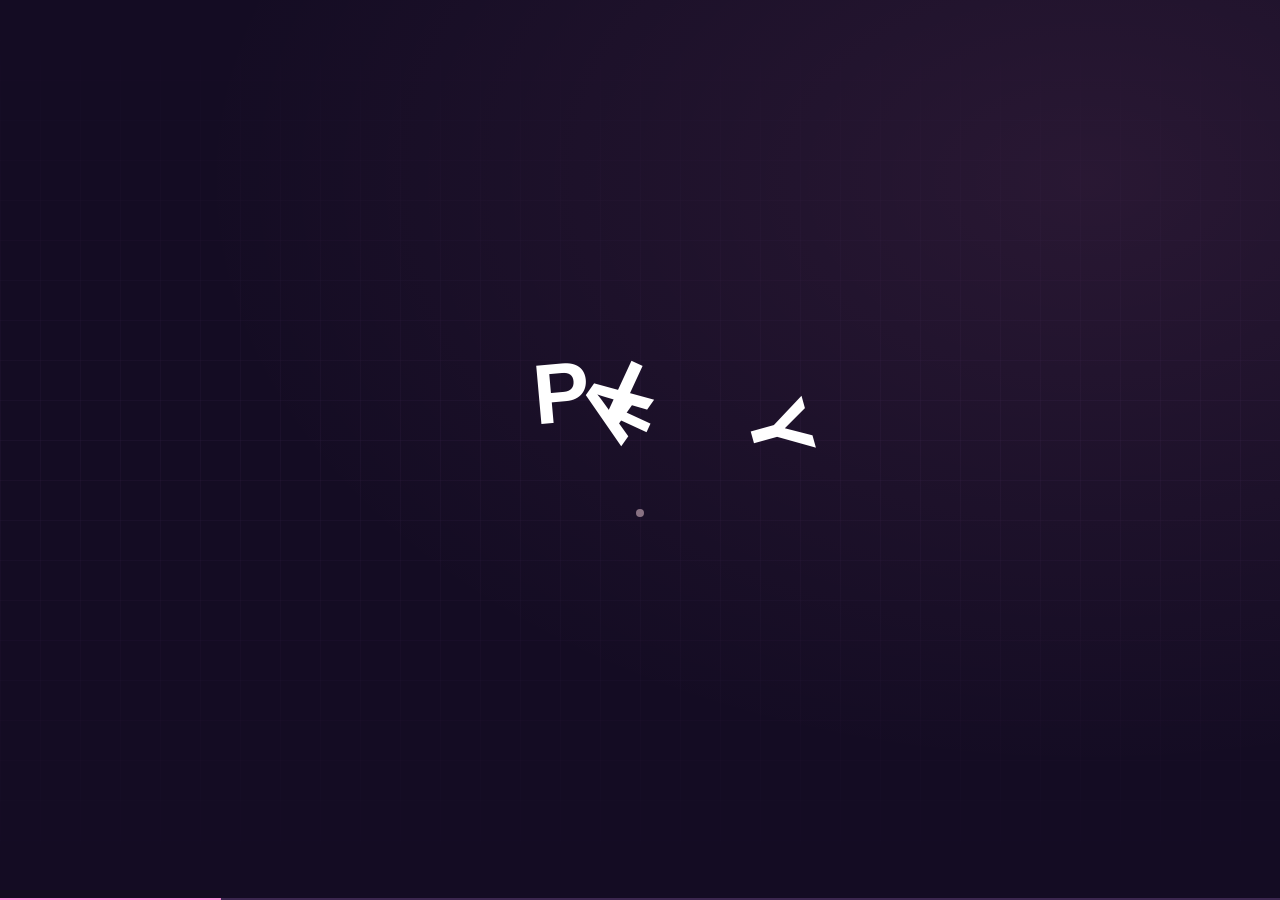
<file: src/demos/afterplay.html>
<!doctype html><html lang="pt-BR"><head><meta charset="utf-8"><meta name="viewport" content="width=device-width,initial-scale=1"><title>AFTERPLAY — demonstração animada</title><link rel="stylesheet" href="demo.css"></head><body data-demo="afterplay"><div class="page"><div class="ambient-grid" aria-hidden="true"></div><header data-build="0"><a class="logo" href="#inicio">AFTERPLAY<i></i></a><span class="top-tag">PLAY SOMETHING NEW / 02</span><span class="online"><i></i>ONLINE</span></header><main id="inicio"><div class="hero-copy"><p class="eyebrow" data-build="1">UM NOVO MUNDO ESTÁ CARREGANDO</p><h1 data-build="2">AFTERPLAY</h1><p class="description" data-build="3">Além do próximo level.<br>Uma nova experiência começa com um play.</p><button class="cta" id="experience" data-build="4">Dar o play <span>↗</span></button></div><div class="art" data-build="5" aria-hidden="true"><canvas class="particle-art" aria-hidden="true"></canvas><div class="game-badge">LEVEL <b>∞</b></div><span class="art-caption">PLAYER ONE / ONLINE</span></div></main><div class="projects" data-build="6"><div><span>ARCADE / 01</span><i></i></div><div><span>EXPLORAÇÃO / 02</span><i></i></div><div><span>SEM LIMITES / ∞</span><i></i></div></div><footer data-build="7"><span>EXPLORE. DESCUBRA. RECOMECE.</span><span class="status" aria-live="polite">INICIANDO</span></footer><canvas class="assembly" aria-hidden="true"></canvas><div class="timeline" aria-hidden="true"><span></span></div></div><div class="game" hidden><div><p class="eyebrow">MISSÃO / 001</p><h2>Colete os 3 sinais.</h2><p class="score" aria-live="polite">0 / 3</p><div class="signals"><button aria-label="Coletar primeiro sinal">✦</button><button aria-label="Coletar segundo sinal">✦</button><button aria-label="Coletar terceiro sinal">✦</button></div><button class="back">Voltar ao início ↗</button></div></div><script src="demo.js"></script></body></html>
</file>
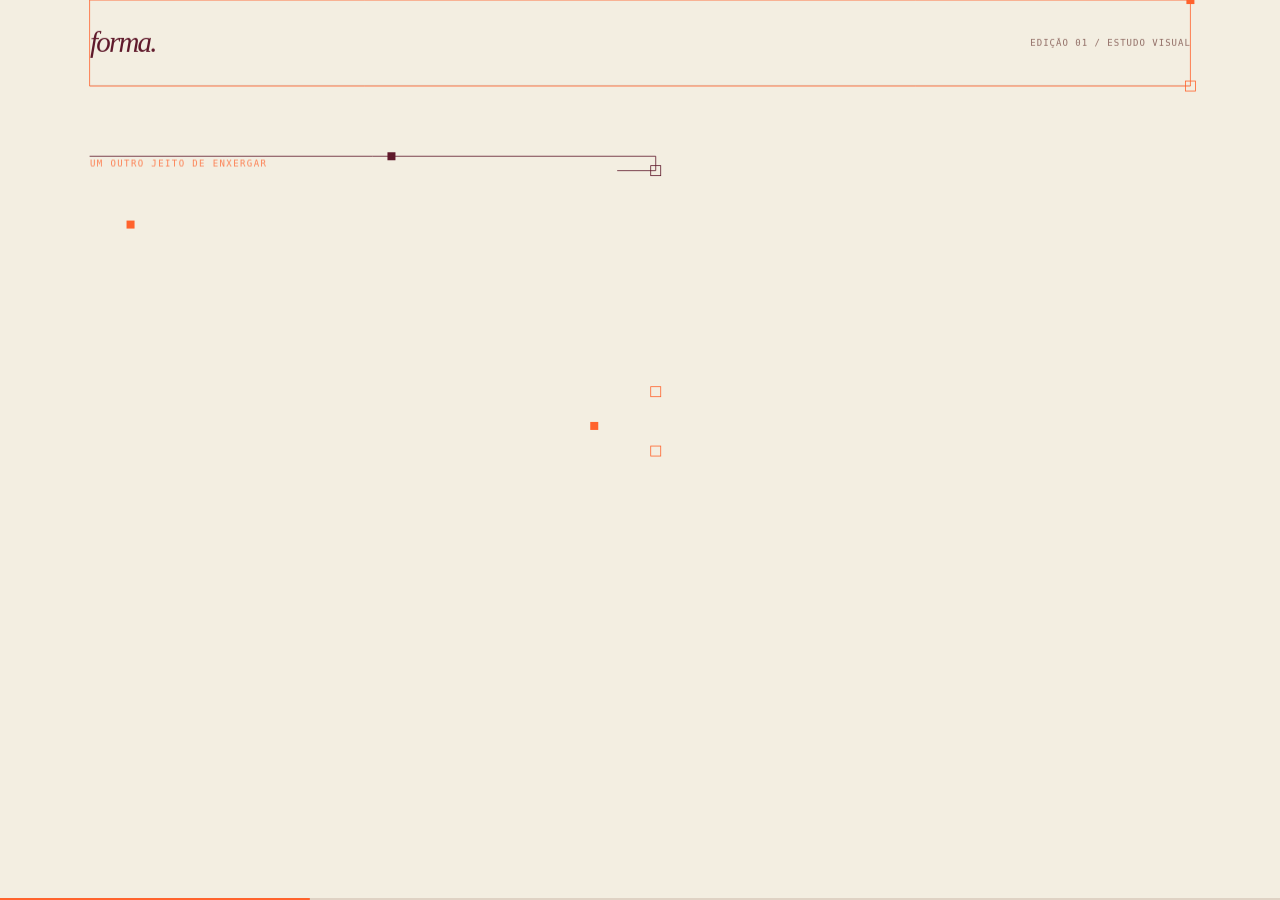
<file: src/demos/forma.html>
<!doctype html><html lang="pt-BR"><head><meta charset="utf-8"><meta name="viewport" content="width=device-width,initial-scale=1"><title>forma. — demonstração animada</title><link rel="stylesheet" href="demo.css"></head><body data-demo="forma"><div class="page"><div class="ambient-grid" aria-hidden="true"></div><header data-build="0"><a class="logo" href="#inicio">forma.<i></i></a><span class="top-tag">EDIÇÃO 01 / ESTUDO VISUAL</span><span class="online"><i></i>ONLINE</span></header><main id="inicio"><div class="hero-copy"><p class="eyebrow" data-build="1">UM OUTRO JEITO DE ENXERGAR</p><h1 data-build="2">Fora do<br><em>óbvio.</em></h1><p class="description" data-build="3">Um ponto de partida.<br>Infinitas formas de criar o que vem depois.</p><button class="cta" id="experience" data-build="4">Próxima edição <span>↗</span></button></div><div class="art" data-build="5" aria-hidden="true"><div class="poster"><span class="poster-top">ESTUDO DE FORMAS / 001</span><div class="poster-circle"></div><div class="poster-bar"></div><span class="poster-letter">f</span><span class="poster-bottom">IMAGINAR É O COMEÇO.</span></div><span class="art-caption">COLEÇÃO / 2026</span></div></main><div class="projects" data-build="6"><div><span>CORES / EXPRESSÃO</span><i></i></div><div><span>FORMAS / EQUILÍBRIO</span><i></i></div><div><span>IDEIAS / DIREÇÃO</span><i></i></div></div><footer data-build="7"><span>MENOS RUÍDO. MAIS INTENÇÃO.</span><span class="status" aria-live="polite">INICIANDO</span></footer><canvas class="assembly" aria-hidden="true"></canvas><div class="timeline" aria-hidden="true"><span></span></div></div><script src="demo.js"></script></body></html>
</file>
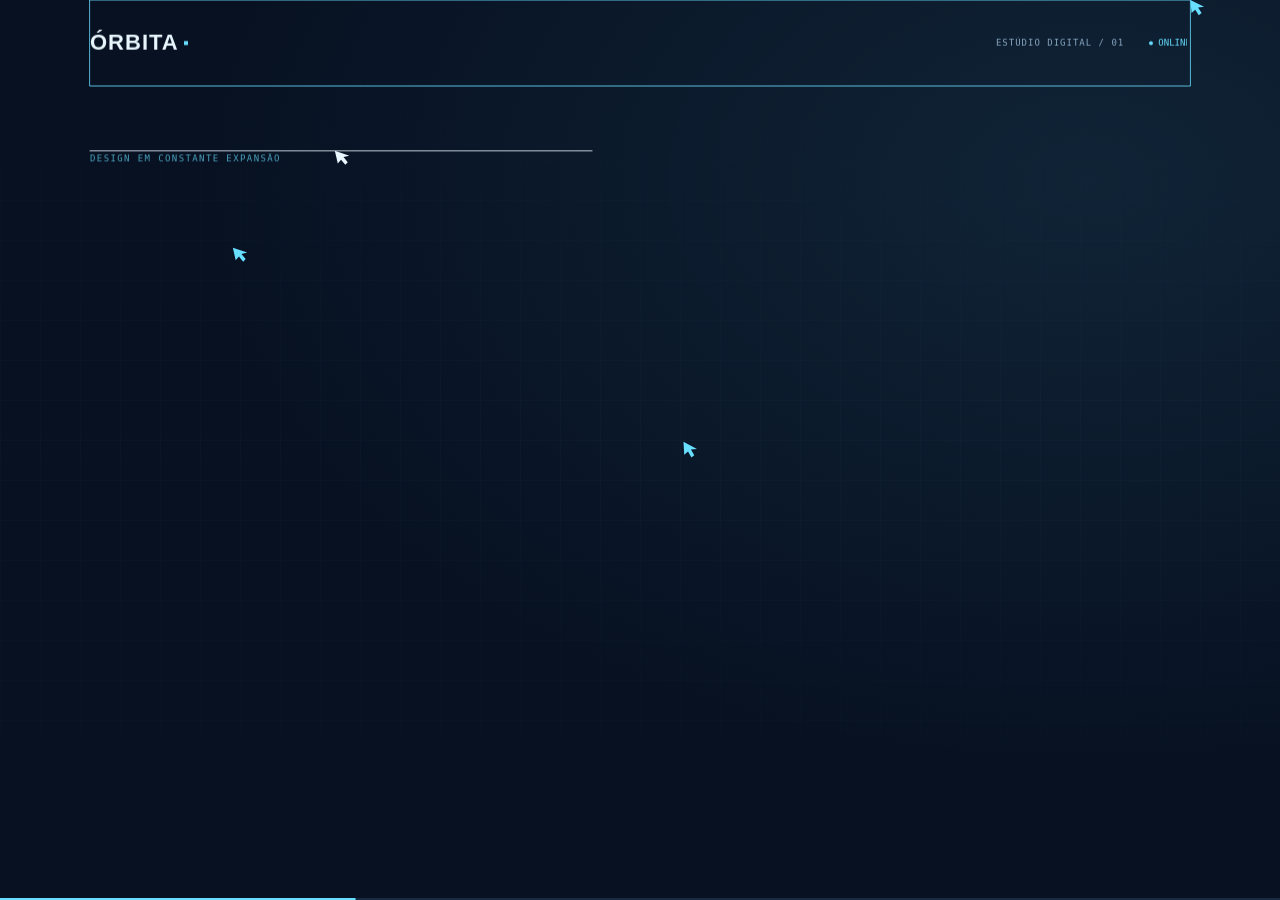
<file: src/demos/orbita.html>
<!doctype html><html lang="pt-BR"><head><meta charset="utf-8"><meta name="viewport" content="width=device-width,initial-scale=1"><title>ÓRBITA — demonstração animada</title><link rel="stylesheet" href="demo.css"></head><body data-demo="orbita"><div class="page"><div class="ambient-grid" aria-hidden="true"></div><header data-build="0"><a class="logo" href="#inicio">ÓRBITA<i></i></a><span class="top-tag">ESTÚDIO DIGITAL / 01</span><span class="online"><i></i>ONLINE</span></header><main id="inicio"><div class="hero-copy"><p class="eyebrow" data-build="1">DESIGN EM CONSTANTE EXPANSÃO</p><h1 data-build="2">Ideias fora<br>da <em>órbita.</em></h1><p class="description" data-build="3">Do primeiro ponto à próxima possibilidade.<br>Interfaces que ganham vida, peça por peça.</p><button class="cta" id="experience" data-build="4">Mudar de universo <span>↗</span></button></div><div class="art" data-build="5" aria-hidden="true"><div class="orb-art"><div class="orb-globe"><i></i><i></i><i></i><i></i><i></i><b></b></div><span class="orbit-caption">X.024 / Y.008 / Z.042</span></div><span class="art-caption">EXPERIMENTO / 001</span></div></main><div class="projects" data-build="6"><div><span>01 / IDENTIDADE</span><i></i></div><div><span>02 / INTERFACE</span><i></i></div><div><span>03 / MOVIMENTO</span><i></i></div></div><footer data-build="7"><span>PENSAR. EXPLORAR. CONSTRUIR.</span><span class="status" aria-live="polite">INICIANDO</span></footer><canvas class="assembly" aria-hidden="true"></canvas><div class="timeline" aria-hidden="true"><span></span></div></div><script src="demo.js"></script></body></html>
</file>
<file: style.css>
:root{--bg:#090b08;--panel:#11150e;--accent:#c8ff00;--white:#f1f4e9;--muted:#9ca68e;--line:#293124;--mono:'IBM Plex Mono',monospace;--ease:cubic-bezier(.16,1,.3,1);--title-stretch:1.42;--marquee-half-gap:20px;color-scheme:dark}*{box-sizing:border-box}html{scroll-behavior:smooth;scroll-padding-top:104px}body{margin:0;background:var(--bg);color:var(--white);font-family:'DM Sans',sans-serif;-webkit-font-smoothing:antialiased;overflow-x:hidden}::selection{background:var(--accent);color:var(--bg)}a{color:inherit;text-decoration:none}button{color:inherit;font:inherit;cursor:pointer}button:disabled{cursor:default}.wrap{width:min(1260px,calc(100% - 100px));margin-inline:auto}.mono{font:9px/1.6 var(--mono);letter-spacing:.7px}.progress{position:fixed;left:0;top:0;height:2px;width:100%;transform:scaleX(0);transform-origin:left;background:var(--accent);z-index:100}header{height:88px;display:flex;align-items:center;gap:35px;border-bottom:1px solid var(--line);position:sticky;top:0;z-index:60;background:#090b08ec;backdrop-filter:blur(20px);transition:height .3s,border-color .3s}.scrolled header{height:72px;border-color:#4a5d32}.brand{display:inline-flex;align-items:baseline;font-family:'Barlow Condensed',sans-serif;font-size:34px;font-weight:700;letter-spacing:-.8px}.brand>span:not(.brand-code){font-weight:600}.brand>b{color:var(--accent)}.brand-code{font:8px var(--mono);letter-spacing:1px;color:#81916d;margin-left:16px}nav{display:flex;gap:31px;margin-left:auto}nav a{font-size:12px;color:#b8c3a8;padding:17px 0;position:relative;transition:color .25s}nav a:after{content:'';height:2px;background:var(--accent);position:absolute;bottom:7px;left:0;right:0;transform:scaleX(0);transform-origin:left;transition:transform .35s var(--ease)}nav a:hover,nav a[aria-current='location']{color:var(--white)}nav a:hover:after,nav a[aria-current='location']:after{transform:scaleX(1)}.nav-contact{display:flex;align-items:center;gap:29px;padding:13px 16px;border:1px solid #435334;font-size:11px;transition:color .3s,background .3s,border-color .3s}.nav-contact>i{color:var(--accent);transition:transform .3s}.nav-contact:hover{background:var(--accent);color:var(--bg);border-color:var(--accent)}.nav-contact:hover>i{color:var(--bg);transform:translate(2px,-2px)}.hero{position:relative}.hero-prelude{display:flex;justify-content:space-between;gap:20px;margin:32px 0 15px;color:#8a9b75;font-size:8px}.hero-prelude>span:first-child{display:flex;align-items:center;gap:9px}.hero-prelude>span:last-child i{margin-left:15px;color:var(--accent)}.status-dot{display:inline-block;flex-shrink:0;width:5px;height:5px;border-radius:50%;background:var(--accent);box-shadow:0 0 12px #c8ff0044}.hero-title-wrap{position:relative;overflow:hidden;isolation:isolate}.outline-title{font-family:'Barlow Condensed',Impact,sans-serif;font-weight:700;font-size:clamp(100px,16.5vw,233px);line-height:.98;letter-spacing:-.025em;margin:0;color:transparent;-webkit-text-stroke:1px #7d9b3a;white-space:nowrap;transform:scaleX(var(--title-stretch));transform-origin:left center;will-change:transform}.title-label{position:absolute;bottom:2px;right:0;padding:7px 0 5px 18px;background:var(--bg);color:#6a7c52;font-size:7px}.hero-layout{position:relative;display:grid;grid-template-columns:1fr 1.05fr;gap:6%;padding:0 20px 22px;margin-top:-10px;min-height:482px}.hero-copy{position:relative;z-index:2;padding-top:0;align-self:start}.hello{font:italic 29px Georgia,serif;margin:0 0 14px;letter-spacing:-.6px}.name-block{display:flex;align-items:center;gap:28px}.name-block>span:first-child{display:inline-block;font-family:'Barlow Condensed',sans-serif;font-size:110px;font-weight:700;line-height:1.08;letter-spacing:-3px;color:#0e1408;background:var(--accent);padding:0 20px 9px;transform:rotate(-2deg);box-shadow:7px 7px 0 #c8ff000c}.name-cross{font-size:30px;color:#4e5b3d}.role{display:flex;align-items:center;gap:9px;font-size:8px;letter-spacing:.45px;margin-top:26px;color:#c2cbb6}.hero-description{font-size:15px;line-height:1.85;color:#adb99d;margin:26px 0 24px;max-width:420px}.hero-actions{display:flex;align-items:flex-start;gap:12px;flex-direction:column}.btn{position:relative;display:inline-flex;justify-content:space-between;align-items:center;gap:26px;min-height:47px;padding:16px 21px;font:10px var(--mono);letter-spacing:.5px;transition:background .25s,color .25s,box-shadow .25s;transform:translate3d(var(--mag-x,0px),var(--mag-y,0px),0)}.btn>i{transition:transform .35s var(--ease)}.btn:hover>i{transform:translate(3px,-3px)}.primary{background:var(--accent);border:1px solid var(--accent);color:#0e1408}.primary:hover{background:#dcff64;border-color:#dcff64;box-shadow:0 10px 35px #c8ff0015}.text{padding:8px 0;min-height:30px;color:#a0af8c;font-size:8px}.text:hover{color:var(--white)}.text:hover>i{transform:translateY(4px)}.hero-system{position:relative;align-self:center;margin-top:30px;min-height:395px;perspective:1000px;transform:perspective(1000px) rotateX(var(--tilt-x,0deg)) rotateY(var(--tilt-y,0deg));transition:transform .6s var(--ease)}.hero-system.is-tracking{transition:none}.system-caption{display:flex;justify-content:space-between;gap:20px;color:#94a880;font-size:7px;margin:0 25px 13px}.system-window{position:relative;border:1px solid #5f783c;background:#10150c;margin:0 22px;transform:rotate(2.5deg);animation:float-panel 7s ease-in-out infinite;box-shadow:15px 18px 0 #050804,0 25px 70px #0005;isolation:isolate}.window-bar{display:flex;align-items:center;justify-content:space-between;padding:11px 13px;border-bottom:1px solid #2f4022;color:#a4b98d;font-size:7px;letter-spacing:.8px}.window-bar>span:first-child{display:flex;gap:4px}.window-bar i{width:3px;height:3px;background:#556c3d;border-radius:50%}.window-bar i:first-child{background:var(--accent)}.system-screen{height:280px;position:relative;overflow:hidden;background:#070b04}.system-screen img{width:100%;height:100%;object-fit:cover;object-position:center 50%;transform:scale(1.08) translate3d(var(--art-x,0px),var(--art-y,0px),0);transition:transform 1s var(--ease);opacity:.95}.system-window-foot{display:flex;justify-content:space-between;gap:10px;border-top:1px solid #2f4022;padding:9px 12px;font-size:6px;color:#8ba473}.screen-caption{position:absolute;bottom:12px;left:12px;color:#c3d8ac;font-size:6px;letter-spacing:.8px}.artifact-scan{position:absolute;inset:-100% 0 auto;height:100%;background:linear-gradient(transparent 92%,#c8ff002b 99%,#c8ff0066);animation:artifact-scan 8s linear infinite;pointer-events:none}.artifact-orbit{position:absolute;inset:14px;border:1px solid #c8ff0015;pointer-events:none}.artifact-hint{position:absolute;right:13px;bottom:12px;font-size:5px;color:#a2b88a}.artifact-hint i{margin-left:5px}.floating-label{position:absolute;z-index:3;font-size:7px;display:flex;align-items:flex-start;gap:3px;pointer-events:none}.floating-label>span{background:#0c1208f5;border:1px solid currentColor;padding:5px 8px;box-shadow:0 6px 15px #0005}.floating-label>i{font-size:16px}.label-one{top:36px;left:-5px;color:#c8ff00;transform:rotate(-5deg);animation:float-label 8s ease-in-out infinite}.label-two{right:-14px;bottom:41px;color:#dce9cd;transform:rotate(5deg);animation:float-label 9s ease-in-out infinite reverse}.mini-terminal{position:absolute;left:-10px;bottom:-7px;min-width:180px;padding:14px 18px;background:#0f160bec;border:1px solid #465a32;backdrop-filter:blur(10px);display:flex;flex-direction:column;gap:6px;font-size:7px;box-shadow:8px 10px 0 #050804;transform:rotate(-4deg);z-index:3}.mini-terminal .terminal-line{color:#c1d2ac;margin-bottom:4px}.mini-terminal>span{color:#8eaa76}.mini-terminal b{float:right;color:var(--accent);font-weight:400}.mini-terminal em{font-style:normal;color:var(--accent)}.decor-plus{position:absolute;color:#566b40;font-size:18px}.plus-one{right:3px;top:-10px}.plus-two{left:-23px;bottom:42px}.hero-base{display:flex;align-items:center;gap:42px;margin-top:32px;padding:26px 0 30px;border-top:1px solid var(--line);font-size:7px;color:#9da991}.hero-base>span{display:flex;align-items:center;gap:10px}.hero-base b{font:600 24px 'Barlow Condensed',sans-serif;color:#e2ebd6}.hero-base>span:first-child b{color:var(--accent)}.hero-base a{margin-left:auto;display:flex;align-items:center;gap:18px;font-size:7px;color:#b5c5a2}.hero-base a i{color:var(--accent)}.signal-strip{border-block:1px solid #354126;overflow:hidden;background:#11190c;position:relative;padding:20px 0;mask-image:linear-gradient(90deg,transparent,#000 5%,#000 95%,transparent)}.signal-track{width:max-content;display:flex;align-items:center;gap:40px;animation:signal-flow 35s linear infinite}.signal-sequence>span{font:500 20px 'DM Sans',sans-serif;letter-spacing:-.7px;color:#9aa98a}.signal-sequence>span:nth-of-type(2n){color:#e1ebd7}.signal-track i{font-size:17px;color:var(--accent)}.section{padding-block:110px;position:relative;border-bottom:1px solid var(--line)}.section-heading{display:flex;align-items:flex-end;justify-content:space-between;gap:35px;margin-bottom:48px}.kicker{font-size:8px;letter-spacing:1.5px;color:var(--accent);margin:0 0 20px;display:flex;align-items:center;gap:10px}.kicker:before{content:'';display:inline-block;width:24px;height:1px;background:var(--accent)}h2{font-size:clamp(37px,4vw,57px);line-height:1.08;letter-spacing:-2.8px;font-weight:500;margin:0}h2>span{color:#81916d}.section-code{font-size:8px;color:#71855a}.section-description{font-size:13px;line-height:1.85;color:#98aa86;margin:0}.about-grid{display:grid;grid-template-columns:1.25fr 1fr;gap:10%;align-items:center}.about-body .intro{font-size:26px;font-weight:500;letter-spacing:-1px;color:#e8f0dd;margin:0 0 24px;line-height:1.3}.about-body>p:not(.intro){color:#a7b799;font-size:14px;line-height:1.95;max-width:515px;margin:18px 0}.code-line{font-size:9px;line-height:1.9;border-left:2px solid var(--accent);background:#141d0e;padding:16px 20px;margin-top:30px;color:#b7d09f}.code-line>span{color:var(--accent);margin-right:8px}.identity{background:#11180d;border:1px solid #3e542a;position:relative;isolation:isolate;box-shadow:0 20px 70px #0002;overflow:hidden}.identity-monogram{font:700 87px/1 'Barlow Condensed',sans-serif;letter-spacing:-5px;padding:30px 24px 25px;border-bottom:1px solid #324525;color:#e6eedf}.identity-monogram>span{color:var(--accent)}.identity-monogram>small{font:7px var(--mono);letter-spacing:1px;float:right;margin-top:38px;color:#9bb980}.identity-top{display:flex;justify-content:space-between;align-items:center;padding:15px 22px;font-size:8px;color:var(--accent);border-bottom:1px solid #2b3b20}.identity dl{margin:0;padding:5px 22px}.identity dl>div{display:flex;justify-content:space-between;gap:20px;padding:14px 0;border-bottom:1px solid #ffffff05;font:10px var(--mono)}.identity dt{color:#8fa479}.identity dd{display:flex;align-items:center;gap:7px;color:#dbe7cf;margin:0}.identity-footer{font-size:6px;color:#829a6d;border-top:1px solid #2b3b20;padding:14px 22px}.interest-grid{display:grid;grid-template-columns:repeat(3,1fr);gap:22px}.interest{position:relative;isolation:isolate;overflow:hidden;display:flex;flex-direction:column;border:1px solid #35482a;background:#11170d;padding:27px 25px 20px;min-width:0;--lift:0px;transform:perspective(900px) rotateX(var(--tilt-x,0deg)) rotateY(var(--tilt-y,0deg)) translateY(var(--lift));transition:transform .55s var(--ease),border-color .4s}.interest:hover{--lift:-7px;border-color:#8faf50}.card-label{display:flex;align-items:center;justify-content:space-between;gap:15px;font-size:8px;color:#97ad7f}.card-label>i{font-size:23px;color:var(--accent)}.interest h3{font-weight:500;font-size:31px;line-height:1.1;letter-spacing:-1.3px;margin:38px 0 22px;color:#f0f4e9}.interest>p{font-size:13px;line-height:1.85;color:#9fb28c;margin:0 0 22px;min-height:73px}.tags{display:flex;flex-wrap:wrap;gap:6px;margin-top:auto}.tags>span{font-size:6px;letter-spacing:.6px;border:1px solid #405530;padding:7px 9px;color:#afc49b}.interest-foot{border-top:1px solid #2c4021;padding-top:17px;font-size:7px;line-height:1.6;color:#8fa975;margin-top:24px}.interest:nth-child(3){background:#e8eddf;color:#11190a;border-color:#e8eddf}.interest:nth-child(3) h3{color:#101809}.interest:nth-child(3)>p{color:#536445}.interest:nth-child(3) .card-label{color:#536445}.interest:nth-child(3) .card-label i{color:#314b13}.interest:nth-child(3) .tags>span{border-color:#b6c4a5;color:#526543}.interest:nth-child(3) .interest-foot{border-color:#bfccae;color:#536a3f}.interest:nth-child(3) .blink{color:#4b6c20}.social-grid{display:grid;grid-template-columns:1fr 1fr;gap:24px}.social-card{position:relative;isolation:isolate;display:block;text-align:left;min-width:0;overflow:hidden;border:1px solid #38492b;background:#11170d;padding:29px 31px 25px;--lift:0px;transform:perspective(1000px) rotateX(var(--tilt-x,0deg)) rotateY(var(--tilt-y,0deg)) translateY(var(--lift));transition:border-color .4s,transform .55s var(--ease),background .4s}.social-card:hover{--lift:-5px;border-color:#8bad4b;background:#151f0e}.social-top{display:flex;align-items:center;justify-content:space-between;gap:15px;font-size:8px;color:#94a87f;position:relative;z-index:1}.social-top>i{font-size:20px;color:#d2e0c1;display:grid;place-items:center;width:39px;height:39px;border:1px solid #405331;border-radius:50%;transition:transform .4s var(--ease),background .4s,color .4s}.social-card:hover .social-top>i{transform:rotate(45deg);background:var(--accent);color:#121a08;border-color:var(--accent)}.brand-icon{display:block;font-size:37px;color:var(--accent);margin:19px 0 20px}.social-card h3{font-size:36px;font-weight:500;letter-spacing:-1.6px;line-height:1.15;margin:0 0 15px;position:relative;z-index:1}.social-card p{font-size:13px;line-height:1.8;color:#a5b895;margin:0 0 28px;position:relative;z-index:1}.social-watermark{position:absolute;right:25px;top:74px;font:700 160px/.9 'Barlow Condensed',sans-serif;letter-spacing:-8px;color:transparent;-webkit-text-stroke:1px #c8ff001a;z-index:-1;transition:transform .6s var(--ease),-webkit-text-stroke-color .4s}.social-card:hover .social-watermark{transform:translateY(-8px);-webkit-text-stroke-color:#c8ff0044}.social-foot{display:flex;justify-content:space-between;align-items:center;gap:15px;padding-top:19px;border-top:1px solid #33442a;font-size:9px;color:#d3e3c4;position:relative;z-index:1}.social-foot>span:last-child{display:flex;align-items:center;gap:28px;font-size:8px;color:#a5c28a}.social-foot>span:last-child i{color:var(--accent);transition:transform .4s}.social-card:hover .social-foot>span:last-child i{transform:translateX(3px)}.social-card:after,.interest:after,.identity:after{content:'';position:absolute;inset:0;z-index:-1;pointer-events:none;opacity:0;background:radial-gradient(450px circle at var(--light-x,50%) var(--light-y,0%),#c8ff000d,transparent 65%);transition:opacity .5s}.social-card.is-tracking:after,.interest.is-tracking:after,.identity.is-tracking:after{opacity:1}.identity{transform:perspective(1000px) rotateX(var(--tilt-x,0deg)) rotateY(var(--tilt-y,0deg));transition:transform .6s var(--ease)}.is-tracking{transition:transform .15s linear,border-color .4s,background .4s}.networks-note{display:flex;align-items:center;justify-content:space-between;gap:25px;margin-top:28px;font-size:7px;letter-spacing:1px;color:#80966b}.contact{text-align:center;border-bottom:0;padding-block:120px 135px;overflow:hidden;position:relative;isolation:isolate;background:radial-gradient(ellipse at 50% 100%,#1d2a0d88,transparent 60%)}.contact-inner{position:relative}.contact .kicker{justify-content:center;margin-bottom:35px}.contact h2{font-size:clamp(57px,6vw,87px);font-weight:500;line-height:1.03;letter-spacing:-4px;position:relative;z-index:2}.contact h2>span{color:var(--accent)}.contact p:not(.kicker){font-size:13px;line-height:1.8;color:#a4b68f;margin:28px 0}.contact .btn{margin-top:8px;z-index:2}.contact-links{display:flex;align-items:center;justify-content:center;gap:30px;margin-top:25px;font-size:9px;color:#bbccaa;position:relative;z-index:2}.contact-links a,.contact-links button{padding:12px 0;min-height:38px}.contact-links button{border:0;background:transparent;font:inherit;letter-spacing:inherit;color:inherit}.contact-links a:hover,.contact-links button:hover{color:var(--accent)}.contact-watermark{position:absolute;left:50%;bottom:-125px;transform:translateX(-50%);white-space:nowrap;font:700 170px/1 'Barlow Condensed',sans-serif;letter-spacing:-3px;color:transparent;-webkit-text-stroke:1px #4e682755;pointer-events:none;z-index:-1}footer{display:flex;align-items:center;justify-content:space-between;gap:30px;padding-block:30px 100px;border-top:1px solid var(--line)}footer>.mono{font-size:7px;color:#8c9f76}.back-top{font-size:8px;color:#c3d5ad;display:flex;align-items:center;gap:20px}.back-top>i{color:var(--accent);transition:transform .3s}.back-top:hover>i{transform:translate(2px,-3px)}.effects-panel{position:fixed;bottom:18px;left:50%;transform:translateX(-50%);z-index:92;background:#131a0ff0;backdrop-filter:blur(20px);border:1px solid #4b6135;box-shadow:0 10px 40px #0007;display:flex;align-items:center;gap:18px;font-size:7px;letter-spacing:.5px;padding:7px 15px;white-space:nowrap}.panel-status{display:flex;align-items:center;gap:7px;color:#97ad81;font-size:6px}.panel-status .status-dot{width:4px;height:4px}.effects-panel button{display:flex;align-items:center;gap:8px;background:none;border:0;border-left:1px solid #40562e;padding:9px 0 9px 16px;font:inherit;letter-spacing:inherit;color:#c6d5b8;transition:color .2s}.effects-panel button:hover{color:var(--white)}.effects-panel button i,.effects-panel button span{color:var(--accent)}.toast{position:fixed;bottom:83px;left:50%;transform:translate(-50%,15px);background:#141e0d;border:1px solid #a4cc50;color:#e4efd8;padding:17px 25px;font-size:12px;max-width:90%;width:max-content;z-index:100;box-shadow:0 10px 40px #0005;opacity:0;transition:.3s;pointer-events:none}.toast.show{opacity:1;transform:translate(-50%,0)}.cursor-halo{position:fixed;left:0;top:0;width:38px;height:38px;border:1px solid #c8ff0077;border-radius:50%;pointer-events:none;z-index:84;opacity:0;transition:opacity .25s,border-color .25s;transform:translate3d(-100px,-100px,0);will-change:transform}.cursor-halo.visible{opacity:1}.cursor-halo>span{position:absolute;inset:14px;border-radius:50%;background:#c8ff0077}.cursor-halo.over-control{border-color:#e9f8d5aa}.cursor-halo.over-control>span{background:#e9f8d533}.assembling .cursor-halo{opacity:0}.reveal{opacity:1}.motion-ready .reveal{opacity:0;transition:opacity .55s var(--ease)}.motion-ready .reveal.in{opacity:1}.word-clip{display:inline-block;overflow:hidden;vertical-align:top;padding-bottom:.12em;margin-bottom:-.12em}.word-text{display:inline-block;transform:none;transition:transform .85s var(--ease);transition-delay:calc(var(--word-i,0)*65ms)}.motion-ready .word-text{transform:translateY(110%)}.motion-ready .in .word-text,.reduced-motion .word-text{transform:none}.identity-monogram span{display:inline-block}.tags>span{transition:background .25s,color .25s}.interest:hover .tags>span{color:#e1f2cf}.interest:nth-child(3):hover .tags>span{color:#1b300c}.blink{animation:blink 1.2s step-end infinite}@keyframes blink{50%{opacity:0}}@keyframes signal-flow{to{transform:translateX(-50%)}}@keyframes float-panel{50%{transform:translateY(-6px) rotate(1.2deg)}}@keyframes float-label{50%{translate:6px -8px}}@keyframes artifact-scan{0%,20%{top:-100%}55%,100%{top:100%}}:focus-visible{outline:2px solid var(--accent);outline-offset:5px}.skip{position:fixed;top:-100px;left:15px;z-index:105;background:var(--accent);color:var(--bg);padding:15px;font-size:12px}.skip:focus{top:12px}#assembly-canvas{position:fixed;inset:0;z-index:46;pointer-events:none;display:block}#assembly-canvas.intro-mode{z-index:85}.assembly-hidden{opacity:0!important;pointer-events:none!important;transition:none!important}.assembling .hero-system .floating-label,.assembling .hero-system .system-caption,.assembling .hero-system .decor-plus,.assembling .hero-prelude{opacity:0}.assembling .hero-title-wrap{overflow:visible}#assembly-status{position:fixed;left:50%;bottom:80px;transform:translateX(-50%);z-index:90;display:flex;align-items:center;justify-content:space-between;gap:25px;min-width:305px;padding:15px 18px;background:#0d1409e8;border:1px solid #6a8a3944;color:#b8d19c;opacity:0;visibility:hidden;pointer-events:none;font-size:8px;overflow:hidden}#assembly-status.visible{opacity:1;visibility:visible}.assembly-percentage{color:var(--accent)}.assembly-track{position:absolute;bottom:0;left:0;right:0;height:2px;background:#c8ff0015}.assembly-track>span{display:block;height:100%;width:100%;transform:scaleX(var(--assembly-progress,0));transform-origin:left;background:var(--accent)}#skip-assembly{position:fixed;right:35px;top:26px;z-index:95;padding:12px 16px;background:#0e160be8;border:1px solid #49652e;font:9px var(--mono);color:#d0e1bd;display:none}#skip-assembly.visible{display:block}#skip-assembly i{color:var(--accent);margin-left:15px}.reduced-motion *,.reduced-motion *:before,.reduced-motion *:after{animation:none!important;transition:none!important;scroll-behavior:auto!important}.reduced-motion .reveal,.reduced-motion .assembly-hidden{opacity:1!important;pointer-events:auto!important}.reduced-motion .outline-title{transform:scaleX(var(--title-stretch))!important}.reduced-motion .tilt-surface,.reduced-motion .btn{transform:none!important}.reduced-motion .cursor-halo,.reduced-motion #assembly-canvas,.reduced-motion #assembly-status,.reduced-motion #skip-assembly{display:none!important}
@media(min-width:1500px){.outline-title{font-size:239px}.hero-layout{min-height:500px}.system-screen{height:315px}.hero-system{min-height:430px}.name-block>span:first-child{font-size:122px}}
@media(max-width:1100px){.wrap{width:calc(100% - 64px)}.hero-layout{gap:35px;padding-inline:0;min-height:445px}.name-block>span:first-child{font-size:98px}.hero-description{font-size:14px}.hero-system{min-height:350px}.system-window{margin-inline:15px}.system-screen{height:240px}.mini-terminal{min-width:158px;bottom:0;left:-9px;padding:12px 15px;font-size:6px}.hero-base{gap:25px}.hero-base>span,.hero-base a{font-size:6px}.hero-base b{font-size:22px}.interest-grid{gap:16px}.interest{padding:23px 20px 20px}.interest h3{font-size:27px}.interest>p{font-size:12px;min-height:90px}.interest-foot{font-size:6px}.tags>span{font-size:5px}.about-grid{gap:6%}.identity-monogram>small{font-size:5px;letter-spacing:.6px}.social-card{padding:26px}.social-watermark{font-size:145px}.section{padding-block:90px}}
@media(max-width:760px){:root{--title-stretch:1.25;--marquee-half-gap:12.5px}html{scroll-padding-top:90px}.wrap{width:calc(100% - 40px)}header,.scrolled header{height:77px;gap:16px}.brand{font-size:29px}.brand-code{display:none}nav{gap:19px}nav a{font-size:11px;padding:17px 0}.nav-contact{display:none}.hero-prelude{font-size:6px;letter-spacing:.3px;gap:12px;margin:24px 0 17px}.hero-prelude>span:last-child{font-size:5px;max-width:125px;text-align:right}.hero-prelude>span:last-child i{margin-left:3px}.hero-prelude .status-dot{width:4px;height:4px}.outline-title{font-size:18vw;letter-spacing:-.035em;-webkit-text-stroke-width:.7px}.title-label{font-size:4px;letter-spacing:.4px;padding-left:7px;bottom:0}.hero-layout{grid-template-columns:1fr;gap:13px;min-height:0;padding-bottom:0;margin-top:21px}.hello{font-size:25px;margin-bottom:13px}.name-block{gap:23px}.name-block>span:first-child{font-size:87px;letter-spacing:-2px;padding:0 18px 7px}.name-cross{font-size:23px}.role{font-size:6px;letter-spacing:.3px;margin-top:24px}.hero-description{font-size:14px;line-height:1.8;max-width:330px;margin:25px 0 23px}.hero-actions{gap:10px;flex-direction:row;flex-wrap:wrap;align-items:center}.btn{font-size:8px;padding:16px 18px;gap:20px;min-height:45px}.text{font-size:7px;padding:12px 0;min-height:32px;gap:13px}.hero-system{margin:28px 8px 8px;min-height:310px;width:calc(100% - 16px);max-width:430px;justify-self:center;transform:none!important}.system-window{margin:0 13px}.system-caption{font-size:5px;margin-inline:13px}.window-bar{font-size:5px;padding:9px 10px}.system-screen{height:220px}.system-window-foot{font-size:5px;padding:8px 10px}.screen-caption{font-size:5px;bottom:10px;left:9px}.artifact-hint{display:none}.mini-terminal{min-width:151px;font-size:6px;bottom:-8px;left:-2px;padding:11px 13px}.floating-label{font-size:5px}.floating-label>span{padding:4px 6px}.floating-label>i{font-size:13px}.label-one{top:40px;left:-10px}.label-two{right:-13px;bottom:40px}.plus-one{right:0}.plus-two{left:-9px;bottom:47px}.hero-base{margin-top:35px;display:grid;grid-template-columns:1fr 1fr;gap:14px 20px;padding:26px 0}.hero-base>span,.hero-base a{font-size:5px;letter-spacing:.2px}.hero-base>span{gap:8px}.hero-base b{font-size:22px}.hero-base a{margin-left:0;gap:9px}.signal-strip{padding:17px 0}.signal-track{gap:25px}.signal-sequence>span{font-size:15px;letter-spacing:-.4px}.signal-track i{font-size:13px}.section{padding-block:68px}.section-heading{display:block;margin-bottom:33px}.kicker{font-size:7px;letter-spacing:.8px;margin-bottom:19px;gap:8px}.kicker:before{width:15px}h2{font-size:36px;line-height:1.1;letter-spacing:-1.8px}.section-code{display:none}.section-description{font-size:12px;margin-top:21px;line-height:1.8}.about-grid{grid-template-columns:1fr;gap:30px}.about-body .intro{font-size:24px;letter-spacing:-.9px}.about-body>p:not(.intro){font-size:13px;line-height:1.95}.code-line{font-size:8px;padding:14px 15px;line-height:2;margin-top:27px}.identity-monogram{padding:25px 22px;font-size:75px}.identity-monogram>small{font-size:7px;letter-spacing:.6px;margin-top:32px}.identity dl>div{font-size:10px;padding:15px 0}.identity-top{font-size:8px}.identity-footer{font-size:6px}.interest-grid{grid-template-columns:1fr;gap:18px}.interest{padding:25px;transform:none!important}.interest h3{font-size:32px;margin:25px 0 18px}.interest h3 br{display:none}.interest>p{font-size:13px;min-height:0;margin-bottom:23px;max-width:310px}.card-label{font-size:8px}.card-label i{font-size:24px}.tags>span{font-size:6px}.interest-foot{font-size:7px;margin-top:23px}.social-grid{grid-template-columns:1fr;gap:18px}.social-card{padding:24px;transform:none!important}.social-top{font-size:7px}.social-top>i{width:33px;height:33px;font-size:16px}.brand-icon{font-size:30px;margin:8px 0 20px}.social-card h3{font-size:32px;margin-bottom:13px}.social-card p{font-size:13px;margin-bottom:25px}.social-watermark{font-size:130px;right:22px;top:75px;letter-spacing:-6px}.social-foot{font-size:8px;padding-top:18px;gap:10px}.social-foot>span:last-child{font-size:6px;gap:16px}.networks-note{font-size:5px;letter-spacing:.4px;gap:15px;line-height:1.9}.contact{padding-block:80px 105px}.contact .kicker{font-size:6px;margin-bottom:30px}.contact h2{font-size:49px;letter-spacing:-2.5px;line-height:1.04}.contact p:not(.kicker){font-size:12px;margin-block:25px}.contact .btn{font-size:9px;min-height:49px;padding-inline:23px}.contact-links{font-size:9px;gap:28px;margin-top:22px}.contact-watermark{font-size:100px;letter-spacing:-2px;bottom:-90px}footer{display:grid;grid-template-columns:1fr 1fr;padding-block:25px 95px;gap:16px}footer>.mono{grid-column:1/-1;grid-row:2;font-size:6px}.back-top{justify-self:end;font-size:6px;gap:12px}.effects-panel{padding:6px 12px;gap:13px;bottom:12px;font-size:7px}.panel-status{display:none}.effects-panel button{padding:8px 0 8px 12px;gap:7px}.effects-panel button:first-of-type{border-left:0;padding-left:0}.toast{font-size:10px;padding:15px 18px;bottom:74px}.cursor-halo{display:none}#skip-assembly{top:19px;right:20px;padding:10px 12px;font-size:8px}#assembly-status{bottom:71px;min-width:260px;font-size:6px;padding:13px 15px;gap:15px}.assembling .hero-title-wrap{overflow:hidden}}
@media(prefers-reduced-motion:reduce){html{scroll-behavior:auto}*,*:before,*:after{animation:none!important;transition:none!important}.motion-ready .reveal{opacity:1}.word-text{transform:none}.cursor-halo{display:none}}
.section-heading h2>.word-clip,.contact h2>.word-clip{color:var(--white)}.hero-prelude{transition:opacity .4s}.section:before{content:'';position:absolute;top:-1px;left:0;width:40px;height:2px;background:var(--accent)}.contact:before{left:50%;transform:translateX(-50%);width:80px}
/* Keep the caption outside the display letters at every viewport. */
.title-label{position:relative;display:block;right:auto;bottom:auto;padding:5px 0 0;margin-top:4px;background:none;text-align:right;line-height:1.5}@media(max-width:760px){.title-label{font-size:5px;padding-top:4px;margin-top:3px}.text{font-size:8px}}

/* Two equal groups include the trailing gap, so their seam is exact. */
.signal-strip{--signal-gap:40px}.signal-track{gap:0;animation:signal-flow var(--signal-duration,45s) linear infinite;will-change:transform}.signal-group{display:flex;flex:0 0 auto;align-items:center}.signal-sequence{display:flex;flex:0 0 auto;align-items:center;gap:var(--signal-gap);padding-right:var(--signal-gap);white-space:nowrap}.signal-strip:hover .signal-track{animation-play-state:running}@media(max-width:760px){.signal-strip{--signal-gap:25px}}
/* Live, isolated HTML studies inside the existing interest cards. */
.interest h3{margin:26px 0 21px}.demo-shell{border:1px solid #435732;background:#080e1d;margin:0 0 10px;position:relative;z-index:2;overflow:hidden;isolation:isolate;box-shadow:0 8px 26px #0002}.demo-chrome{height:29px;padding:0 9px;display:flex;justify-content:space-between;align-items:center;gap:8px;background:#192211;border-bottom:1px solid #40512e;font:7px var(--mono);letter-spacing:.2px;color:#a9bf94}.demo-chrome>span{display:flex;align-items:center;gap:6px}.demo-chrome>span i{font-size:9px;color:#9ab27e}.demo-open{display:flex;align-items:center;gap:6px;border:0;padding:8px 0;background:none;font:6px var(--mono);letter-spacing:.5px;color:var(--accent);min-height:28px}.demo-open:hover{color:var(--white)}.mini-site{width:100%;height:254px;display:block;border:0;background:#080e1d;position:relative}.demo-caption{font-size:6px;letter-spacing:.5px;color:#81976c;display:block;margin:0 0 19px}.interest:nth-child(3) .demo-shell{border-color:#b9c7a8}.interest:nth-child(3) .demo-chrome{background:#d8e0cd;border-color:#b9c7a8;color:#526c3d}.interest:nth-child(3) .demo-open{color:#3c5927}.interest:nth-child(3) .demo-open:hover{color:#14230a}.interest:nth-child(3) .demo-caption{color:#6b8056}.interest:has(.demo-shell:hover){transform:none!important;--lift:0px}.interest>p{min-height:73px}#demo-dialog{width:min(1080px,calc(100% - 36px));height:min(780px,90svh);padding:0;border:1px solid #5f793f;background:#11180d;color:var(--white);max-height:92svh;overflow:hidden}#demo-dialog[open]{display:flex;flex-direction:column}#demo-dialog::backdrop{background:#020502d9;backdrop-filter:blur(10px)}.demo-dialog-bar{display:flex;justify-content:space-between;align-items:center;gap:20px;padding:16px 23px;border-bottom:1px solid #364a28;flex-shrink:0}.demo-dialog-bar .mono{font-size:7px;color:#8ba273}.demo-dialog-bar h3{font-size:19px;letter-spacing:-.5px;font-weight:500;margin:5px 0 0}#demo-close{display:grid;place-items:center;width:36px;height:36px;border:1px solid #465c31;background:#192211;color:#d0e0bc}#demo-close:hover{background:var(--accent);color:#11180a}#expanded-demo{width:100%;flex:1;min-height:0;display:block;border:0;background:#0b1020}.demo-dialog-foot{flex-shrink:0;font-size:7px;padding:11px 23px;border-top:1px solid #364a28;color:#8fa977}@media(max-width:1100px){.demo-chrome{font-size:6px}.demo-open{font-size:5px}.mini-site{height:254px}.interest{padding-inline:16px}.demo-caption{font-size:5px}}@media(max-width:760px){.interest{padding:25px}.interest h3{margin:23px 0 20px;font-size:30px}.demo-chrome{font-size:7px;height:32px;padding-inline:10px}.demo-open{font-size:6px;min-height:32px}.mini-site{height:254px}.demo-caption{font-size:6px;margin-bottom:21px}.interest>p{min-height:0}#demo-dialog{width:calc(100% - 22px);height:88svh;max-height:94svh}.demo-dialog-bar{padding:13px 16px}.demo-dialog-bar .mono{font-size:6px}.demo-dialog-bar h3{font-size:17px}.demo-dialog-foot{font-size:6px;padding:11px 16px}}
/* Cinematic opening: light, type, then particles. */
.cinematic-hero{--title-stretch:1;min-height:calc(100svh - 88px);height:760px;max-height:1100px;width:100%;margin:0;isolation:isolate;background:#080a08;overflow:hidden}.cinematic-hero:before{content:'';position:absolute;inset:0;background:radial-gradient(ellipse at 50% 47%,#2830202e,transparent 58%);z-index:-1}.cinema-meta{position:absolute;top:28px;left:4%;right:4%;display:flex;justify-content:space-between;font-size:8px;color:#9ca795;letter-spacing:1px;z-index:2}.cinema-meta>span:first-child{display:flex;align-items:center;gap:10px}.particle-art{position:absolute;width:min(66vw,760px);height:min(77vw,780px);left:50%;top:43%;transform:translate(-50%,-50%);pointer-events:none;mask-image:linear-gradient(transparent,#000 13%,#000 76%,transparent)}#hero-particles{width:100%;height:100%;display:block;position:absolute;inset:0}.particle-fallback{width:100%;height:100%;object-fit:contain;opacity:.65;filter:grayscale(.55);mix-blend-mode:screen}.particles-ready .particle-fallback{visibility:hidden}.cinema-content{position:absolute;z-index:2;left:8%;right:8%;bottom:19%}.cinema-eyebrow{font-size:9px;letter-spacing:2px;color:#c8ff00;margin:0 0 20px}.cinematic-hero .hero-title-wrap{overflow:visible}.cinematic-hero .outline-title{font-family:'DM Sans',sans-serif;font-weight:700;font-size:clamp(60px,12.25vw,190px);letter-spacing:-.085em;line-height:.98;color:#e6e8e6;-webkit-text-stroke:0;background:linear-gradient(180deg,#fff 12%,#d8ddd8 43%,#8b938c 78%,#525c53 100%);background-clip:text;-webkit-background-clip:text;-webkit-text-fill-color:transparent;transform:none!important;text-shadow:0 7px 35px #0001;white-space:nowrap}.cinema-under{display:flex;justify-content:space-between;align-items:center;padding:24px 4px 0;gap:24px}.cinema-under>p{font-size:19px;line-height:1.35;letter-spacing:-.5px;margin:0;color:#eee}.cinema-under em{font-weight:400;color:#a8b1a3}.cinema-cta{font-size:11px;display:flex;gap:25px;align-items:center;border:1px solid #b1c19e40;border-radius:40px;padding:17px 23px;background:#0a0d0bb3;backdrop-filter:blur(10px);transition:background .25s,color .25s}.cinema-cta i{color:var(--accent);font-size:16px}.cinema-cta:hover{background:var(--accent);color:#10150c}.cinema-cta:hover i{color:#10150c}.cinema-bottom{position:absolute;bottom:32px;left:4%;right:4%;display:flex;justify-content:space-between;align-items:center;font-size:7px;letter-spacing:.8px;color:#829078}.cinema-bottom a{display:flex;align-items:center;gap:18px;color:#c5cfbb}.cinema-bottom i{color:var(--accent);font-size:15px;animation:cinema-scroll 2s ease-in-out infinite}.cinematic-hero .cinema-content,.cinematic-hero .cinema-meta,.cinematic-hero .cinema-bottom{transition:opacity .8s,translate 1s var(--ease)}.assembling .cinema-content,.assembling .cinema-meta,.assembling .cinema-bottom{opacity:0;translate:0 20px}.assembling header{opacity:0;pointer-events:none}.assembling .effects-panel{opacity:0;pointer-events:none}#cinema-intro{position:fixed;inset:0;z-index:90;background:#080a08;pointer-events:none;visibility:hidden;opacity:0;overflow:hidden}#cinema-intro.active{visibility:visible;opacity:1}#cinema-intro.depart{opacity:0;transition:opacity .9s}.intro-center{position:absolute;inset:0;display:grid;place-items:center;perspective:900px;background:radial-gradient(ellipse at center,#1a201740,transparent 55%)}.intro-dot{position:absolute;width:12px;height:12px;background:#e9f0e6;border-radius:50%;box-shadow:0 0 40px #d6e9ce50}.active .intro-dot{animation:light-seed 1.2s both}.intro-name{position:absolute;display:flex;align-items:center;justify-content:center;gap:.015em;font:700 clamp(84px,14vw,185px)/1 'DM Sans',sans-serif;letter-spacing:-.07em}.intro-name span,.intro-title span{display:inline-block;background:linear-gradient(#f7f9f5 15%,#c7cec6 50%,#5c685b 100%);background-clip:text;-webkit-background-clip:text;-webkit-text-fill-color:transparent;will-change:transform,opacity}.active .intro-name span{animation:name-arrival 1.75s cubic-bezier(.2,.8,.2,1) both;animation-delay:calc(.5s + var(--n)*.09s)}.intro-name span:nth-child(1){--n:0;--x:-100px;--r:-70deg}.intro-name span:nth-child(2){--n:1;--x:40px;--r:100deg}.intro-name span:nth-child(3){--n:2;--x:120px;--r:170deg}.intro-name span:nth-child(4){--n:3;--x:200px;--r:260deg;-webkit-text-fill-color:var(--accent);background:none}.intro-title{position:absolute;display:flex;font:700 clamp(46px,11.5vw,180px)/1 'DM Sans',sans-serif;letter-spacing:-.085em}.active .intro-title span{animation:portfolio-arrival 2.1s cubic-bezier(.16,1,.3,1) both;animation-delay:calc(2.05s + var(--i)*.045s)}.intro-signature{position:absolute;bottom:38px;left:0;right:0;text-align:center;font-size:7px;letter-spacing:2px;color:#73836b}.active .intro-signature{animation:signature-in 4.5s both}#assembly-status{display:none!important}#assembly-canvas{pointer-events:none}#skip-assembly{border-radius:30px;top:26px;right:30px;background:#0d120cd9}.intro-active #assembly-canvas{opacity:0}@keyframes light-seed{0%{opacity:0;transform:scale(0)}30%{opacity:1;transform:scale(1)}60%{transform:translate(70px,-50px) scale(.75)}100%{opacity:0;transform:translate(-80px,30px) scale(.1)}}@keyframes name-arrival{0%{opacity:0;transform:translate3d(var(--x),90px,-400px) rotate(var(--r)) rotateY(70deg);filter:blur(7px)}42%,70%{opacity:1;transform:translate3d(0,0,0) rotate(0) rotateY(0);filter:blur(0)}100%{opacity:0;transform:translate3d(0,-45px,150px) rotateX(-45deg);filter:blur(5px)}}@keyframes portfolio-arrival{0%{opacity:0;transform:translate3d(70px,90px,-200px) rotateZ(30deg) rotateY(95deg);filter:blur(8px)}30%,82%{opacity:1;transform:translate3d(0,0,0) rotateZ(0) rotateY(0);filter:blur(0)}100%{opacity:0;transform:translateY(55px) scale(1.04);filter:blur(2px)}}@keyframes signature-in{0%,15%,100%{opacity:0}25%,80%{opacity:1}}@keyframes cinema-scroll{50%{transform:translateY(5px)}}
@media(min-width:1600px){.cinematic-hero .outline-title{font-size:12.2vw}.cinematic-hero{height:900px}}@media(max-width:760px){.cinematic-hero{min-height:calc(100svh - 77px);height:740px;max-height:950px}.cinema-meta{top:24px;left:20px;right:20px;font-size:6px}.cinema-meta>span:last-child{font-size:5px;max-width:110px;text-align:right;line-height:1.8}.particle-art{width:122vw;height:145vw;max-height:660px;top:39%}.cinema-content{left:6%;right:6%;bottom:21%}.cinematic-hero .outline-title{font-size:12.7vw;letter-spacing:-.08em}.cinema-eyebrow{font-size:6px;letter-spacing:1.1px;margin-bottom:15px}.cinema-under{padding-top:21px;gap:16px}.cinema-under>p{font-size:14px;letter-spacing:-.2px}.cinema-cta{font-size:9px;gap:11px;padding:12px 15px}.cinema-cta i{font-size:12px}.cinema-bottom{left:6%;right:6%;bottom:34px;font-size:5px;gap:20px;line-height:1.9}.cinema-bottom>span:last-child{display:none}.cinema-bottom a{gap:10px;font-size:5px}.intro-signature{bottom:82px;font-size:6px}#skip-assembly{top:22px;right:20px}.intro-name{font-size:23vw}.intro-title{font-size:12.4vw}.cinema-content .hero-title-wrap{padding-right:2px}}
/* Full-width display type, matching the cinematic reference. */
.cinematic-hero .outline-title{font-size:clamp(60px,15.5vw,240px)}.intro-title{font-size:clamp(46px,14vw,220px)}@media(min-width:1600px){.cinematic-hero .outline-title{font-size:15.5vw}}@media(max-width:760px){.cinematic-hero .outline-title{font-size:16.2vw}.intro-title{font-size:15vw}}
.page-hidden #cinema-intro *{animation-play-state:paused!important}
/* Continuous reference timeline: the same word lands in the actual hero. */
#cinema-intro{background:none;perspective:1100px;opacity:1;transition:none}#cinema-intro.active{opacity:1}.kinetic-word{position:absolute;line-height:.98;font-family:'DM Sans',sans-serif;font-weight:700;letter-spacing:0;white-space:nowrap;transform-style:preserve-3d}.kinetic-word>span{position:absolute;left:0;top:0;display:block;background:linear-gradient(180deg,#fff 12%,#d8ddd8 43%,#8b938c 78%,#525c53 100%);background-clip:text;-webkit-background-clip:text;-webkit-text-fill-color:transparent;backface-visibility:hidden;will-change:transform;animation:none!important}.kinetic-dot{position:absolute;left:0;top:0;width:13px;height:13px;border-radius:50%;background:#f0f3ed;box-shadow:none;will-change:transform}.assembling .cinema-content{translate:0 0;transition:none;opacity:0}.assembling.cinema-landed .cinema-content{opacity:1}.assembling .cinema-content h1{visibility:hidden}.assembling .cinema-under{opacity:var(--hero-copy,0);transition:none}.assembling .cinema-eyebrow{opacity:0}.cinema-content{transition:none!important}.cinema-meta,.cinema-bottom{transition:opacity .4s!important}.assembling.cinema-landed header{opacity:var(--hero-copy,0);transition:none}.assembling.cinema-landed .cinema-meta{opacity:var(--hero-copy,0);translate:0 0}.assembling.cinema-landed .cinema-bottom{opacity:var(--hero-copy,0);translate:0 0}@media(max-width:760px){.kinetic-dot{width:9px;height:9px}}

/* Hide the entire intro subtree; explicit child visibility cannot escape it. */
#cinema-intro[hidden],#cinema-intro:not(.active){display:none!important}
/* Full mini-layouts use a stable virtual viewport, never overlapping mobile text. */
.demo-shell{border-color:#53683c;box-shadow:0 12px 32px #0003;transition:box-shadow .35s,border-color .35s}.demo-shell:hover{border-color:#96b965;box-shadow:0 15px 36px #0005}.demo-chrome{height:31px;font-size:7px}.demo-chrome>span{letter-spacing:.4px}.demo-open{font-size:6px}.demo-viewport{position:relative;aspect-ratio:9/7;width:100%;overflow:hidden;background:#071122}.demo-viewport .mini-site{position:absolute;top:0;left:0;width:720px;height:560px;max-width:none;border:0;transform:scale(var(--preview-scale,0));transform-origin:top left;display:block}.demo-controls{position:relative;display:flex;align-items:center;gap:9px;min-height:43px;padding:7px 10px;background:#151e0f;border-top:1px solid #35482a;color:#b9c9aa}.demo-controls:after{content:'';position:absolute;bottom:0;left:0;width:100%;height:1px;background:var(--accent);transform:scaleX(var(--demo-progress,0));transform-origin:left}.demo-replay{background:none;border:0;padding:5px 0;display:flex;align-items:center;gap:6px;font:7px var(--mono);letter-spacing:.5px;color:var(--white);min-height:26px}.demo-replay i{color:var(--accent);font-size:11px}.demo-replay:hover{color:var(--accent)}.palette-label{margin-left:auto;font:5px var(--mono);color:#859674;letter-spacing:.7px}.demo-palettes{display:flex;align-items:center;gap:2px}.demo-palettes button{width:22px;height:24px;border:1px solid transparent;background:none;padding:4px;display:grid;place-items:center;position:relative}.demo-palettes button:before{content:'';width:11px;height:11px;background:var(--swatch);border-radius:50%;box-shadow:0 0 0 1px #0003}.demo-palettes button[aria-pressed='true']{border-color:#b9c9aa77;border-radius:50%}.demo-palettes button:hover{border-color:var(--white);border-radius:50%}.demo-caption{line-height:1.8;letter-spacing:.5px;margin-top:4px;font-size:6px}.interest:nth-child(3) .demo-controls{background:#dbe3cf;border-color:#b9c7a8}.interest:nth-child(3) .demo-replay,.interest:nth-child(3) .demo-replay i{color:#3c5927}.interest:nth-child(3) .palette-label{color:#667b52}.interest:nth-child(3) .demo-controls:after{background:#557734}.interest:nth-child(3) .demo-palettes button[aria-pressed='true']{border-color:#3d572d99}#demo-dialog>.demo-controls{padding:6px 23px;flex-shrink:0;min-height:42px;border-bottom:1px solid #364a28;border-top:0}#demo-dialog .demo-replay{font-size:8px}#demo-dialog .palette-label{font-size:7px}#demo-dialog .demo-palettes button{width:29px;height:28px}#demo-dialog .demo-palettes button:before{width:13px;height:13px}#demo-dialog .demo-controls:after{display:none}@media(max-width:1100px){.demo-controls{gap:5px;padding-inline:8px}.demo-replay{font-size:6px;gap:4px}.palette-label{font-size:4px}.demo-palettes button{width:20px}.demo-caption{font-size:5px}}@media(max-width:760px){.demo-controls{min-height:45px;padding-inline:12px;gap:10px}.demo-replay{font-size:8px;gap:7px}.palette-label{font-size:6px}.demo-palettes button{width:25px;height:28px}.demo-palettes button:before{width:13px;height:13px}.demo-caption{font-size:6px}.demo-chrome{font-size:8px;height:34px}.demo-open{font-size:7px}#demo-dialog>.demo-controls{padding-inline:16px}}
/* Optional original ambient score and interface sound controls. */
.sound-dock{position:fixed;bottom:20px;left:20px;display:flex;z-index:85;background:#10170dec;border:1px solid #4f6537;backdrop-filter:blur(15px);color:#d7e4c9;box-shadow:0 5px 25px #0004}.sound-dock>button{border:0;background:none;color:inherit;display:flex;align-items:center;gap:9px;padding:12px 13px;font:7px var(--mono);letter-spacing:.6px;min-height:42px}.sound-dock>button:first-child{color:var(--accent)}.sound-dock>button:last-of-type{border-left:1px solid #35442b;padding-inline:12px}.sound-dock>button i{font-size:16px}.sound-dock>button:hover{background:#c8ff0010}.sound-wave{display:none;align-items:center;gap:2px;height:13px}.sound-wave b{width:2px;background:var(--accent);height:4px}.sound-wave b:nth-child(2){height:10px}.sound-wave b:nth-child(3){height:7px}.sound-dock[data-state='playing'] .sound-wave{display:flex;transform:scaleY(calc(.4 + var(--sound-level,0)*.9))}#sound-panel[hidden]{display:none!important}#sound-panel{position:absolute;left:0;bottom:calc(100% + 10px);width:284px;background:#111a0df7;border:1px solid #5c783b;box-shadow:0 15px 50px #0008;padding:20px;color:#e4eddc;backdrop-filter:blur(20px)}.sound-panel-heading{display:flex;align-items:center;justify-content:space-between;gap:16px}.sound-panel-heading .mono{font-size:7px;color:var(--accent)}#sound-panel-close{border:0;background:none;padding:0 3px;color:#c6d9b2;font-size:23px;line-height:1}#sound-panel>p{font-size:17px;letter-spacing:-.5px;margin:18px 0 9px}.sound-track-name{font:6px/1.8 var(--mono);letter-spacing:.5px;color:#8da678;display:block;margin-bottom:23px}.sound-option{display:flex;justify-content:space-between;align-items:center;gap:20px;font-size:12px;margin:17px 0;cursor:pointer}.sound-option input{accent-color:var(--accent);width:15px;height:15px}.sound-volume-label{display:flex;justify-content:space-between;margin-top:24px;font-size:11px;color:#bbccaa}.sound-volume-label output{font:9px var(--mono);color:var(--accent)}#sound-volume{width:100%;accent-color:var(--accent);margin:16px 0 13px;cursor:pointer}.sound-meter{height:2px;background:#324526;overflow:hidden}.sound-meter>span{height:100%;display:block;background:var(--accent);transform:scaleX(var(--sound-level,0));transform-origin:left;transition:transform .2s}#sound-status{display:block;font:7px/1.9 var(--mono);color:#8da678;min-height:25px;margin-top:12px}.sound-dock :focus-visible{outline:2px solid var(--accent);outline-offset:3px}@media(max-width:1100px){.sound-dock{bottom:67px;left:16px}.sound-dock>button{min-height:37px;padding:9px 11px}.sound-dock>button span{font-size:6px}}@media(max-width:760px){.sound-dock{left:auto;right:20px;bottom:67px}.sound-dock>button{gap:8px;min-height:37px}.sound-dock>button:first-child{padding-inline:11px}.sound-dock>button:last-of-type{padding-inline:10px}.sound-dock>button i{font-size:15px}#sound-panel{left:auto;right:0;width:min(284px,calc(100vw - 40px));padding:19px}.sound-dock[data-state='playing'] .sound-wave{display:none}}.assembling .sound-dock{z-index:96}
.dialog-actions{display:flex;gap:9px;align-items:center}#dialog-sound-toggle{display:grid;place-items:center;width:36px;height:36px;background:#192211;border:1px solid #465c31;color:#d0e0bc;font-size:17px}#dialog-sound-toggle[aria-pressed='true']{color:var(--accent)}#dialog-sound-toggle:hover{background:#26361b}
/* A deliberate sound choice precedes the entire opening sequence. */
html.entry-pending,html.entry-pending body{overflow:hidden!important}.entry-pending body>:not(#entry-screen) *{animation-play-state:paused!important}#entry-screen[hidden]{display:none!important}#entry-screen{position:fixed;inset:0;z-index:2000;background:#080b07;display:grid;place-items:center;isolation:isolate;overflow:auto;color:var(--white);padding:45px 25px 65px}.entry-aura{position:absolute;inset:0;z-index:-1;background:radial-gradient(ellipse at 50% 40%,#779a1120,transparent 60%);pointer-events:none}.entry-content{width:min(620px,100%);text-align:center}.entry-brand{font:700 37px 'Barlow Condensed',sans-serif;letter-spacing:-1px;display:inline-block;margin-bottom:35px}.entry-brand span{color:var(--accent)}.entry-kicker{font-size:7px;letter-spacing:2.1px;color:#8da774;margin:0 0 26px}.entry-sound-mark{height:29px;display:flex;align-items:center;justify-content:center;gap:5px;margin-bottom:27px}.entry-sound-mark i{display:block;width:3px;height:12px;background:var(--accent)}.entry-sound-mark i:nth-child(2),.entry-sound-mark i:nth-child(4){height:22px}.entry-sound-mark i:nth-child(3){height:31px}#entry-title{font-size:clamp(32px,4.3vw,58px);font-weight:500;letter-spacing:-2.5px;line-height:1.08;margin:0 0 22px}#entry-description{font-size:14px;line-height:1.8;color:#9eaf90;margin:0 0 34px}.entry-actions{display:flex;align-items:center;justify-content:center;gap:13px;flex-wrap:wrap}.entry-actions button{display:inline-flex;align-items:center;justify-content:center;gap:15px;min-height:53px;padding:16px 23px;font:10px var(--mono);letter-spacing:.3px;transition:background .2s,color .2s,border-color .2s}.entry-actions button:first-child{background:var(--accent);border:1px solid var(--accent);color:#101807}.entry-actions button:first-child:hover{background:#ddff64}.entry-actions button:last-child{background:transparent;border:1px solid #425331;color:#d1dec5}.entry-actions button:last-child:hover{border-color:#94b267;background:#182210}.entry-actions button:disabled{opacity:.5;cursor:wait}.entry-actions i{font-size:16px}#entry-status{font:8px/1.8 var(--mono);color:#71865e;margin:22px auto 0;max-width:400px;min-height:30px}.entry-foot{position:absolute;left:20px;right:20px;text-align:center;bottom:25px;font-size:6px;letter-spacing:1.8px;color:#506240}#entry-screen :focus-visible{outline:2px solid #f2f7e9;outline-offset:6px}@media(max-width:600px){#entry-screen{padding:30px 24px 70px}.entry-brand{font-size:33px;margin-bottom:30px}.entry-kicker{font-size:6px;letter-spacing:1.2px;margin-bottom:22px}.entry-sound-mark{margin-bottom:24px}#entry-title{font-size:35px;letter-spacing:-1.6px;line-height:1.12}#entry-description{font-size:12px;line-height:1.85;margin-bottom:28px}.entry-actions{flex-direction:column;gap:12px}.entry-actions button{width:min(290px,100%);min-height:53px;font-size:10px}#entry-status{font-size:7px;margin-top:22px;max-width:290px}.entry-foot{font-size:5px;letter-spacing:1px;bottom:23px}}

/* Let the oversized closing signature travel across narrow screens. */
@keyframes contact-signature-sway{
  0%,10%{transform:translateX(calc(-50vw + 14px))}
  90%,100%{transform:translateX(calc(50vw - 100% - 14px))}
}
@media(max-width:600px){
  .contact-watermark{
    left:50%;
    width:max-content;
    max-width:none;
    animation:contact-signature-sway 8s ease-in-out infinite alternate;
    will-change:transform;
  }
  .reduced-motion .contact-watermark{
    font-size:15vw;
    letter-spacing:-1px;
    transform:translateX(-50%);
    will-change:auto;
  }
}
@media(max-width:600px) and (prefers-reduced-motion:reduce){
  .contact-watermark{
    animation:none;
    font-size:15vw;
    letter-spacing:-1px;
    transform:translateX(-50%);
    will-change:auto;
  }
}

/* One aligned toolbar, revealed only after the complete opening timeline. */
.experience-controls{position:fixed;left:50%;bottom:calc(12px + env(safe-area-inset-bottom,0px));transform:translateX(-50%);z-index:96;display:flex;align-items:stretch;width:max-content;max-width:calc(100% - 24px);background:#10170df2;border:1px solid #4f6537;box-shadow:0 8px 30px #0006;backdrop-filter:blur(18px);transition:opacity .35s,translate .35s,visibility .35s}
.experience-controls .sound-dock,.experience-controls .effects-panel{position:static;inset:auto;transform:none;z-index:auto;border:0;box-shadow:none;backdrop-filter:none;background:none;gap:0;padding:0;margin:0}
.experience-controls .panel-status{display:none}
.experience-controls .sound-dock{position:relative;border-right:1px solid #35442b}
.experience-controls button{min-height:44px}
.experience-controls .effects-panel button{border-left:1px solid #35442b;padding:10px 14px;gap:7px}
.experience-controls .effects-panel button:first-of-type{border-left:0;padding-left:14px}
.experience-controls #sound-panel{left:0;right:auto;max-width:calc(100vw - 24px)}
.entry-pending .experience-controls,.controls-pending .experience-controls{opacity:0;visibility:hidden;pointer-events:none;translate:0 12px}
@media(max-width:600px){
 .experience-controls .sound-dock>button,.experience-controls .effects-panel button{padding:9px 8px;gap:6px;font-size:6px;letter-spacing:0;min-height:44px}
 .experience-controls .effects-panel button:first-of-type{padding-left:8px}
 .experience-controls .sound-dock>button:last-of-type{padding-inline:9px}
 .experience-controls .sound-dock>button span{font-size:6px}
 .experience-controls .sound-wave{display:none!important}
 .experience-controls .sound-dock>button i{font-size:14px}
 footer{padding-bottom:calc(100px + env(safe-area-inset-bottom,0px))}
}

/* Keep the opening canvas free of the page scroll indicator. */
html{background:var(--bg)}
.entry-pending .progress,.controls-pending .progress,.assembling .progress{opacity:0;visibility:hidden}

/* Cover the reserved header area with the same opening backdrop. */
.intro-active #cinema-intro.active{background:#080a08}
.intro-active.cinema-landed #cinema-intro.active{background:transparent;transition:background-color .65s ease}
</file>
<file: src/demos/demo.css>
*{box-sizing:border-box}html{--accent:#69dfff;--ink:#e9f7ff;--muted:#8cabc4;--bg:#071122;--panel:#101f34;--line:#37638355;--mono:monospace;background:var(--bg);color:var(--ink)}body{margin:0;font-family:Arial,Helvetica,sans-serif;color:var(--ink);background:var(--bg)}button,a{-webkit-tap-highlight-color:transparent}button{font:inherit;cursor:pointer}a{color:inherit;text-decoration:none}:focus-visible{outline:3px solid var(--accent);outline-offset:5px}.page{position:relative;min-height:560px;isolation:isolate;overflow:hidden;padding:0 36px;background:radial-gradient(ellipse at 85% 20%,color-mix(in srgb,var(--accent) 9%,transparent),transparent 58%),var(--bg);transition:background .45s,color .45s}.ambient-grid{position:absolute;inset:0;z-index:-1;background-image:linear-gradient(var(--line) 1px,transparent 1px),linear-gradient(90deg,var(--line) 1px,transparent 1px);background-size:40px 40px;mask-image:linear-gradient(transparent,#0008,transparent);opacity:.35}header{height:70px;display:flex;align-items:center;gap:25px;border-bottom:1px solid var(--line)}.logo{font-size:18px;font-weight:800;letter-spacing:1px;display:flex;align-items:center;gap:5px}.logo i{width:4px;height:4px;background:var(--accent)}.top-tag{font:7px var(--mono);color:var(--muted);letter-spacing:1px;margin-left:auto}.online{display:flex;gap:5px;align-items:center;font:7px var(--mono);color:var(--accent)}.online i{width:4px;height:4px;border-radius:50%;background:var(--accent)}main{display:grid;grid-template-columns:1.1fr 1fr;gap:20px;align-items:center;min-height:355px;position:relative;padding:40px 0 27px}.hero-copy{position:relative;z-index:2}.eyebrow{font:7px/1.6 var(--mono);letter-spacing:1.4px;color:var(--accent);margin:0 0 18px}h1{font-size:62px;letter-spacing:-3.5px;line-height:.98;font-weight:600;margin:0 0 22px}h1 em{font-style:normal;color:var(--accent)}.description{font-size:11px;color:var(--muted);line-height:1.7;margin:0 0 23px}.cta{display:inline-flex;align-items:center;justify-content:space-between;gap:25px;padding:13px 17px;background:var(--accent);border:1px solid var(--accent);color:var(--bg);font-size:9px;font-weight:700}.cta:hover{filter:brightness(1.15)}.art{position:relative;min-width:0;height:270px;display:grid;place-items:center}.art-caption{position:absolute;bottom:-4px;right:0;font:6px var(--mono);letter-spacing:1px;color:var(--muted)}.orb-art{position:relative;width:220px;height:220px;perspective:600px}.orb-globe{width:100%;height:100%;position:relative;transform-style:preserve-3d;animation:globe 15s linear infinite}.orb-globe i{position:absolute;inset:0;border:1px solid var(--accent);border-radius:50%;box-shadow:0 0 20px color-mix(in srgb,var(--accent) 8%,transparent)}.orb-globe i:nth-child(2){transform:rotateY(60deg)}.orb-globe i:nth-child(3){transform:rotateY(120deg)}.orb-globe i:nth-child(4){transform:rotateX(75deg)}.orb-globe i:nth-child(5){transform:rotateX(110deg)}.orb-globe b{position:absolute;top:27px;left:27px;width:9px;height:9px;background:var(--accent);border-radius:50%;box-shadow:0 0 25px var(--accent)}.orbit-caption{position:absolute;bottom:-20px;left:30px;color:var(--accent);font:6px var(--mono);letter-spacing:1px}.projects{display:grid;grid-template-columns:repeat(3,1fr);gap:12px;margin:0 0 25px}.projects>div{border:1px solid var(--line);padding:14px;display:flex;justify-content:space-between;align-items:center;background:var(--panel);min-width:0}.projects span{font:6px var(--mono);letter-spacing:.6px;color:var(--muted)}.projects i{width:15px;height:15px;border:1px solid var(--accent);transform:rotate(45deg)}footer{border-top:1px solid var(--line);padding:16px 0;display:flex;justify-content:space-between;gap:20px;font:6px var(--mono);color:var(--muted);letter-spacing:.7px}.status{color:var(--accent)}.assembly{position:absolute;inset:0;z-index:10;width:100%;height:100%;pointer-events:none}.timeline{position:absolute;bottom:0;left:0;right:0;height:2px;background:var(--line)}.timeline span{display:block;height:100%;background:var(--accent);transform:scaleX(var(--progress,0));transform-origin:left}[data-build]{will-change:clip-path,transform,opacity}.demo-paused *{animation-play-state:paused!important}.demo-reduced *{animation:none!important;transition:none!important}.demo-reduced [data-build]{opacity:1!important;translate:none!important;clip-path:none!important}.demo-reduced .assembly{display:none}.game[hidden]{display:none!important}.game{position:fixed;inset:0;z-index:30;background:var(--bg);display:grid;place-items:center;text-align:center;padding:30px}.game h2{font-size:32px;letter-spacing:-1.5px;margin:15px 0}.score{font:22px var(--mono);color:var(--accent)}.signals{display:flex;gap:24px;justify-content:center;margin:30px 0}.signals button{border:1px solid var(--accent);background:var(--panel);color:var(--accent);font-size:35px;width:65px;height:65px;transform:rotate(-8deg);transition:transform .3s,opacity .3s}.signals button:hover{transform:rotate(12deg) scale(1.1)}.signals button:disabled{opacity:.2;transform:scale(.7)}.back{border:1px solid var(--line);color:var(--ink);background:none;padding:12px 18px;font-size:11px}
body[data-demo="afterplay"]{--accent:#ff8fd8;--ink:#fff4ff;--muted:#b69cc6;--bg:#140c23;--panel:#28163a;--line:#ac71cb44}body[data-demo="afterplay"] main{display:block;padding:0;min-height:355px;isolation:isolate}body[data-demo="afterplay"] .hero-copy{padding-top:185px}body[data-demo="afterplay"] .eyebrow{margin-bottom:10px;font-size:6px}body[data-demo="afterplay"] h1{font-size:78px;letter-spacing:-5px;line-height:1;white-space:nowrap;background:linear-gradient(#fff 15%,#f2c9ed 55%,#6d526e);background-clip:text;-webkit-background-clip:text;color:transparent;margin:0 0 11px;position:relative;z-index:2}body[data-demo="afterplay"] .description{margin:0;font-size:11px;line-height:1.5}body[data-demo="afterplay"] .cta{position:absolute;right:0;bottom:4px;border-radius:30px;background:var(--panel);color:var(--accent);padding:12px 19px}body[data-demo="afterplay"] .art{position:absolute;left:50%;top:9px;width:315px;height:290px;transform:translateX(-50%);z-index:-1}body[data-demo="afterplay"] .art-caption{display:none}.particle-art{width:100%;height:100%;display:block}.game-badge{position:absolute;top:85px;right:-65px;display:flex;flex-direction:column;gap:5px;font:6px var(--mono);color:var(--muted)}.game-badge b{font-size:35px;color:var(--accent);font-weight:400}body[data-demo="afterplay"] .projects{margin-top:33px}body[data-demo="afterplay"] .projects i{border-radius:50%;box-shadow:0 0 15px color-mix(in srgb,var(--accent) 20%,transparent)}
body[data-demo="forma"]{--accent:#ff632d;--ink:#5f192b;--muted:#906c64;--bg:#f3eee1;--panel:#e9e1d2;--line:#7e4b362b}body[data-demo="forma"] .page{background:var(--bg)}body[data-demo="forma"] .ambient-grid{display:none}body[data-demo="forma"] .logo{font:italic 29px Georgia,serif;letter-spacing:-1.8px}body[data-demo="forma"] .logo i{display:none}body[data-demo="forma"] h1{font:normal 72px/.95 Georgia,serif;letter-spacing:-4px}body[data-demo="forma"] h1 em{font-style:italic;color:var(--ink)}body[data-demo="forma"] .description{font-size:11px}body[data-demo="forma"] .cta{background:transparent;border:0;border-bottom:1px solid var(--ink);padding:9px 0;color:var(--ink);font-weight:400;gap:38px}body[data-demo="forma"] .online{display:none}.poster{width:205px;height:260px;background:var(--accent);color:var(--bg);position:relative;transform:rotate(-8deg);box-shadow:16px 16px 0 var(--panel);overflow:hidden;animation:poster 7s ease-in-out infinite}.poster-top,.poster-bottom{position:absolute;font:6px var(--mono);letter-spacing:1px;left:15px;z-index:3}.poster-top{top:17px}.poster-bottom{bottom:17px}.poster-letter{position:absolute;inset:5px 0 0;text-align:center;font:italic 210px Georgia,serif;z-index:2;mix-blend-mode:screen}.poster-circle{position:absolute;width:135px;height:135px;border-radius:50%;background:var(--ink);top:42px;left:35px}.poster-bar{position:absolute;width:280px;height:60px;background:var(--panel);top:148px;left:-20px;transform:rotate(-35deg)}body[data-demo="forma"] .projects i{background:var(--accent);border:0;border-radius:50%}body[data-demo="forma"] .projects>div:nth-child(2) i{border-radius:0}body[data-demo="forma"] .projects>div:nth-child(3) i{border-radius:0;transform:rotate(0);clip-path:polygon(50% 0,100% 100%,0 100%)}
@keyframes globe{to{transform:rotateY(360deg) rotateX(25deg) rotateZ(15deg)}}@keyframes poster{50%{transform:rotate(2deg) translateY(-5px)}}
@media(min-width:900px){.page{padding-inline:7%;min-height:100svh}header{height:86px}.logo{font-size:22px}.top-tag,.online{font-size:9px}main{min-height:440px;padding-block:60px}h1{font-size:84px}.description{font-size:13px}.eyebrow{font-size:9px}.cta{font-size:12px;padding:17px 22px}.art{height:340px}.orb-art{width:290px;height:290px}.projects>div{padding:20px}.projects span{font-size:8px}footer{font-size:8px;padding:23px 0}body[data-demo="forma"] h1{font-size:96px}.poster{width:245px;height:315px}.poster-letter{font-size:250px}.poster-circle{width:165px;height:165px;left:40px;top:60px}.poster-bar{top:180px}body[data-demo="afterplay"] main{min-height:440px}body[data-demo="afterplay"] .hero-copy{padding-top:235px}body[data-demo="afterplay"] h1{font-size:clamp(90px,10vw,132px);letter-spacing:-7px}body[data-demo="afterplay"] .art{width:420px;height:370px}body[data-demo="afterplay"] .description{font-size:14px}body[data-demo="afterplay"] .cta{font-size:12px;padding:16px 22px}body[data-demo="afterplay"] .eyebrow{font-size:8px}}
@media(max-width:540px){.page{padding:0 24px;min-height:100svh}header{height:62px;gap:10px}.logo{font-size:17px}.top-tag{font-size:5px;letter-spacing:.5px;max-width:120px;text-align:right}.online{display:none}main{display:flex;flex-direction:column;align-items:stretch;padding-top:35px;gap:25px}h1{font-size:64px}.hero-copy{z-index:2}.eyebrow{font-size:7px}.description{font-size:12px}.cta{font-size:11px}.art{height:240px;max-width:100%}.orb-art{width:200px;height:200px}.projects{gap:7px;margin-top:20px}.projects>div{padding:12px 8px;gap:5px}.projects span{font-size:5px;line-height:1.7}.projects i{width:10px;height:10px;flex-shrink:0}footer{font-size:5px;line-height:1.7;gap:12px}body[data-demo="forma"] h1{font-size:73px}.poster{width:170px;height:215px}.poster-letter{font-size:170px}.poster-circle{width:110px;height:110px;left:30px;top:40px}.poster-bar{top:125px}body[data-demo="afterplay"] main{min-height:440px}body[data-demo="afterplay"] .hero-copy{padding-top:260px}body[data-demo="afterplay"] h1{font-size:clamp(39px,10.5vw,60px);letter-spacing:-2.8px}body[data-demo="afterplay"] .art{width:290px;height:270px;top:20px}body[data-demo="afterplay"] .cta{position:relative;margin-top:21px;bottom:auto;font-size:10px}body[data-demo="afterplay"] .description{font-size:12px}.game-badge{right:4px;top:0;font-size:5px}.game-badge b{font-size:23px}.game h2{font-size:27px}.signals{gap:15px}.signals button{width:56px;height:56px;font-size:30px}}
@media(prefers-reduced-motion:reduce){*{animation:none!important;transition:none!important}}
</file>
